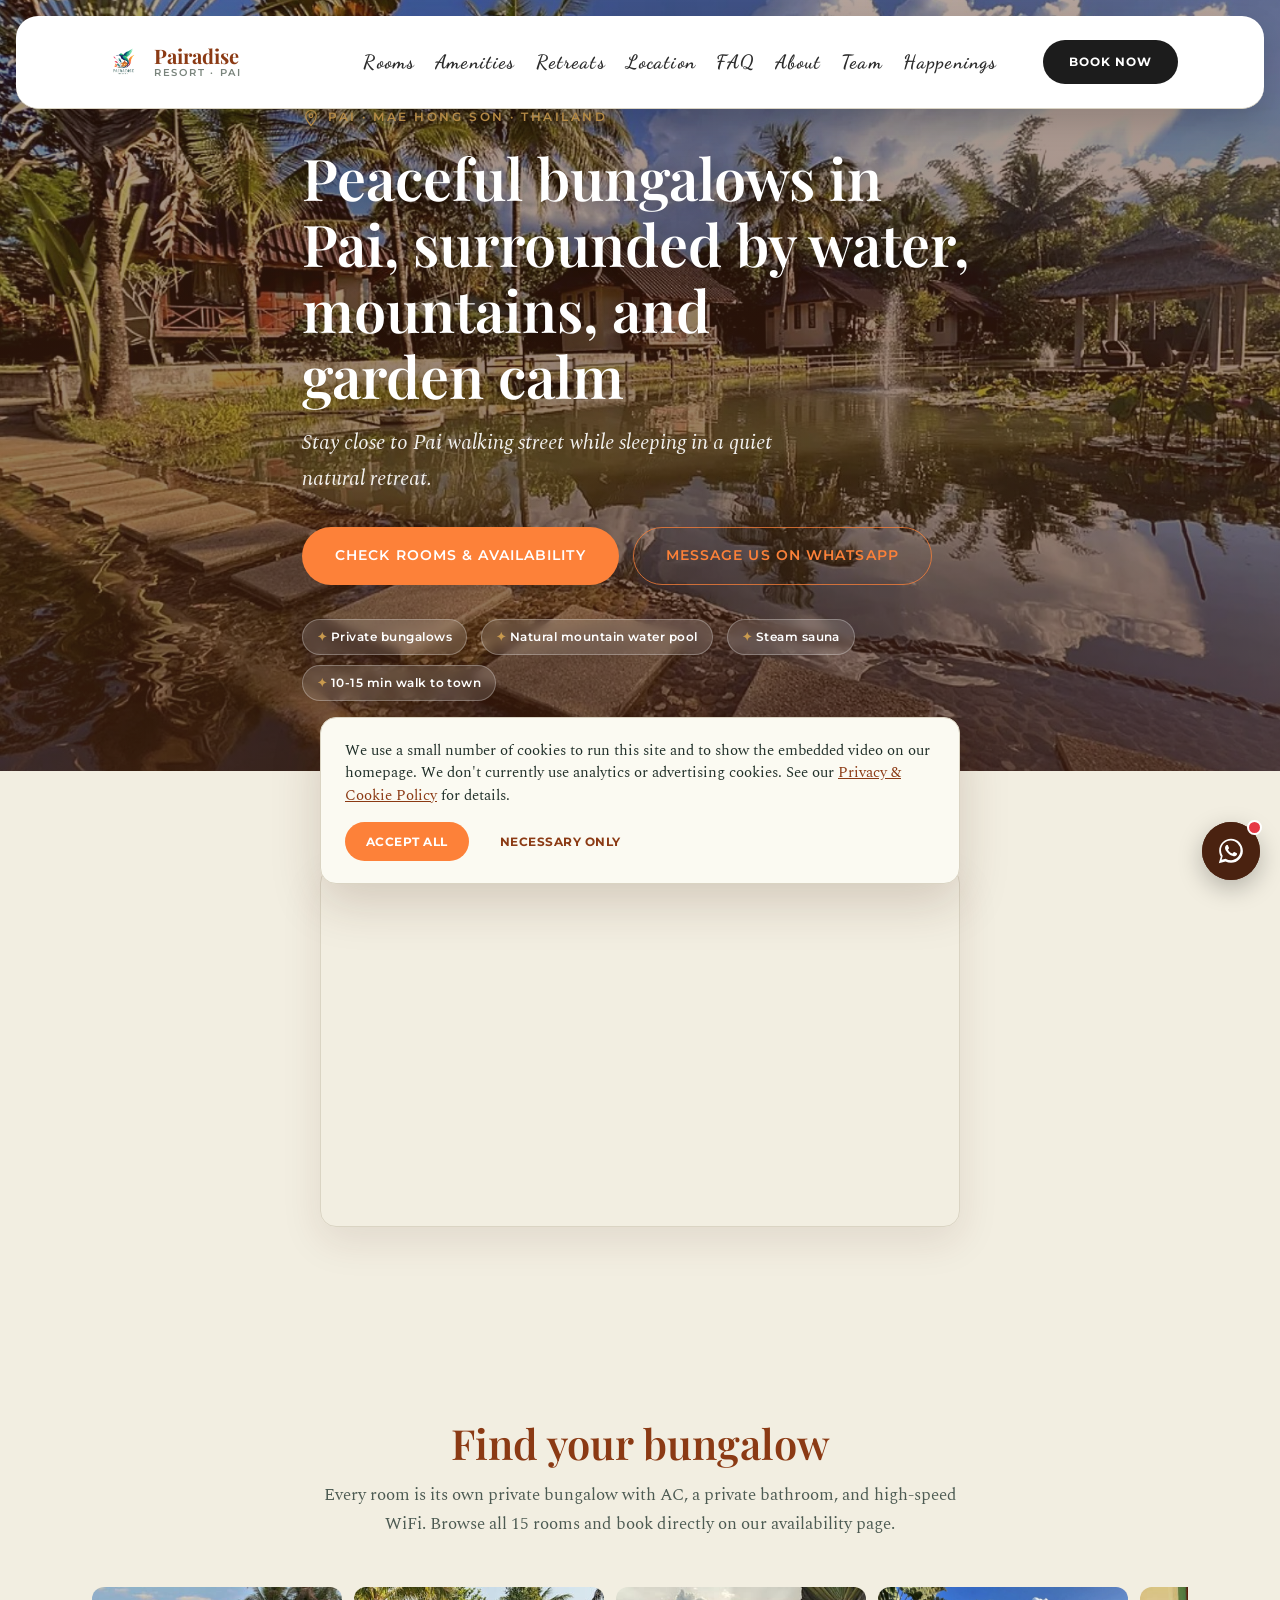
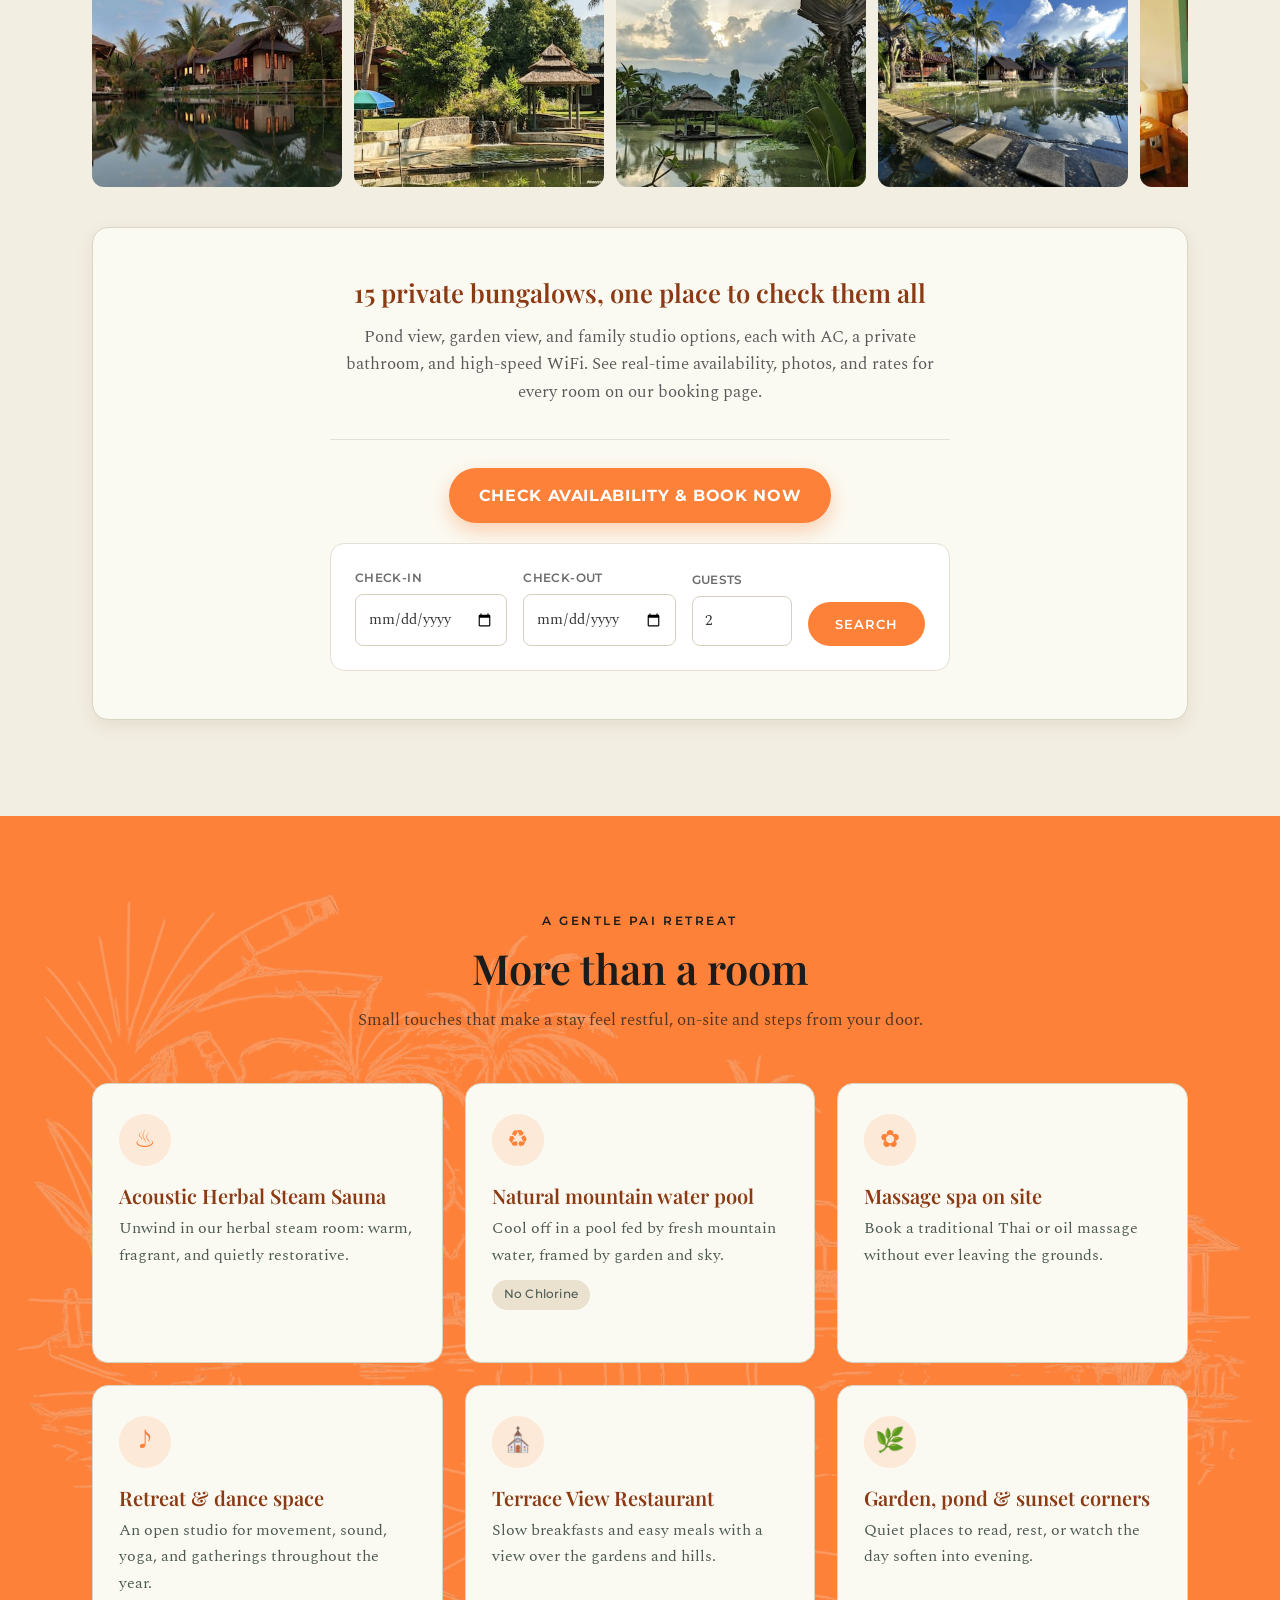
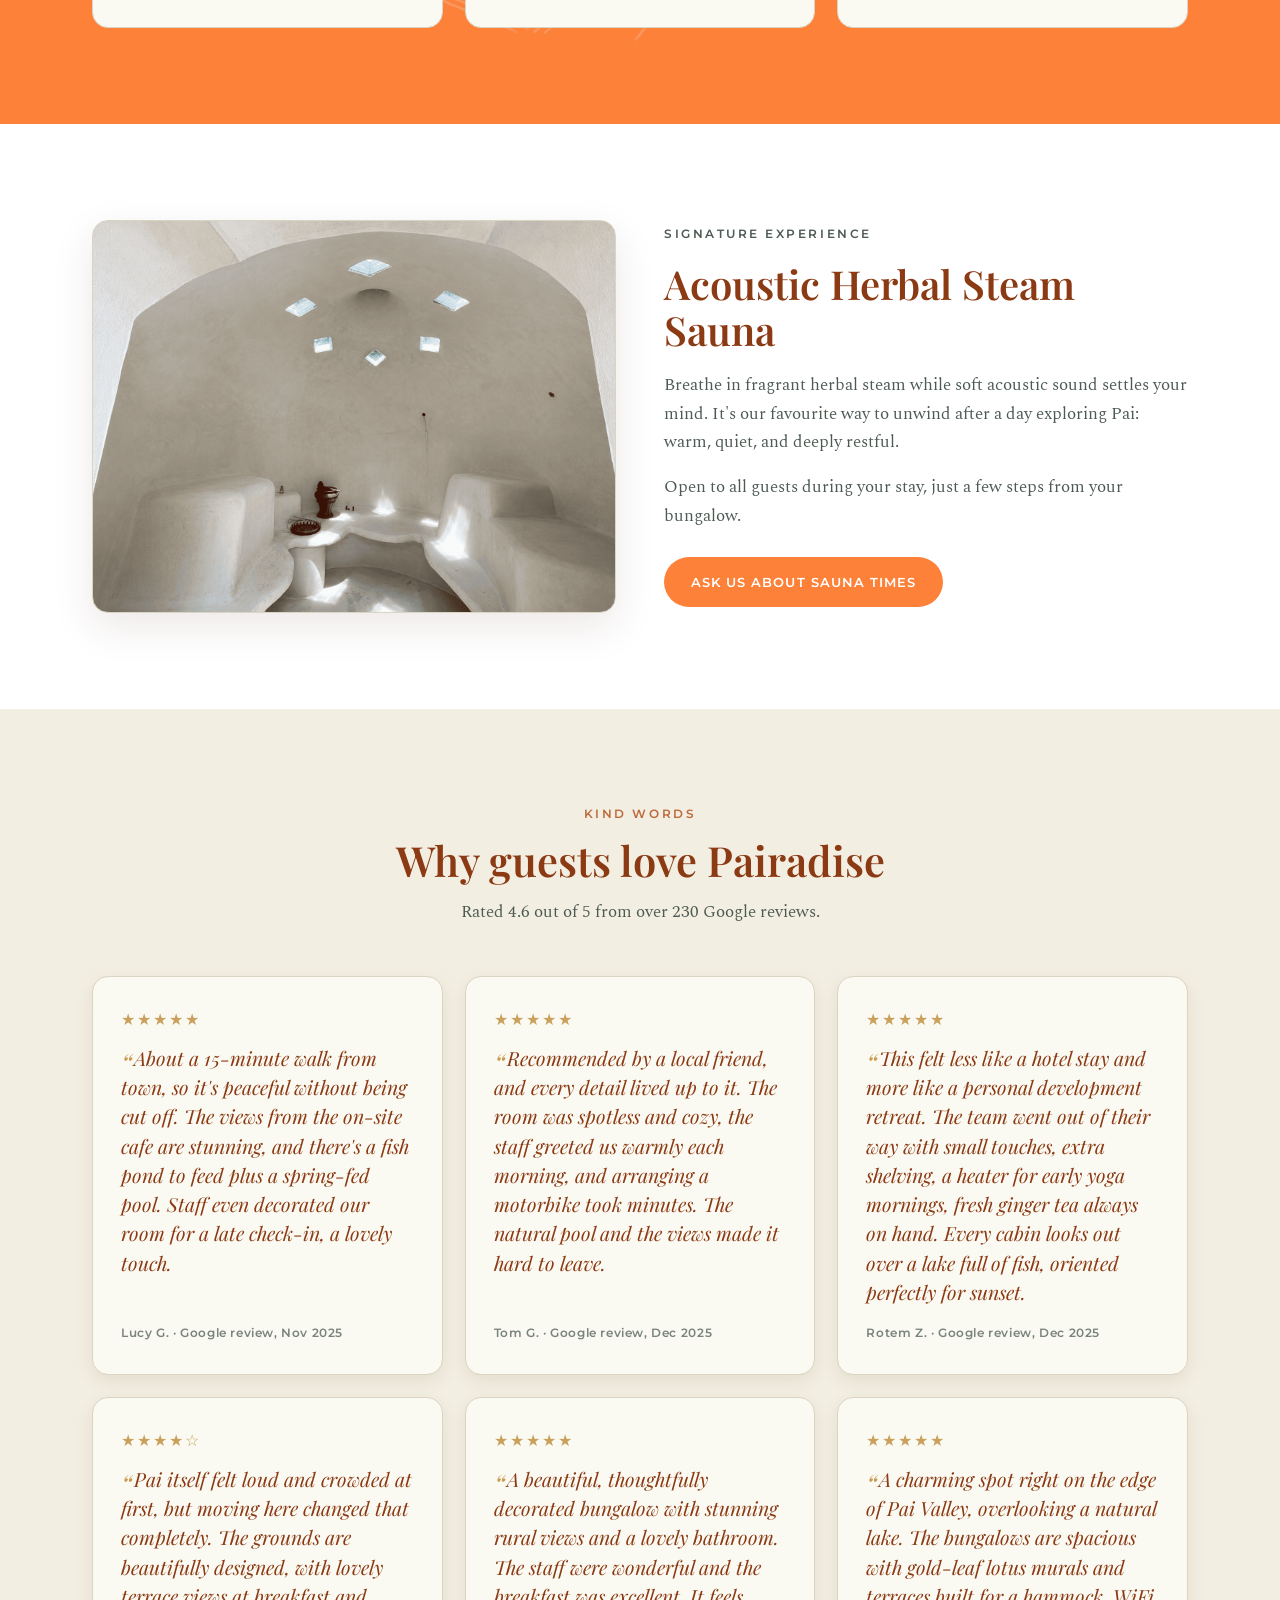
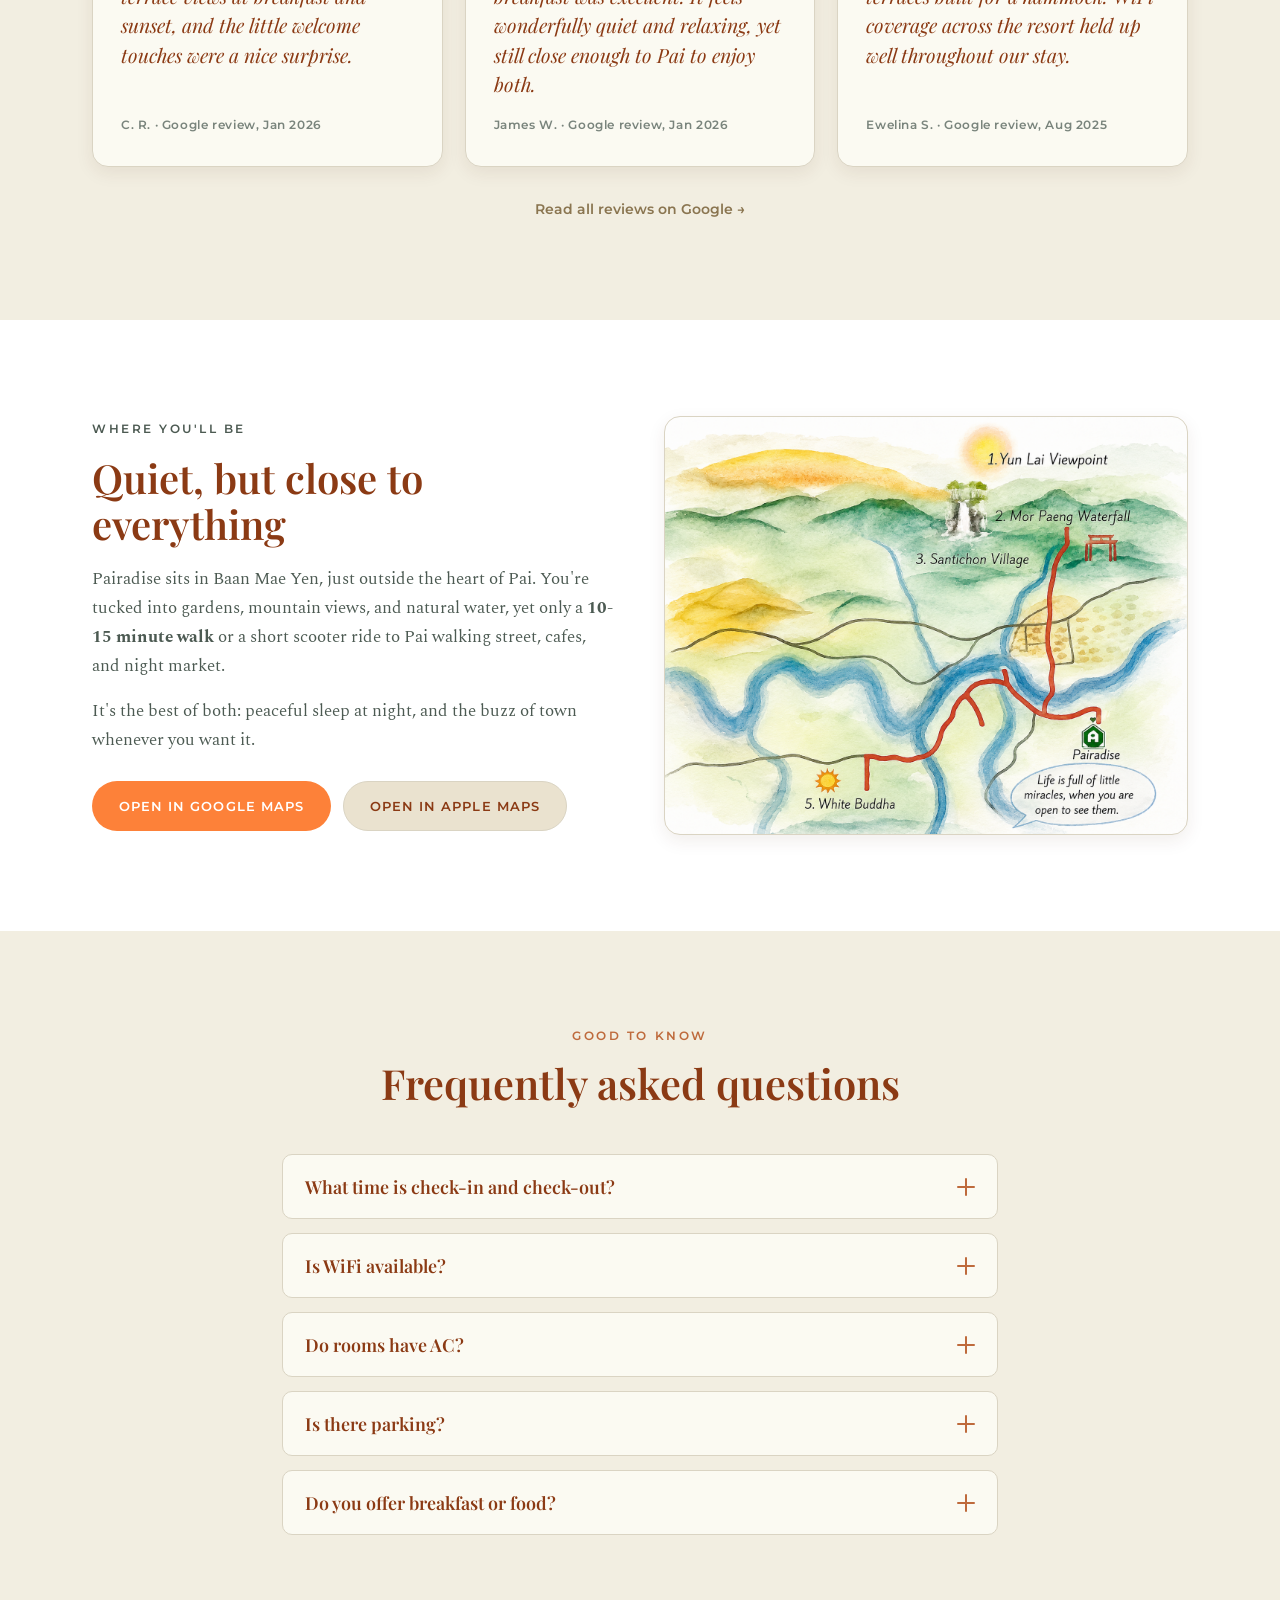
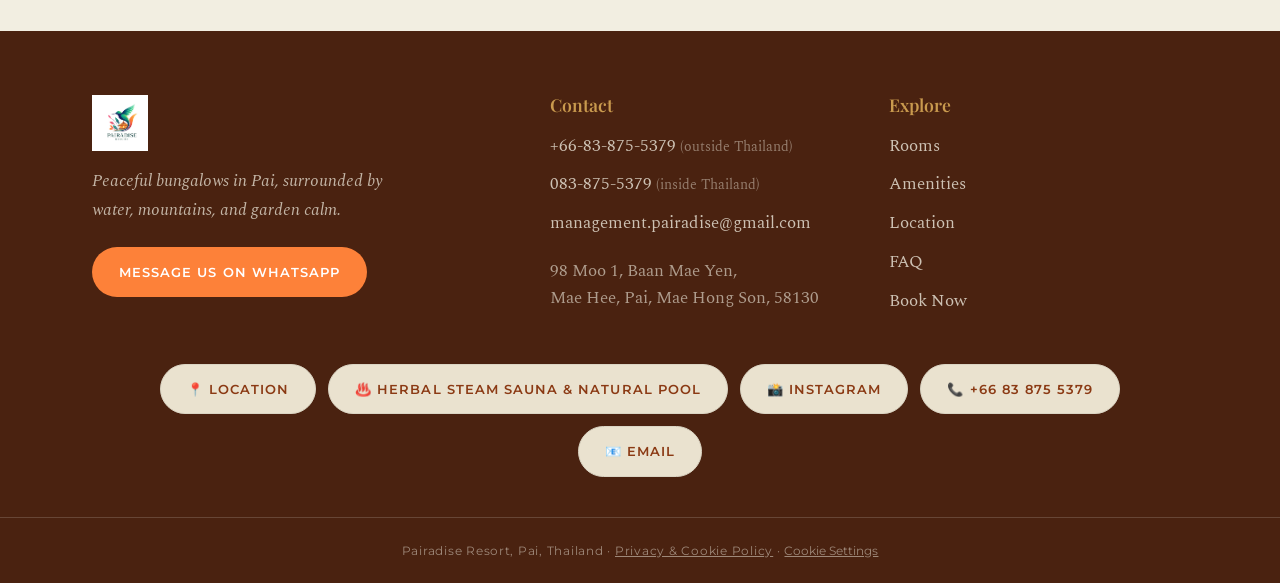
<file: index.html>
<!DOCTYPE html>
<html lang="en">
<head>
  <meta charset="UTF-8" />
  <meta name="viewport" content="width=device-width, initial-scale=1.0" />
  <title>Pairadise Resort | Peaceful Bungalows in Pai, Thailand</title>
  <meta name="description" content="Quiet, natural bungalows in Pai, Thailand, surrounded by water, mountains, and garden calm. Just a 10-15 minute walk from Pai walking street. Check rooms and book your stay." />

  <!-- ============================================================
       REPLACE: Favicon lives at assets/pairadise-logo.png
       ============================================================ -->
  <link rel="icon" type="image/png" href="assets/pairadise-logo.png" />

  <!-- Google Fonts: Playfair Display (headings), Spectral (body), Montserrat (UI), Dancing Script (header nav accent) -->
  <link rel="preconnect" href="https://fonts.googleapis.com">
  <link rel="preconnect" href="https://fonts.gstatic.com" crossorigin>
  <link href="https://fonts.googleapis.com/css2?family=Playfair+Display:ital,wght@0,500;0,600;0,700;1,500;1,600&family=Spectral:ital,wght@0,400;0,500;1,400&family=Montserrat:wght@500;600;700&family=Dancing+Script:wght@600;700&display=swap" rel="stylesheet">

  <link rel="stylesheet" href="styles.css" />

  <!-- ============================================================
       Layout rules for the Book Now card + search widget.
       These are new components not covered by styles.css, so they're
       inlined here. Feel free to move these into styles.css instead.
       ============================================================ -->
  <style>
    /* ============================================================
       HEADER REDESIGN: styled after schindlerhof.de/en's floating
       nav bar: a white rounded card that floats above the hero
       image with a small gap from the top edge, and stays pinned
       while scrolling.
       ============================================================ */
    :root {
      --header-h: 92px;
      --header-gap: 16px;
    }
    @media (max-width: 640px) {
      :root { --header-h: 78px; --header-gap: 12px; }
    }

    body {
      padding-top: calc(var(--header-h) + var(--header-gap));
    }

    .site-header {
      position: fixed;
      top: var(--header-gap);
      left: var(--header-gap);
      right: var(--header-gap);
      background: #fff;
      border-radius: 22px;
      box-shadow: 0 14px 30px rgba(0, 0, 0, 0.15);
      z-index: 1000;
    }
    .header-inner {
      display: flex;
      align-items: center;
      justify-content: space-between;
      gap: 20px;
      padding: 14px 32px;
      flex-wrap: nowrap;
    }

    .brand {
      display: flex;
      align-items: center;
      gap: 12px;
      text-decoration: none;
    }
    .brand-logo {
      height: 40px;
      width: auto;
    }

    .nav-list {
      display: flex;
      align-items: center;
      gap: 20px;
      flex-wrap: wrap;
      row-gap: 6px;
    }
    .nav-list a {
      font-family: 'Dancing Script', cursive;
      font-weight: 700;
      font-size: 1.2rem;
      color: #2b2b2b;
      text-decoration: none;
      white-space: nowrap;
      transition: color 0.2s ease;
    }
    .nav-list a:hover {
      color: #9c7c46;
    }

    .header-cta {
      background: #1c1c1c !important;
      color: #fff !important;
      font-family: 'Montserrat', sans-serif;
      font-weight: 700;
      font-size: 0.75rem;
      letter-spacing: 0.08em;
      text-transform: uppercase;
      padding: 12px 26px;
      border-radius: 999px;
      white-space: nowrap;
      border: none;
    }
    .header-cta:hover {
      background: #3a3a3a !important;
    }

    .menu-toggle .menu-bar {
      background: #2b2b2b;
    }

    /* Location pin icon next to the "Pai · Mae Hong Son · Thailand"
       eyebrow, kept as a separate element rather than inside the text. */
    .hero-location {
      display: flex;
      align-items: center;
      gap: 8px;
      margin-bottom: 16px;
    }
    .hero-location-icon {
      display: inline-flex;
      color: var(--gold);
      flex-shrink: 0;
    }
    .hero-location-icon svg {
      width: 18px;
      height: 18px;
    }
    .hero-location .hero-eyebrow {
      margin-bottom: 0;
    }

    /* Hero: pull the photo up behind the fixed header so it peeks
       through the gap and rounded corners, same effect as the
       reference site, while keeping hero text safely below the
       header height. */
    .hero {
      margin-top: calc(-1 * (var(--header-h) + var(--header-gap)));
      padding-top: calc(var(--header-h) + var(--header-gap));
    }
  </style>

  <style>
    /* ============================================================
       ROOM PHOTO GALLERY
       Desktop (>900px): a hover-activated horizontal ticker showing
       4 photos at a time out of 8, scrolling seamlessly while
       hovered and freezing when the mouse leaves. Built by duplicating
       the 8 photos once (marked with .room-photo-dup, aria-hidden) so
       the loop from image 8 back to image 1 is seamless.
       Mobile/tablet (<=900px): reverts to the original static grid,
       with the duplicated photos hidden and the animation disabled.
       ============================================================ */
    .room-photo-ticker {
      overflow: hidden;
      margin: 32px 0 40px;
    }
    .room-photo-track {
      display: flex;
      gap: 12px;
      width: max-content;
      animation: room-photo-scroll 12s linear infinite;
      animation-play-state: paused;
    }
    .room-photo-ticker:hover .room-photo-track {
      animation-play-state: running;
    }
    .room-photo {
      flex: 0 0 auto;
      width: 250px;
      height: 200px;
      object-fit: cover;
      border-radius: 12px;
      display: block;
    }
    @keyframes room-photo-scroll {
      from { transform: translateX(0); }
      to { transform: translateX(-50%); }
    }

    @media (max-width: 900px) {
      .room-photo-track {
        display: grid;
        grid-template-columns: repeat(3, 1fr);
        width: auto;
        gap: 12px;
        animation: none;
      }
      .room-photo { flex: initial; width: 100%; }
      .room-photo-dup { display: none; }
    }
    @media (max-width: 600px) {
      .room-photo-track { grid-template-columns: repeat(2, 1fr); gap: 8px; }
    }

    .review-stars {
      color: #c9a05c;
      font-size: 1rem;
      letter-spacing: 2px;
      margin-bottom: 10px;
    }
    .review-source-link {
      text-align: center;
      margin-top: 28px;
    }
    .review-source-link a {
      font-family: 'Montserrat', sans-serif;
      font-size: 0.85rem;
      font-weight: 600;
      text-decoration: none;
      color: #8a7550;
    }
    .review-source-link a:hover {
      text-decoration: underline;
    }

    .booking-cta {
      display: flex;
      flex-direction: column;
      align-items: center;
      text-align: center;
      padding: 48px 40px;
    }

    .booking-cta-text {
      max-width: 620px;
      margin: 0 auto;
    }
    .booking-cta-text h3 {
      font-family: 'Playfair Display', serif;
      font-size: 1.6rem;
      font-weight: 600;
      line-height: 1.3;
      margin: 0 0 14px;
    }
    .booking-cta-text p {
      font-family: 'Spectral', serif;
      font-size: 1.05rem;
      line-height: 1.65;
      color: #5a5a5a;
      margin: 0;
    }

    .search-widget-title-wrap {
      width: 100%;
      max-width: 620px;
      margin: 32px 0 20px;
      padding-top: 28px;
      border-top: 1px solid #e6e0d4;
      display: flex;
      justify-content: center;
    }
    .search-widget-title {
      display: inline-block;
      font-family: 'Montserrat', sans-serif;
      font-size: 1rem;
      font-weight: 700;
      letter-spacing: 0.04em;
      text-transform: uppercase;
      color: #fff;
      background: #FD8139;
      padding: 14px 30px;
      border-radius: 999px;
      box-shadow: 0 8px 20px rgba(253,129,57,0.35);
      margin: 0;
    }

    .search-widget {
      width: 100%;
      max-width: 620px;
      margin: 0 auto;
      background: #fff;
      border: 1px solid #e6e0d4;
      border-radius: 14px;
      padding: 24px;
      display: flex;
      flex-wrap: wrap;
      align-items: flex-end;
      justify-content: center;
      gap: 16px;
    }
    .search-field {
      display: flex;
      flex-direction: column;
      gap: 6px;
      flex: 1 1 150px;
      text-align: left;
    }
    .search-field-guests {
      flex: 0 1 100px;
    }
    .search-field label {
      font-family: 'Montserrat', sans-serif;
      font-size: 0.75rem;
      font-weight: 600;
      letter-spacing: 0.03em;
      text-transform: uppercase;
      color: #6b6b6b;
    }
    .search-field input {
      padding: 11px 12px;
      border: 1px solid #d7d0c0;
      border-radius: 8px;
      background: #fff;
      font: inherit;
      font-size: 0.95rem;
      color: #333;
      width: 100%;
      box-sizing: border-box;
    }
    .search-field input:focus {
      outline: none;
      border-color: #8a7550;
      box-shadow: 0 0 0 3px rgba(138, 117, 80, 0.15);
    }
    .search-submit {
      flex: 1 1 100%;
      max-width: 200px;
      margin: 0 auto;
    }

    @media (min-width: 601px) {
      .search-submit {
        flex: 0 0 auto;
        margin: 0;
      }
    }
    @media (max-width: 600px) {
      .booking-cta { padding: 32px 20px; }
      .search-widget { padding: 20px; }
    }
  </style>
  <!-- ============================================================
       STRUCTURED DATA (JSON-LD)
       Purely for search engines and AI systems, no visual footprint.
       Schema.org "Resort" (a LodgingBusiness subtype). REPLACE:
       priceRange below with real nightly rates once available,
       currently left as a placeholder on purpose rather than guessed.
       ============================================================ -->
  <script type="application/ld+json">
  {
    "@context": "https://schema.org",
    "@type": "Resort",
    "name": "Pairadise Resort",
    "alternateName": "Pairadise",
    "description": "A quiet, garden-and-pond bungalow resort in Pai, Mae Hong Son, Thailand, a 10-15 minute walk from Pai's walking street, cafes, and night market. Private bungalows with air conditioning, private bathrooms, and free high-speed WiFi, alongside a natural spring-fed swimming pool, a herbal steam sauna, and an on-site restaurant.",
    "url": "https://pairadise-resort.github.io/pairadise-website/index.html",
    "image": [
      "https://pairadise-resort.github.io/pairadise-website/assets/hero.jpg",
      "https://pairadise-resort.github.io/pairadise-website/assets/pairadise-logo.png"
    ],
    "logo": "https://pairadise-resort.github.io/pairadise-website/assets/pairadise-logo.png",
    "telephone": "+66-83-875-5379",
    "email": "management.pairadise@gmail.com",
    "address": {
      "@type": "PostalAddress",
      "streetAddress": "98 Moo 1, Baan Mae Yen",
      "addressLocality": "Pai",
      "addressRegion": "Mae Hong Son",
      "postalCode": "58130",
      "addressCountry": "TH"
    },
    "geo": {
      "@type": "GeoCoordinates",
      "latitude": 19.3590848,
      "longitude": 98.4486576
    },
    "priceRange": "฿1,200-3,500 THB",
    "checkinTime": "14:00",
    "checkoutTime": "11:00",
    "petsAllowed": false,
    "aggregateRating": {
      "@type": "AggregateRating",
      "ratingValue": "4.6",
      "reviewCount": "230",
      "bestRating": "5",
      "worstRating": "1"
    },
    "amenityFeature": [
      { "@type": "LocationFeatureSpecification", "name": "Air conditioning", "value": true },
      { "@type": "LocationFeatureSpecification", "name": "Private bathroom", "value": true },
      { "@type": "LocationFeatureSpecification", "name": "Free high-speed WiFi", "value": true },
      { "@type": "LocationFeatureSpecification", "name": "Natural spring-fed swimming pool", "value": true },
      { "@type": "LocationFeatureSpecification", "name": "Herbal steam sauna", "value": true },
      { "@type": "LocationFeatureSpecification", "name": "On-site restaurant", "value": true },
      { "@type": "LocationFeatureSpecification", "name": "Free on-site parking", "value": true },
      { "@type": "LocationFeatureSpecification", "name": "Private bungalow accommodations", "value": true }
    ],
    "sameAs": [
      "https://www.instagram.com/pairadise.resort/",
      "https://pairadise.lodgify.com"
    ],
    "hasMap": "https://maps.google.com/?q=Pairadise+Resort+Pai"
  }
  </script>
</head>
<body>

  <!-- Skip link for keyboard / screen-reader users -->
  <a class="skip-link" href="#rooms">Skip to rooms</a>

  <!-- ============================================================
       1. STICKY HEADER
       ============================================================ -->
  <header class="site-header" id="top">
    <div class="container header-inner">
      <a class="brand" href="#top" aria-label="Pairadise Resort home">
        <!-- REPLACE: brand logo at assets/pairadise-logo.png -->
        <img src="assets/pairadise-logo.png" alt="Pairadise Resort" class="brand-logo" />
        <span class="brand-name">Pairadise<span class="brand-sub">Resort &middot; Pai</span></span>
      </a>

      <nav class="nav" id="nav" aria-label="Primary">
        <ul class="nav-list">
          <li><a href="#rooms">Rooms</a></li>
          <li><a href="#amenities">Amenities</a></li>
          <li><a href="register-interest.html">Retreats</a></li>
          <li><a href="#location">Location</a></li>
          <li><a href="#faq">FAQ</a></li>
          <li><a href="about.html">About</a></li>
          <li><a href="team.html">Team</a></li>
          <li><a href="happenings.html">Happenings</a></li>
        </ul>
      </nav>

      <!-- REPLACE: booking link → currently Lodgify -->
      <a class="btn btn-primary header-cta" href="#book-now">Book Now</a>

      <button class="menu-toggle" id="menuToggle" aria-label="Open menu" aria-expanded="false" aria-controls="nav">
        <span class="menu-bar"></span>
        <span class="menu-bar"></span>
        <span class="menu-bar"></span>
      </button>
    </div>
  </header>

  <main>

    <!-- ============================================================
         2. HERO
         ============================================================ -->
    <section class="hero">
      <!-- REPLACE: hero background image at assets/hero.jpg -->
      <div class="hero-bg" role="img" aria-label="Pairadise Resort gardens and bungalows in Pai"></div>
      <div class="hero-overlay"></div>
      <div class="container hero-content">
        <div class="hero-location">
          <span class="hero-location-icon" aria-hidden="true">
            <svg viewBox="0 0 24 24" fill="none" xmlns="http://www.w3.org/2000/svg">
              <path d="M12 22s7-7.58 7-13A7 7 0 0 0 5 9c0 5.42 7 13 7 13Z" stroke="currentColor" stroke-width="1.6" stroke-linejoin="round"/>
              <circle cx="12" cy="9" r="2.4" stroke="currentColor" stroke-width="1.6"/>
            </svg>
          </span>
          <p class="eyebrow hero-eyebrow">Pai &middot; Mae Hong Son &middot; Thailand</p>
        </div>
        <h1>Peaceful bungalows in Pai, surrounded by water, mountains, and garden&nbsp;calm</h1>
        <p class="hero-sub">Stay close to Pai walking street while sleeping in a quiet natural&nbsp;retreat.</p>

        <div class="hero-actions">
          <a class="btn btn-primary btn-lg" href="#rooms">Check Rooms &amp; Availability</a>
          <!-- REPLACE: WhatsApp number in link below (wa.me/<number>) -->
          <a class="btn btn-ghost btn-lg" href="https://wa.me/66838755379" target="_blank" rel="noopener noreferrer">
            Message us on WhatsApp
          </a>
        </div>

        <ul class="trust-notes" aria-label="What makes Pairadise special">
          <li>Private bungalows</li>
          <li>Natural mountain water pool</li>
          <li>Steam sauna</li>
          <li>10-15 min walk to town</li>
        </ul>
      </div>
    </section>

    <!-- ============================================================
         2b. VIDEO
         ============================================================ -->
    <section class="section hero-video-section">
      <div class="container">
        <!-- REPLACE: YouTube video: swap the embed ID (JH7DWVd5GgA) and start time (start=37) to change the clip -->
        <div class="hero-video">
          <iframe
            src="https://www.youtube.com/embed/JH7DWVd5GgA?start=37"
            title="Pairadise Resort, Pai"
            loading="lazy"
            allow="accelerometer; autoplay; clipboard-write; encrypted-media; gyroscope; picture-in-picture; web-share"
            referrerpolicy="strict-origin-when-cross-origin"
            allowfullscreen></iframe>
        </div>
      </div>
    </section>

    <!-- ============================================================
         3. QUICK ROOM FINDER
         ============================================================ -->
    <section class="section" id="rooms">
      <div class="container">
        <div class="section-head">
          <h2>Find your bungalow</h2>
          <p class="section-lede">Every room is its own private bungalow with AC, a private bathroom, and high-speed WiFi. Browse all 15 rooms and book directly on our availability page.</p>
        </div>

        <!-- ============================================================
             ROOM PHOTO GALLERY
             Desktop: hover to scroll sideways through all 8 photos,
             4 visible at a time, like a ticker. Stops when the mouse
             leaves. Mobile/tablet: plain static grid (see CSS), no
             scrolling.
             The .room-photo-dup images are an exact repeat of the 8
             above them, used only to make the desktop loop seamless.
             They're hidden on mobile and hidden from screen readers.
             Uses the existing assets/room-01.jpg .. room-16.jpg files
             (unit 13 skipped, same as the original room listing).
             Swap any src to feature different units or photos.
             ============================================================ -->
        <div class="room-photo-ticker">
          <div class="room-photo-track">
            <img class="room-photo" src="assets/room-01.jpg" alt="Pond View Superior bungalow at Pairadise Resort" loading="lazy" />
            <img class="room-photo" src="assets/room-07.jpg" alt="Garden View Superior bungalow at Pairadise Resort" loading="lazy" />
            <img class="room-photo" src="assets/room-09.jpg" alt="Garden View Superior LUX bungalow at Pairadise Resort" loading="lazy" />
            <img class="room-photo" src="assets/room-10.jpg" alt="Pond and garden view at Pairadise Resort" loading="lazy" />
            <img class="room-photo" src="assets/room-11.jpg" alt="Pond View Superior LUX bungalow at Pairadise Resort" loading="lazy" />
            <img class="room-photo" src="assets/room-06.jpg" alt="Pond View Superior bungalow interior at Pairadise Resort" loading="lazy" />
            <img class="room-photo" src="assets/room-16.jpg" alt="Pond View Superior LUX bungalow at Pairadise Resort" loading="lazy" />
            <img class="room-photo" src="assets/room-08.jpg" alt="Garden View Superior bungalow at Pairadise Resort" loading="lazy" />
            <img class="room-photo room-photo-dup" src="assets/room-01.jpg" alt="" aria-hidden="true" loading="lazy" />
            <img class="room-photo room-photo-dup" src="assets/room-07.jpg" alt="" aria-hidden="true" loading="lazy" />
            <img class="room-photo room-photo-dup" src="assets/room-09.jpg" alt="" aria-hidden="true" loading="lazy" />
            <img class="room-photo room-photo-dup" src="assets/room-10.jpg" alt="" aria-hidden="true" loading="lazy" />
            <img class="room-photo room-photo-dup" src="assets/room-11.jpg" alt="" aria-hidden="true" loading="lazy" />
            <img class="room-photo room-photo-dup" src="assets/room-06.jpg" alt="" aria-hidden="true" loading="lazy" />
            <img class="room-photo room-photo-dup" src="assets/room-16.jpg" alt="" aria-hidden="true" loading="lazy" />
            <img class="room-photo room-photo-dup" src="assets/room-08.jpg" alt="" aria-hidden="true" loading="lazy" />
          </div>
        </div>

        <!-- ============================================================
             BOOK NOW CARD: replaces individual room cards.
             All rooms/availability are handled on Lodgify.
             REPLACE: booking link inside the search form action below,
             if the Lodgify URL ever changes.
             ============================================================ -->
        <div class="card booking-cta" id="book-now">
          <div class="booking-cta-text">
            <h3>15 private bungalows, one place to check them all</h3>
            <p>Pond view, garden view, and family studio options, each with AC, a private bathroom, and high-speed WiFi. See real-time availability, photos, and rates for every room on our booking page.</p>
          </div>

          <div class="search-widget-title-wrap">
            <p class="search-widget-title">Check Availability &amp; Book Now</p>
          </div>

          <!-- ============================================================
               AVAILABILITY SEARCH WIDGET
               Submits guests straight to the Lodgify all-properties search
               (confirmed working: adults/children/infants/pets params match
               pairadise.lodgify.com's own search results URL).
               NOTE: Lodgify's date picker on their all-properties page runs
               as a client-side app, so check-in/check-out here are passed
               along but may not pre-fill the date fields on their end. For
               a fully native, pixel-matched widget with working date
               filtering, generate the official embed snippet from your
               Lodgify dashboard: Websites -> Add To Website -> Search Box,
               and swap it in for the form block below.
               ============================================================ -->
          <form class="search-widget" action="https://pairadise.lodgify.com/en/all-properties/" method="get" target="_blank" aria-label="Search availability">
            <div class="search-field">
              <label for="search-checkin">Check-in</label>
              <input type="date" id="search-checkin" name="checkin" />
            </div>
            <div class="search-field">
              <label for="search-checkout">Check-out</label>
              <input type="date" id="search-checkout" name="checkout" />
            </div>
            <div class="search-field search-field-guests">
              <label for="search-guests">Guests</label>
              <input type="number" id="search-guests" name="adults" min="1" max="8" value="2" />
            </div>
            <input type="hidden" name="children" value="0" />
            <input type="hidden" name="infants" value="0" />
            <input type="hidden" name="pets" value="0" />
            <button type="submit" class="btn btn-primary search-submit">Search</button>
          </form>
        </div>
      </div>
    </section>

    <!-- ============================================================
         4. AMENITIES
         ============================================================ -->
    <section class="section section-forest" id="amenities">
      <div class="container">
        <div class="section-head">
          <p class="eyebrow eyebrow-gold">A gentle Pai retreat</p>
          <h2>More than a room</h2>
          <p class="section-lede section-lede-light">Small touches that make a stay feel restful, on-site and steps from your door.</p>
        </div>

        <div class="amenity-grid">
          <article class="amenity-card">
            <span class="amenity-icon" aria-hidden="true">&#9832;</span>
            <h3>Acoustic Herbal Steam Sauna</h3>
            <p>Unwind in our herbal steam room: warm, fragrant, and quietly restorative.</p>
          </article>
          <article class="amenity-card">
            <span class="amenity-icon" aria-hidden="true">&#9851;</span>
            <h3>Natural mountain water pool</h3>
            <p>Cool off in a pool fed by fresh mountain water, framed by garden and sky.</p>
            <ul class="chips" style="margin-top:12px;"><li>No Chlorine</li></ul>
          </article>
          <article class="amenity-card">
            <span class="amenity-icon" aria-hidden="true">&#10047;</span>
            <h3>Massage spa on site</h3>
            <p>Book a traditional Thai or oil massage without ever leaving the grounds.</p>
          </article>
          <article class="amenity-card">
            <span class="amenity-icon" aria-hidden="true">&#9834;</span>
            <h3>Retreat &amp; dance space</h3>
            <p>An open studio for movement, sound, yoga, and gatherings throughout the year.</p>
          </article>
          <article class="amenity-card">
            <span class="amenity-icon" aria-hidden="true">&#9962;</span>
            <h3>Terrace View Restaurant</h3>
            <p>Slow breakfasts and easy meals with a view over the gardens and hills.</p>
          </article>
          <article class="amenity-card">
            <span class="amenity-icon" aria-hidden="true">&#127807;</span>
            <h3>Garden, pond &amp; sunset corners</h3>
            <p>Quiet places to read, rest, or watch the day soften into evening.</p>
          </article>
        </div>
      </div>
    </section>

    <!-- ============================================================
         FEATURE STRIP: Steam Sauna
         ============================================================ -->
    <section class="section section-sand feature-strip" id="sauna" aria-labelledby="sauna-title">
      <div class="container feature-inner">
        <!-- REPLACE: assets/sauna.jpg -->
        <div class="feature-img" style="background-image:url('assets/sauna.jpg')" role="img" aria-label="Acoustic Herbal Steam Sauna at Pairadise Resort"></div>
        <div class="feature-text">
          <p class="eyebrow">Signature experience</p>
          <h2 id="sauna-title">Acoustic Herbal Steam Sauna</h2>
          <p>Breathe in fragrant herbal steam while soft acoustic sound settles your mind. It's our favourite way to unwind after a day exploring Pai: warm, quiet, and deeply restful.</p>
          <p>Open to all guests during your stay, just a few steps from your bungalow.</p>
          <!-- REPLACE: WhatsApp number -->
          <a class="btn btn-primary" href="https://wa.me/66838755379" target="_blank" rel="noopener noreferrer">Ask us about sauna times</a>
        </div>
      </div>
    </section>

    <!-- ============================================================
         5. WHY GUESTS LOVE PAIRADISE (reviews)
         ============================================================ -->
    <section class="section" id="reviews">
      <div class="container">
        <div class="section-head">
          <p class="eyebrow">Kind words</p>
          <h2>Why guests love Pairadise</h2>
          <p class="section-lede">Rated 4.6 out of 5 from over 230 Google reviews.</p>
        </div>

        <div class="review-grid">
          <figure class="card review-card">
            <div class="review-stars" aria-label="5 out of 5 stars">&#9733;&#9733;&#9733;&#9733;&#9733;</div>
            <blockquote>About a 15-minute walk from town, so it's peaceful without being cut off. The views from the on-site cafe are stunning, and there's a fish pond to feed plus a spring-fed pool. Staff even decorated our room for a late check-in, a lovely touch.</blockquote>
            <figcaption>Lucy G. &middot; Google review, Nov 2025</figcaption>
          </figure>
          <figure class="card review-card">
            <div class="review-stars" aria-label="5 out of 5 stars">&#9733;&#9733;&#9733;&#9733;&#9733;</div>
            <blockquote>Recommended by a local friend, and every detail lived up to it. The room was spotless and cozy, the staff greeted us warmly each morning, and arranging a motorbike took minutes. The natural pool and the views made it hard to leave.</blockquote>
            <figcaption>Tom G. &middot; Google review, Dec 2025</figcaption>
          </figure>
          <figure class="card review-card">
            <div class="review-stars" aria-label="5 out of 5 stars">&#9733;&#9733;&#9733;&#9733;&#9733;</div>
            <blockquote>This felt less like a hotel stay and more like a personal development retreat. The team went out of their way with small touches, extra shelving, a heater for early yoga mornings, fresh ginger tea always on hand. Every cabin looks out over a lake full of fish, oriented perfectly for sunset.</blockquote>
            <figcaption>Rotem Z. &middot; Google review, Dec 2025</figcaption>
          </figure>
          <figure class="card review-card">
            <div class="review-stars" aria-label="4 out of 5 stars">&#9733;&#9733;&#9733;&#9733;&#9734;</div>
            <blockquote>Pai itself felt loud and crowded at first, but moving here changed that completely. The grounds are beautifully designed, with lovely terrace views at breakfast and sunset, and the little welcome touches were a nice surprise.</blockquote>
            <figcaption>C. R. &middot; Google review, Jan 2026</figcaption>
          </figure>
          <figure class="card review-card">
            <div class="review-stars" aria-label="5 out of 5 stars">&#9733;&#9733;&#9733;&#9733;&#9733;</div>
            <blockquote>A beautiful, thoughtfully decorated bungalow with stunning rural views and a lovely bathroom. The staff were wonderful and the breakfast was excellent. It feels wonderfully quiet and relaxing, yet still close enough to Pai to enjoy both.</blockquote>
            <figcaption>James W. &middot; Google review, Jan 2026</figcaption>
          </figure>
          <figure class="card review-card">
            <div class="review-stars" aria-label="5 out of 5 stars">&#9733;&#9733;&#9733;&#9733;&#9733;</div>
            <blockquote>A charming spot right on the edge of Pai Valley, overlooking a natural lake. The bungalows are spacious with gold-leaf lotus murals and terraces built for a hammock. WiFi coverage across the resort held up well throughout our stay.</blockquote>
            <figcaption>Ewelina S. &middot; Google review, Aug 2025</figcaption>
          </figure>
        </div>

        <p class="review-source-link">
          <a href="https://www.google.com/maps/place/@19.359085,98.448658,17z/data=!4m10!3m9!1s0x30da803034c4b1a5:0xb52c983ed6b964e!5m2!4m1!1i2!8m2!3d19.359085!4d98.448658!9m1!1b1" target="_blank" rel="noopener noreferrer">Read all reviews on Google &rarr;</a>
        </p>
      </div>
    </section>

    <!-- ============================================================
         6. LOCATION
         ============================================================ -->
    <section class="section section-sand" id="location">
      <div class="container location-inner">
        <div class="location-text">
          <p class="eyebrow">Where you'll be</p>
          <h2>Quiet, but close to everything</h2>
          <p>Pairadise sits in Baan Mae Yen, just outside the heart of Pai. You're tucked into gardens, mountain views, and natural water, yet only a <strong>10-15 minute walk</strong> or a short scooter ride to Pai walking street, cafes, and night market.</p>
          <p>It's the best of both: peaceful sleep at night, and the buzz of town whenever you want it.</p>
          <div class="location-actions">
            <!-- REPLACE: Google Maps link with your resort's place URL -->
            <a class="btn btn-primary" href="https://maps.google.com/?q=Pairadise+Resort+Pai" target="_blank" rel="noopener noreferrer">Open in Google Maps</a>
            <!-- REPLACE: Apple Maps link with your resort's place URL -->
            <a class="btn btn-soft" href="https://maps.apple.com/?q=Pairadise+Resort+Pai" target="_blank" rel="noopener noreferrer">Open in Apple Maps</a>
          </div>
        </div>
        <!-- REPLACE: assets/pai-map.png (illustrated map of Pai landmarks) -->
        <div class="location-img" style="background-image:url('assets/pai-map.png')" role="img" aria-label="Illustrated map of Pai showing Pairadise Resort alongside nearby landmarks: Yun Lai Viewpoint, Mor Paeng Waterfall, Santichon Village, and the White Buddha"></div>
      </div>
    </section>

    <!-- ============================================================
         7. FAQ PREVIEW (accordion)
         ============================================================ -->
    <section class="section" id="faq">
      <div class="container container-narrow">
        <div class="section-head">
          <p class="eyebrow">Good to know</p>
          <h2>Frequently asked questions</h2>
        </div>

        <div class="faq-list">
          <div class="faq-item">
            <button class="faq-question" aria-expanded="false">
              <span>What time is check-in and check-out?</span>
              <span class="faq-icon" aria-hidden="true"></span>
            </button>
            <div class="faq-answer">
              <p>Check-in is from 2:00 PM and check-out is by 11:00 AM. Early check-in or late check-out may be possible on request. Just message us.</p>
            </div>
          </div>

          <div class="faq-item">
            <button class="faq-question" aria-expanded="false">
              <span>Is WiFi available?</span>
              <span class="faq-icon" aria-hidden="true"></span>
            </button>
            <div class="faq-answer">
              <p>Yes, high-speed WiFi is included free in every room and across the resort grounds.</p>
            </div>
          </div>

          <div class="faq-item">
            <button class="faq-question" aria-expanded="false">
              <span>Do rooms have AC?</span>
              <span class="faq-icon" aria-hidden="true"></span>
            </button>
            <div class="faq-answer">
              <p>Yes. Every bungalow and room has air conditioning, along with a private bathroom.</p>
            </div>
          </div>

          <div class="faq-item">
            <button class="faq-question" aria-expanded="false">
              <span>Is there parking?</span>
              <span class="faq-icon" aria-hidden="true"></span>
            </button>
            <div class="faq-answer">
              <p>Yes, free on-site parking is available for cars and scooters.</p>
            </div>
          </div>

          <div class="faq-item">
            <button class="faq-question" aria-expanded="false">
              <span>Do you offer breakfast or food?</span>
              <span class="faq-icon" aria-hidden="true"></span>
            </button>
            <div class="faq-answer">
              <p>Our Terrace View Restaurant serves breakfast and light meals with a view over the gardens. There are also many cafes and restaurants a short walk away in Pai.</p>
            </div>
          </div>
        </div>
      </div>
    </section>

  </main>

  <!-- ============================================================
       8. FOOTER / CONTACT
       ============================================================ -->
  <footer class="site-footer" id="contact">
    <div class="container footer-inner">

      <div class="footer-brand">
        <img src="assets/pairadise-logo.png" alt="Pairadise Resort" class="footer-logo" />
        <p class="footer-tag">Peaceful bungalows in Pai, surrounded by water, mountains, and garden calm.</p>
        <!-- REPLACE: WhatsApp number -->
        <a class="btn btn-primary" href="https://wa.me/66838755379" target="_blank" rel="noopener noreferrer">Message us on WhatsApp</a>
      </div>

      <div class="footer-col">
        <h3>Contact</h3>
        <ul class="footer-contact">
          <li><a href="tel:+66838755379">+66-83-875-5379</a> <span class="muted">(outside Thailand)</span></li>
          <li><a href="tel:0838755379">083-875-5379</a> <span class="muted">(inside Thailand)</span></li>
          <li><a href="mailto:management.pairadise@gmail.com">management.pairadise@gmail.com</a></li>
        </ul>
        <address class="footer-address">
          98 Moo 1, Baan Mae Yen,<br />
          Mae Hee, Pai, Mae Hong Son, 58130
        </address>
      </div>

      <div class="footer-col">
        <h3>Explore</h3>
        <ul class="footer-nav">
          <li><a href="#rooms">Rooms</a></li>
          <li><a href="#amenities">Amenities</a></li>
          <li><a href="#location">Location</a></li>
          <li><a href="#faq">FAQ</a></li>
          <!-- REPLACE: booking link → Lodgify -->
          <li><a href="https://pairadise.lodgify.com" target="_blank" rel="noopener noreferrer">Book Now</a></li>
        </ul>
      </div>

    </div>

    <div class="container footer-links">
      <a class="btn btn-soft" href="https://maps.app.goo.gl/sPkQn3jfHHbMvxtm8" target="_blank" rel="noopener noreferrer">📍 Location</a>
      <a class="btn btn-soft" href="https://maps.app.goo.gl/kFynA8NW3NiVCLh39" target="_blank" rel="noopener noreferrer">♨️ Herbal Steam Sauna &amp; Natural Pool</a>
      <a class="btn btn-soft" href="https://www.instagram.com/pairadise.resort/" target="_blank" rel="noopener noreferrer">📸 Instagram</a>
      <a class="btn btn-soft" href="tel:+66838755379">📞 +66 83 875 5379</a>
      <a class="btn btn-soft" href="mailto:management@hummingbirdhabit.com">📧 Email</a>
    </div>

    <div class="footer-bar">
      <p>Pairadise Resort, Pai, Thailand &middot; <a href="privacy-policy.html" style="color:inherit;text-decoration:underline;">Privacy &amp; Cookie Policy</a> &middot; <button type="button" onclick="PairadiseCookieConsent.open()" style="background:none;border:none;color:inherit;text-decoration:underline;cursor:pointer;font:inherit;padding:0;">Cookie Settings</button></p>
    </div>
  </footer>

  <script src="script.js"></script>
  <script src="cookie-consent.js" defer></script>
  <script src="whatsapp-widget.js" defer></script>
</body>
</html>
</file>
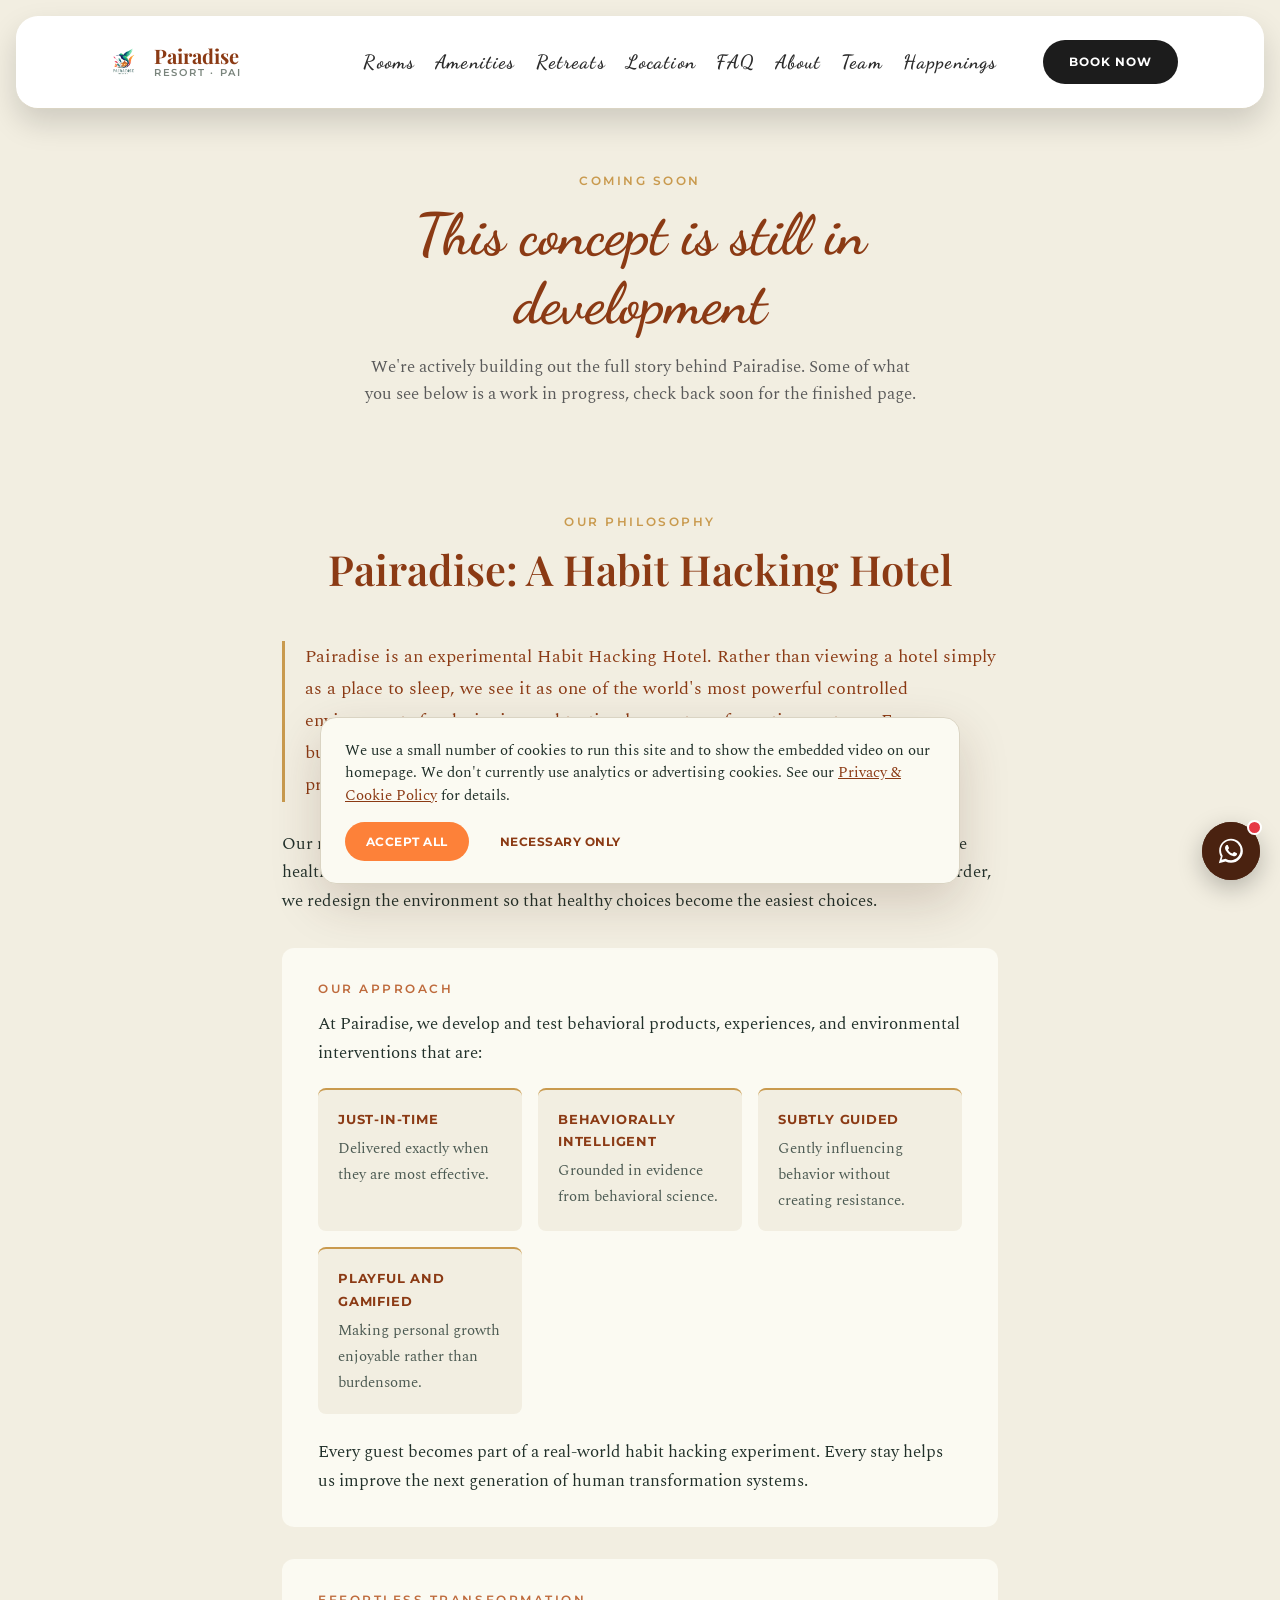
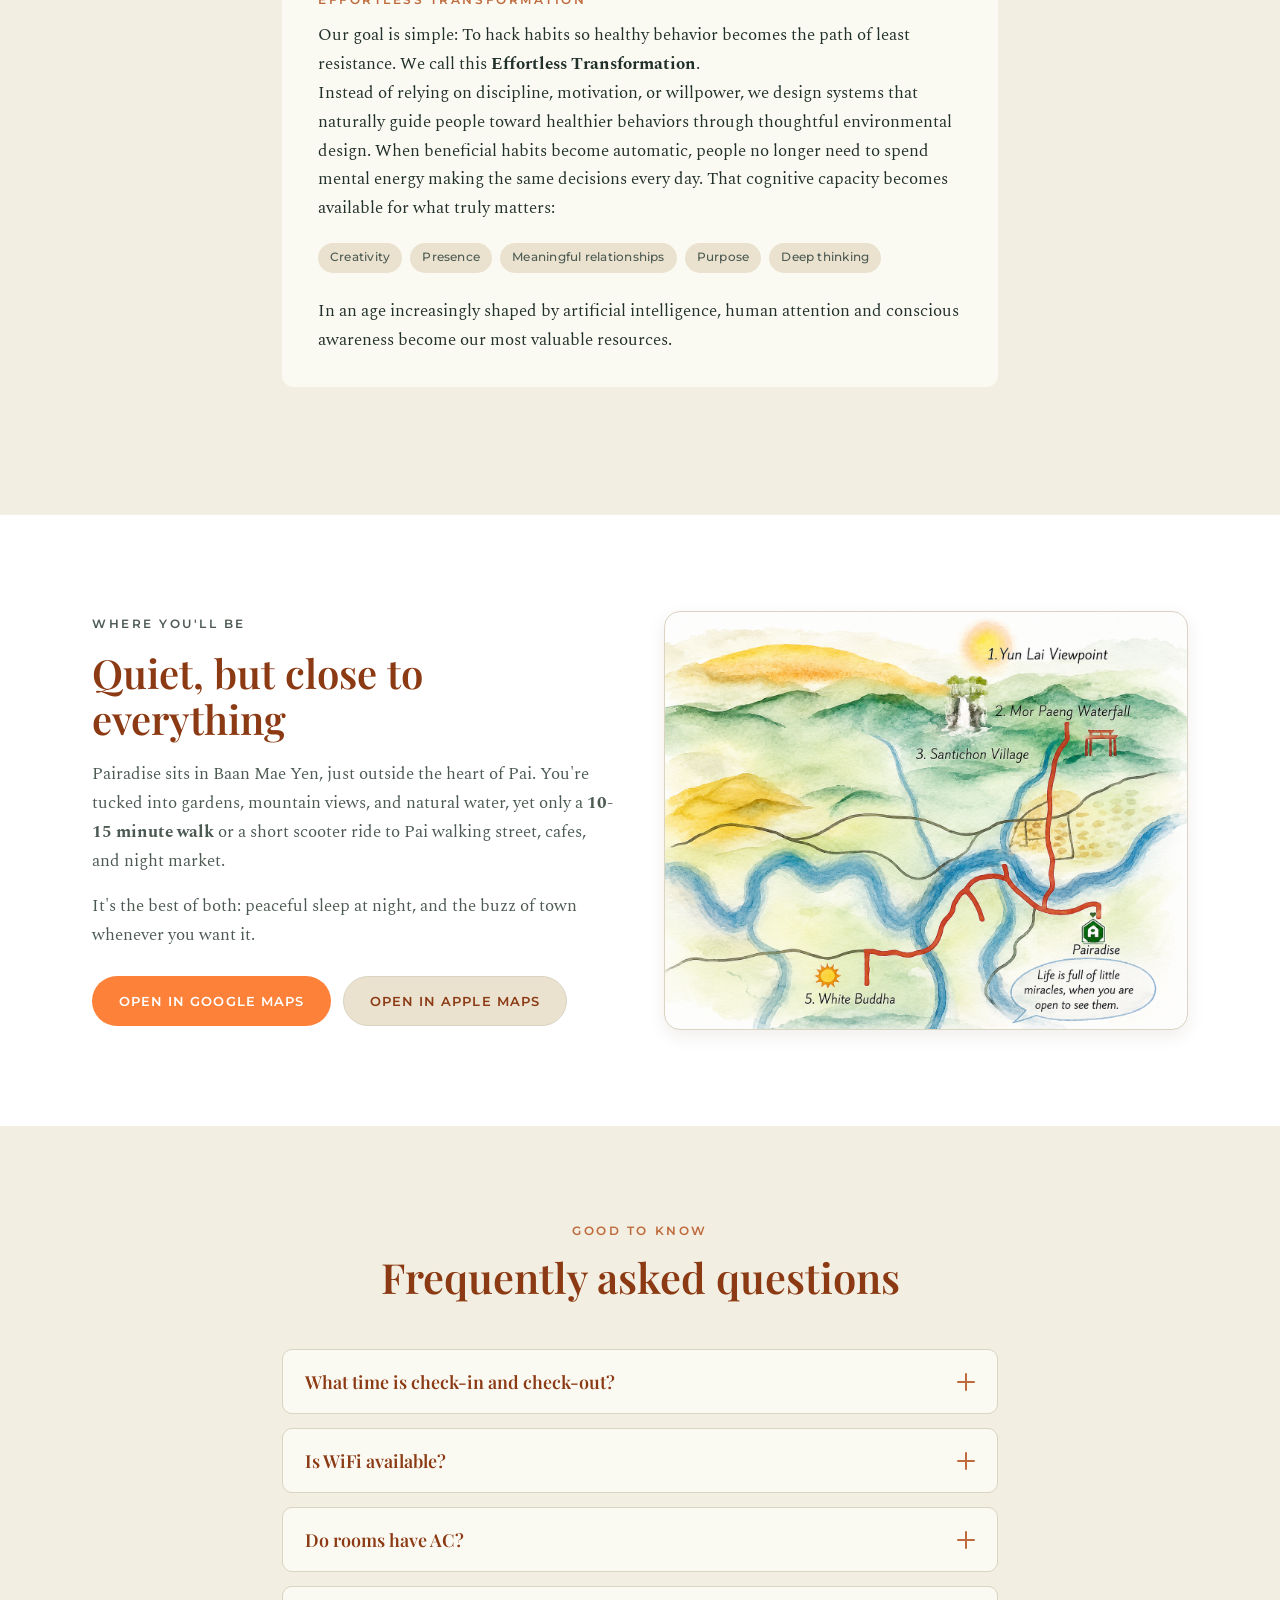
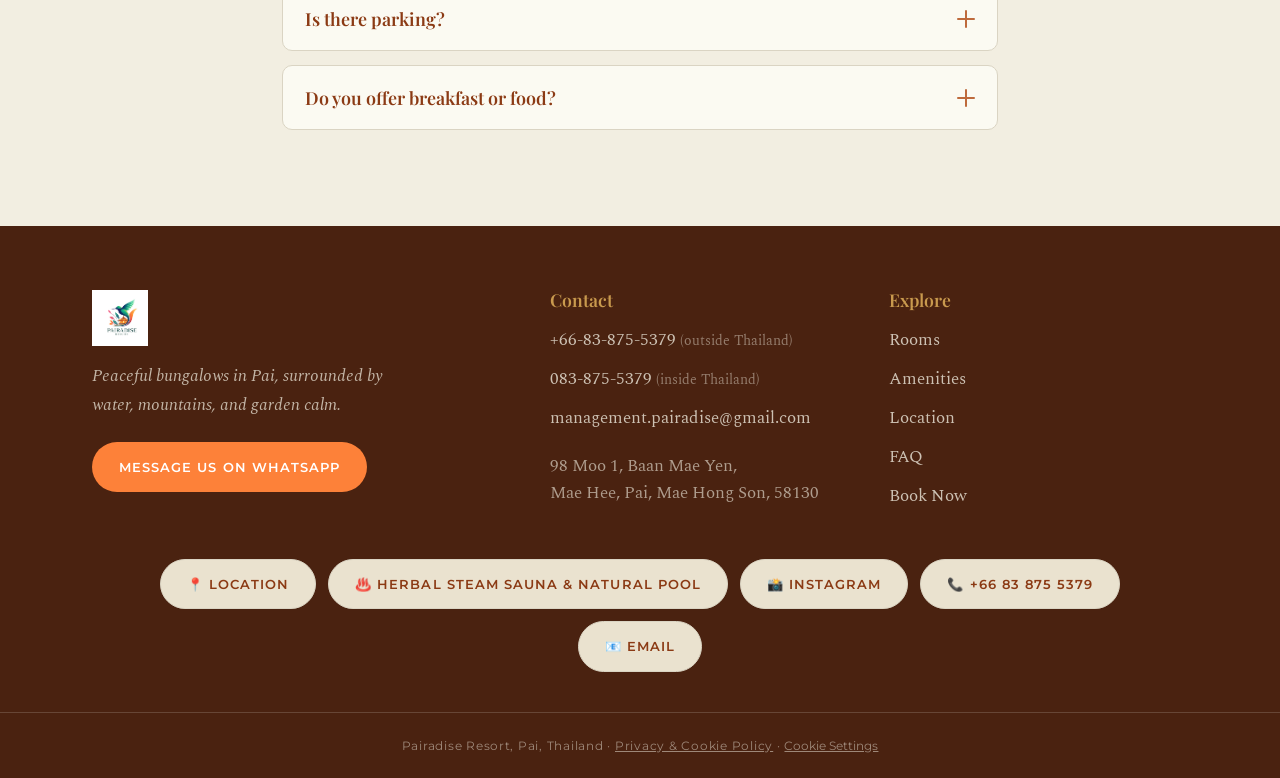
<file: about.html>
<!DOCTYPE html>
<html lang="en">
<head>
  <meta charset="UTF-8" />
  <meta name="viewport" content="width=device-width, initial-scale=1.0" />
  <title>Pairadise Resort | Peaceful Bungalows in Pai, Thailand</title>
  <meta name="description" content="Quiet, natural bungalows in Pai, Thailand, surrounded by water, mountains, and garden calm. Just a 10-15 minute walk from Pai walking street. Check rooms and book your stay." />

  <!-- ============================================================
       REPLACE: Favicon lives at assets/pairadise-logo.png
       ============================================================ -->
  <link rel="icon" type="image/png" href="assets/pairadise-logo.png" />

  <!-- Google Fonts: Playfair Display (headings), Spectral (body), Montserrat (UI), Dancing Script (header nav accent) -->
  <link rel="preconnect" href="https://fonts.googleapis.com">
  <link rel="preconnect" href="https://fonts.gstatic.com" crossorigin>
  <link href="https://fonts.googleapis.com/css2?family=Playfair+Display:ital,wght@0,500;0,600;0,700;1,500;1,600&family=Spectral:ital,wght@0,400;0,500;1,400&family=Montserrat:wght@500;600;700&family=Dancing+Script:wght@600;700&display=swap" rel="stylesheet">

  <link rel="stylesheet" href="styles.css" />

  <!-- ============================================================
       Layout rules for the floating header (unified with index.html)
       and the "still in development" status hero.
       Not covered by styles.css, so it's inlined here. Feel free
       to move this into styles.css instead.
       ============================================================ -->
  <style>
    /* ============================================================
       HEADER: unified with index.html's floating nav bar, a white
       rounded card that stays fixed with a gap from the viewport
       edges while scrolling.
       ============================================================ */
    :root {
      --header-h: 92px;
      --header-gap: 16px;
    }
    @media (max-width: 640px) {
      :root { --header-h: 78px; --header-gap: 12px; }
    }

    body {
      padding-top: calc(var(--header-h) + var(--header-gap));
    }

    .site-header {
      position: fixed;
      top: var(--header-gap);
      left: var(--header-gap);
      right: var(--header-gap);
      background: #fff;
      border-radius: 22px;
      box-shadow: 0 14px 30px rgba(0, 0, 0, 0.15);
      z-index: 1000;
    }
    .header-inner {
      display: flex;
      align-items: center;
      justify-content: space-between;
      gap: 20px;
      padding: 14px 32px;
      flex-wrap: nowrap;
    }

    .brand {
      display: flex;
      align-items: center;
      gap: 12px;
      text-decoration: none;
    }
    .brand-logo {
      height: 40px;
      width: auto;
    }

    .nav-list {
      display: flex;
      align-items: center;
      gap: 20px;
      flex-wrap: wrap;
      row-gap: 6px;
    }
    .nav-list a {
      font-family: 'Dancing Script', cursive;
      font-weight: 700;
      font-size: 1.2rem;
      color: #2b2b2b;
      text-decoration: none;
      white-space: nowrap;
      transition: color 0.2s ease;
    }
    .nav-list a:hover {
      color: #9c7c46;
    }

    .header-cta {
      background: #1c1c1c !important;
      color: #fff !important;
      font-family: 'Montserrat', sans-serif;
      font-weight: 700;
      font-size: 0.75rem;
      letter-spacing: 0.08em;
      text-transform: uppercase;
      padding: 12px 26px;
      border-radius: 999px;
      white-space: nowrap;
      border: none;
    }
    .header-cta:hover {
      background: #3a3a3a !important;
    }

    .menu-toggle .menu-bar {
      background: #2b2b2b;
    }

    /* ============================================================
       STATUS HERO: "still in development" note.
       ============================================================ */
    .about-status-hero {
      text-align: center;
      padding-top: 64px;
      padding-bottom: 8px;
    }
    /* Distinct from every other heading on the page (which use
       upright Playfair Display): this one uses the same flowing
       script accent font as the nav, in the brand orange, so it
       reads as a standalone note rather than a section title. */
    .about-status-hero h1 {
      font-family: 'Dancing Script', cursive;
      font-weight: 700;
      font-style: normal;
      font-size: clamp(2.4rem, 6vw, 3.6rem);
      line-height: 1.2;
      color: var(--forest-text);
      margin: 8px 0 16px;
    }
    .about-status-note {
      font-family: 'Spectral', serif;
      font-size: 1.05rem;
      line-height: 1.65;
      color: #5a5a5a;
      max-width: 560px;
      margin: 0 auto;
    }
  </style>
</head>
<body>

  <!-- Skip link for keyboard / screen-reader users -->
  <a class="skip-link" href="#rooms">Skip to rooms</a>

  <!-- ============================================================
       1. STICKY HEADER
       ============================================================ -->
  <header class="site-header" id="top">
    <div class="container header-inner">
      <a class="brand" href="index.html" aria-label="Pairadise Resort home">
        <!-- REPLACE: brand logo at assets/pairadise-logo.png -->
        <img src="assets/pairadise-logo.png" alt="Pairadise Resort" class="brand-logo" />
        <span class="brand-name">Pairadise<span class="brand-sub">Resort &middot; Pai</span></span>
      </a>

      <nav class="nav" id="nav" aria-label="Primary">
        <ul class="nav-list">
          <li><a href="index.html#rooms">Rooms</a></li>
          <li><a href="index.html#amenities">Amenities</a></li>
          <li><a href="register-interest.html">Retreats</a></li>
          <li><a href="index.html#location">Location</a></li>
          <li><a href="index.html#faq">FAQ</a></li>
          <li><a href="about.html">About</a></li>
          <li><a href="team.html">Team</a></li>
          <li><a href="happenings.html">Happenings</a></li>
        </ul>
      </nav>

      <!-- REPLACE: booking link, currently the search widget on index.html -->
      <a class="btn btn-primary header-cta" href="index.html#book-now">Book Now</a>

      <button class="menu-toggle" id="menuToggle" aria-label="Open menu" aria-expanded="false" aria-controls="nav">
        <span class="menu-bar"></span>
        <span class="menu-bar"></span>
        <span class="menu-bar"></span>
      </button>
    </div>
  </header>

  <main>

    <!-- ============================================================
         PAGE STATUS HERO: "Coming Soon / In Development" banner.
         REMOVE this whole <section> once the About page content
         below is finalized and ready to go live.
         ============================================================ -->
    <section class="section about-status-hero">
      <div class="container container-narrow">
        <p class="eyebrow eyebrow-gold">Coming Soon</p>
        <h1>This concept is still in development</h1>
        <p class="about-status-note">We're actively building out the full story behind Pairadise. Some of what you see below is a work in progress, check back soon for the finished page.</p>
      </div>
    </section>

    <!-- ============================================================
         ABOUT: Habit Hacking Hotel
         ============================================================ -->
    <section class="section" id="about">
      <div class="container container-narrow">

        <div class="section-head">
          <p class="eyebrow eyebrow-gold">Our philosophy</p>
          <h2>Pairadise: A Habit Hacking Hotel</h2>
        </div>

        <p class="about-lead">Pairadise is an experimental Habit Hacking Hotel. Rather than viewing a hotel simply as a place to sleep, we see it as one of the world's most powerful controlled environments for designing and testing human transformation systems. Every bungalow becomes a living laboratory where behavioral interventions can be prototyped, measured, refined, and experienced.</p>

        <p>Our mission is to discover how intelligently designed environments can help people become healthier, happier, more connected, and more fulfilled. Instead of asking people to work harder, we redesign the environment so that healthy choices become the easiest choices.</p>

        <div class="about-block">
          <p class="eyebrow">Our Approach</p>
          <p>At Pairadise, we develop and test behavioral products, experiences, and environmental interventions that are:</p>
          <div class="about-pillars">
            <div class="about-pillar">
              <strong>Just-in-time</strong>
              <p>Delivered exactly when they are most effective.</p>
            </div>
            <div class="about-pillar">
              <strong>Behaviorally intelligent</strong>
              <p>Grounded in evidence from behavioral science.</p>
            </div>
            <div class="about-pillar">
              <strong>Subtly guided</strong>
              <p>Gently influencing behavior without creating resistance.</p>
            </div>
            <div class="about-pillar">
              <strong>Playful and gamified</strong>
              <p>Making personal growth enjoyable rather than burdensome.</p>
            </div>
          </div>
          <p>Every guest becomes part of a real-world habit hacking experiment. Every stay helps us improve the next generation of human transformation systems.</p>
        </div>

        <div class="about-block">
          <p class="eyebrow">Effortless Transformation</p>
          <p>Our goal is simple: To hack habits so healthy behavior becomes the path of least resistance. We call this <strong>Effortless Transformation</strong>.</p>
          <p>Instead of relying on discipline, motivation, or willpower, we design systems that naturally guide people toward healthier behaviors through thoughtful environmental design. When beneficial habits become automatic, people no longer need to spend mental energy making the same decisions every day. That cognitive capacity becomes available for what truly matters:</p>
          <ul class="chips about-chips">
            <li>Creativity</li>
            <li>Presence</li>
            <li>Meaningful relationships</li>
            <li>Purpose</li>
            <li>Deep thinking</li>
          </ul>
          <p>In an age increasingly shaped by artificial intelligence, human attention and conscious awareness become our most valuable resources.</p>
        </div>

      </div>
    </section>

    <!-- ============================================================
         6. LOCATION
         ============================================================ -->
    <section class="section section-sand" id="location">
      <div class="container location-inner">
        <div class="location-text">
          <p class="eyebrow">Where you'll be</p>
          <h2>Quiet, but close to everything</h2>
          <p>Pairadise sits in Baan Mae Yen, just outside the heart of Pai. You're tucked into gardens, mountain views, and natural water, yet only a <strong>10-15 minute walk</strong> or a short scooter ride to Pai walking street, cafes, and night market.</p>
          <p>It's the best of both: peaceful sleep at night, and the buzz of town whenever you want it.</p>
          <div class="location-actions">
            <!-- REPLACE: Google Maps link with your resort's place URL -->
            <a class="btn btn-primary" href="https://maps.google.com/?q=Pairadise+Resort+Pai" target="_blank" rel="noopener noreferrer">Open in Google Maps</a>
            <!-- REPLACE: Apple Maps link with your resort's place URL -->
            <a class="btn btn-soft" href="https://maps.apple.com/?q=Pairadise+Resort+Pai" target="_blank" rel="noopener noreferrer">Open in Apple Maps</a>
          </div>
        </div>
        <!-- REPLACE: assets/pai-map.png (illustrated map of Pai landmarks) -->
        <div class="location-img" style="background-image:url('assets/pai-map.png')" role="img" aria-label="Illustrated map of Pai showing Pairadise Resort alongside nearby landmarks: Yun Lai Viewpoint, Mor Paeng Waterfall, Santichon Village, and the White Buddha"></div>
      </div>
    </section>

    <!-- ============================================================
         7. FAQ PREVIEW (accordion)
         ============================================================ -->
    <section class="section" id="faq">
      <div class="container container-narrow">
        <div class="section-head">
          <p class="eyebrow">Good to know</p>
          <h2>Frequently asked questions</h2>
        </div>

        <div class="faq-list">
          <div class="faq-item">
            <button class="faq-question" aria-expanded="false">
              <span>What time is check-in and check-out?</span>
              <span class="faq-icon" aria-hidden="true"></span>
            </button>
            <div class="faq-answer">
              <p>Check-in is from 2:00 PM and check-out is by 11:00 AM. Early check-in or late check-out may be possible on request. Just message us.</p>
            </div>
          </div>

          <div class="faq-item">
            <button class="faq-question" aria-expanded="false">
              <span>Is WiFi available?</span>
              <span class="faq-icon" aria-hidden="true"></span>
            </button>
            <div class="faq-answer">
              <p>Yes, high-speed WiFi is included free in every room and across the resort grounds.</p>
            </div>
          </div>

          <div class="faq-item">
            <button class="faq-question" aria-expanded="false">
              <span>Do rooms have AC?</span>
              <span class="faq-icon" aria-hidden="true"></span>
            </button>
            <div class="faq-answer">
              <p>Yes. Every bungalow and room has air conditioning, along with a private bathroom.</p>
            </div>
          </div>

          <div class="faq-item">
            <button class="faq-question" aria-expanded="false">
              <span>Is there parking?</span>
              <span class="faq-icon" aria-hidden="true"></span>
            </button>
            <div class="faq-answer">
              <p>Yes, free on-site parking is available for cars and scooters.</p>
            </div>
          </div>

          <div class="faq-item">
            <button class="faq-question" aria-expanded="false">
              <span>Do you offer breakfast or food?</span>
              <span class="faq-icon" aria-hidden="true"></span>
            </button>
            <div class="faq-answer">
              <p>Our Terrace View Restaurant serves breakfast and light meals with a view over the gardens. There are also many cafes and restaurants a short walk away in Pai.</p>
            </div>
          </div>
        </div>
      </div>
    </section>

  </main>

  <!-- ============================================================
       8. FOOTER / CONTACT
       ============================================================ -->
  <footer class="site-footer" id="contact">
    <div class="container footer-inner">

      <div class="footer-brand">
        <img src="assets/pairadise-logo.png" alt="Pairadise Resort" class="footer-logo" />
        <p class="footer-tag">Peaceful bungalows in Pai, surrounded by water, mountains, and garden calm.</p>
        <!-- REPLACE: WhatsApp number -->
        <a class="btn btn-primary" href="https://wa.me/66838755379" target="_blank" rel="noopener noreferrer">Message us on WhatsApp</a>
      </div>

      <div class="footer-col">
        <h3>Contact</h3>
        <ul class="footer-contact">
          <li><a href="tel:+66838755379">+66-83-875-5379</a> <span class="muted">(outside Thailand)</span></li>
          <li><a href="tel:0838755379">083-875-5379</a> <span class="muted">(inside Thailand)</span></li>
          <li><a href="mailto:management.pairadise@gmail.com">management.pairadise@gmail.com</a></li>
        </ul>
        <address class="footer-address">
          98 Moo 1, Baan Mae Yen,<br />
          Mae Hee, Pai, Mae Hong Son, 58130
        </address>
      </div>

      <div class="footer-col">
        <h3>Explore</h3>
        <ul class="footer-nav">
          <li><a href="index.html#rooms">Rooms</a></li>
          <li><a href="index.html#amenities">Amenities</a></li>
          <li><a href="index.html#location">Location</a></li>
          <li><a href="index.html#faq">FAQ</a></li>
          <!-- REPLACE: booking link, currently the search widget on index.html -->
          <li><a href="index.html#book-now">Book Now</a></li>
        </ul>
      </div>

    </div>

    <div class="container footer-links">
      <a class="btn btn-soft" href="https://maps.app.goo.gl/sPkQn3jfHHbMvxtm8" target="_blank" rel="noopener noreferrer">📍 Location</a>
      <a class="btn btn-soft" href="https://maps.app.goo.gl/kFynA8NW3NiVCLh39" target="_blank" rel="noopener noreferrer">♨️ Herbal Steam Sauna &amp; Natural Pool</a>
      <a class="btn btn-soft" href="https://www.instagram.com/pairadise.resort/" target="_blank" rel="noopener noreferrer">📸 Instagram</a>
      <a class="btn btn-soft" href="tel:+66838755379">📞 +66 83 875 5379</a>
      <a class="btn btn-soft" href="mailto:management@hummingbirdhabit.com">📧 Email</a>
    </div>

    <div class="footer-bar">
      <p>Pairadise Resort, Pai, Thailand &middot; <a href="privacy-policy.html" style="color:inherit;text-decoration:underline;">Privacy &amp; Cookie Policy</a> &middot; <button type="button" onclick="PairadiseCookieConsent.open()" style="background:none;border:none;color:inherit;text-decoration:underline;cursor:pointer;font:inherit;padding:0;">Cookie Settings</button></p>
    </div>
  </footer>

  <script src="script.js"></script>
  <script src="cookie-consent.js" defer></script>
  <script src="whatsapp-widget.js" defer></script>
</body>
</html>
</file>
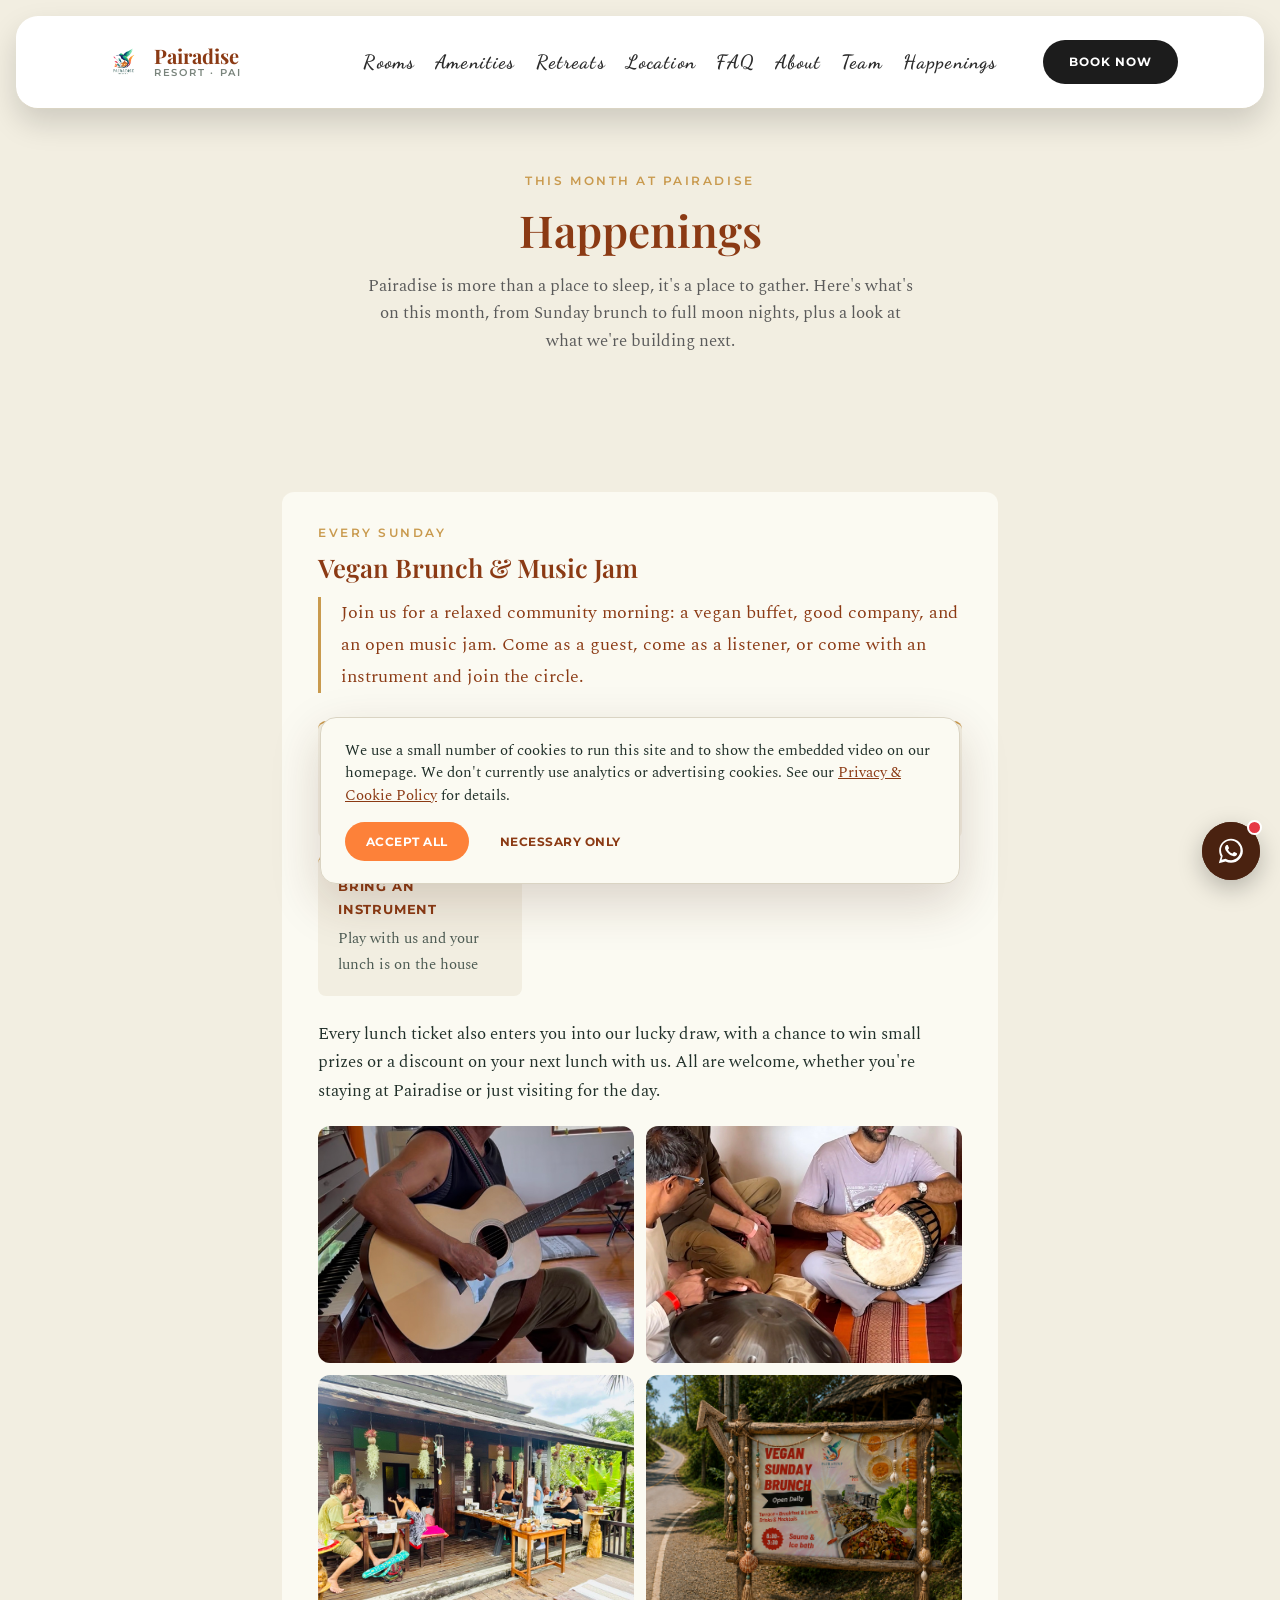
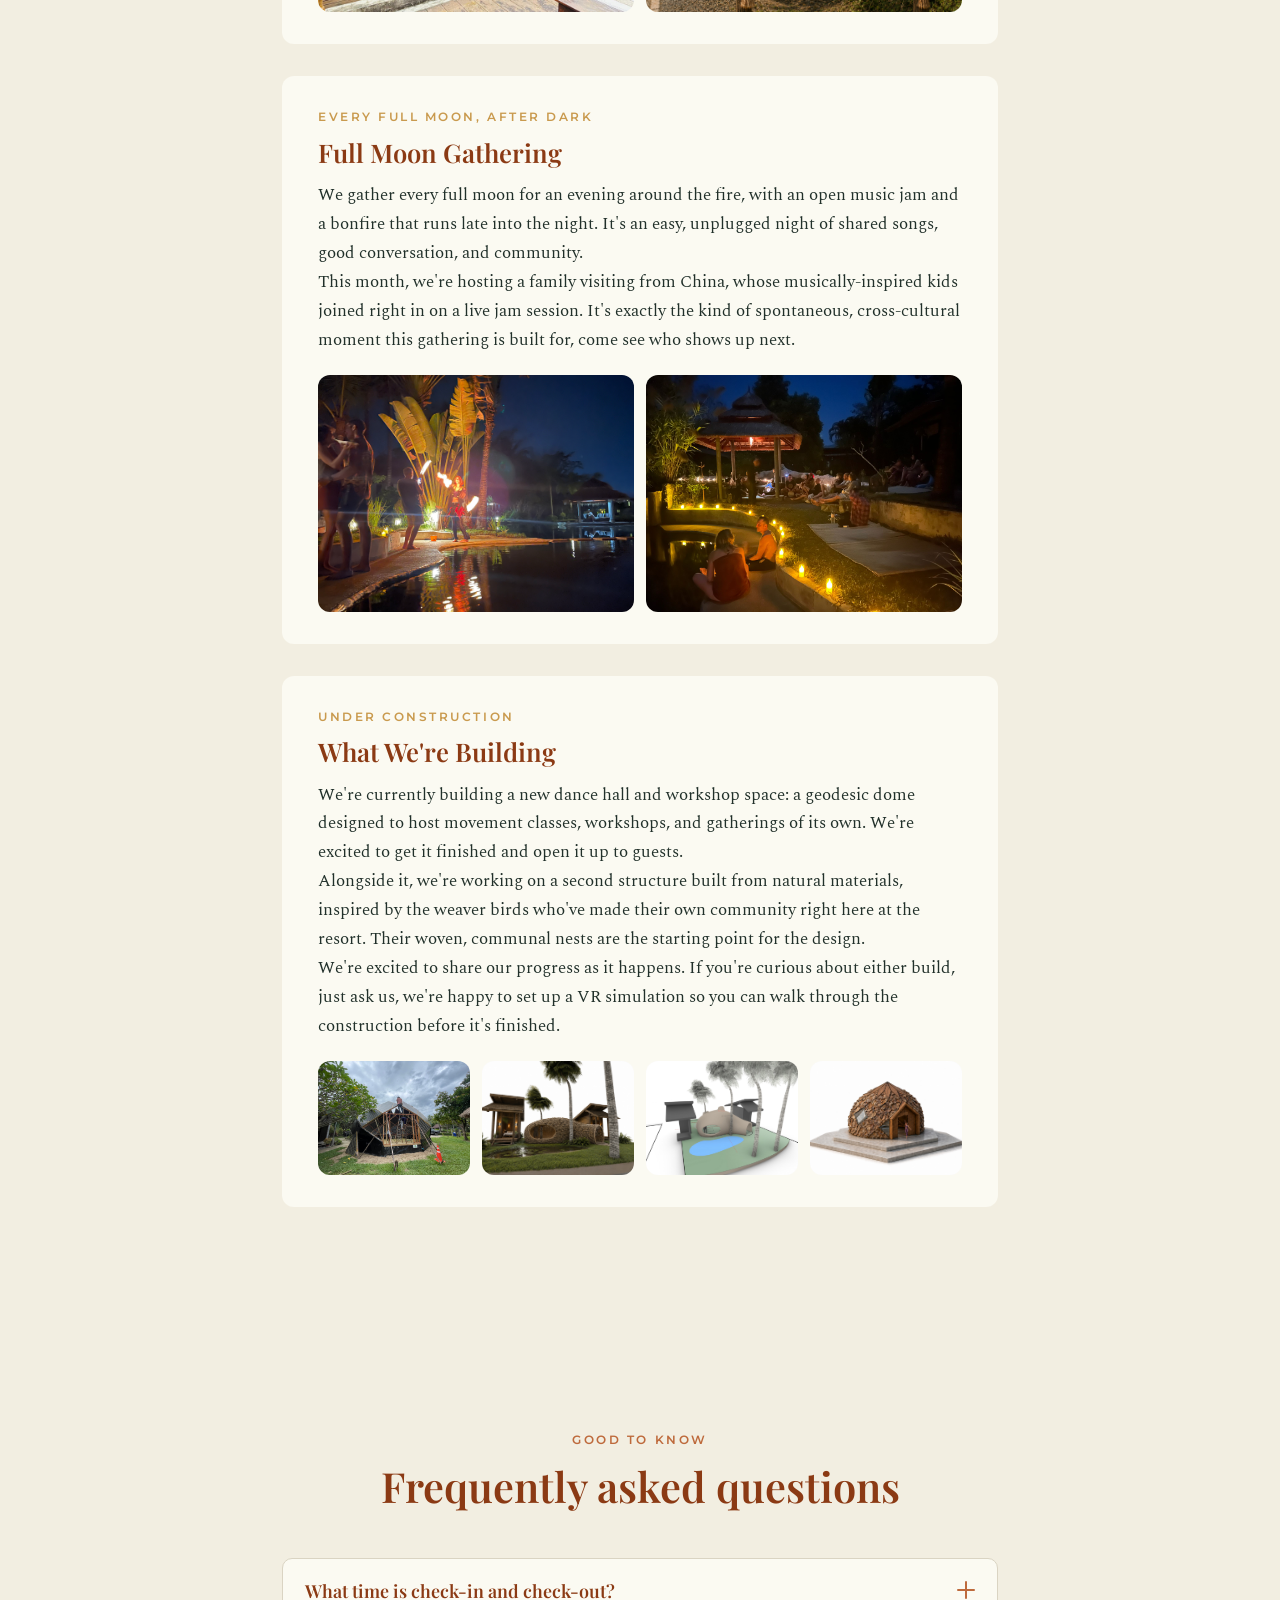
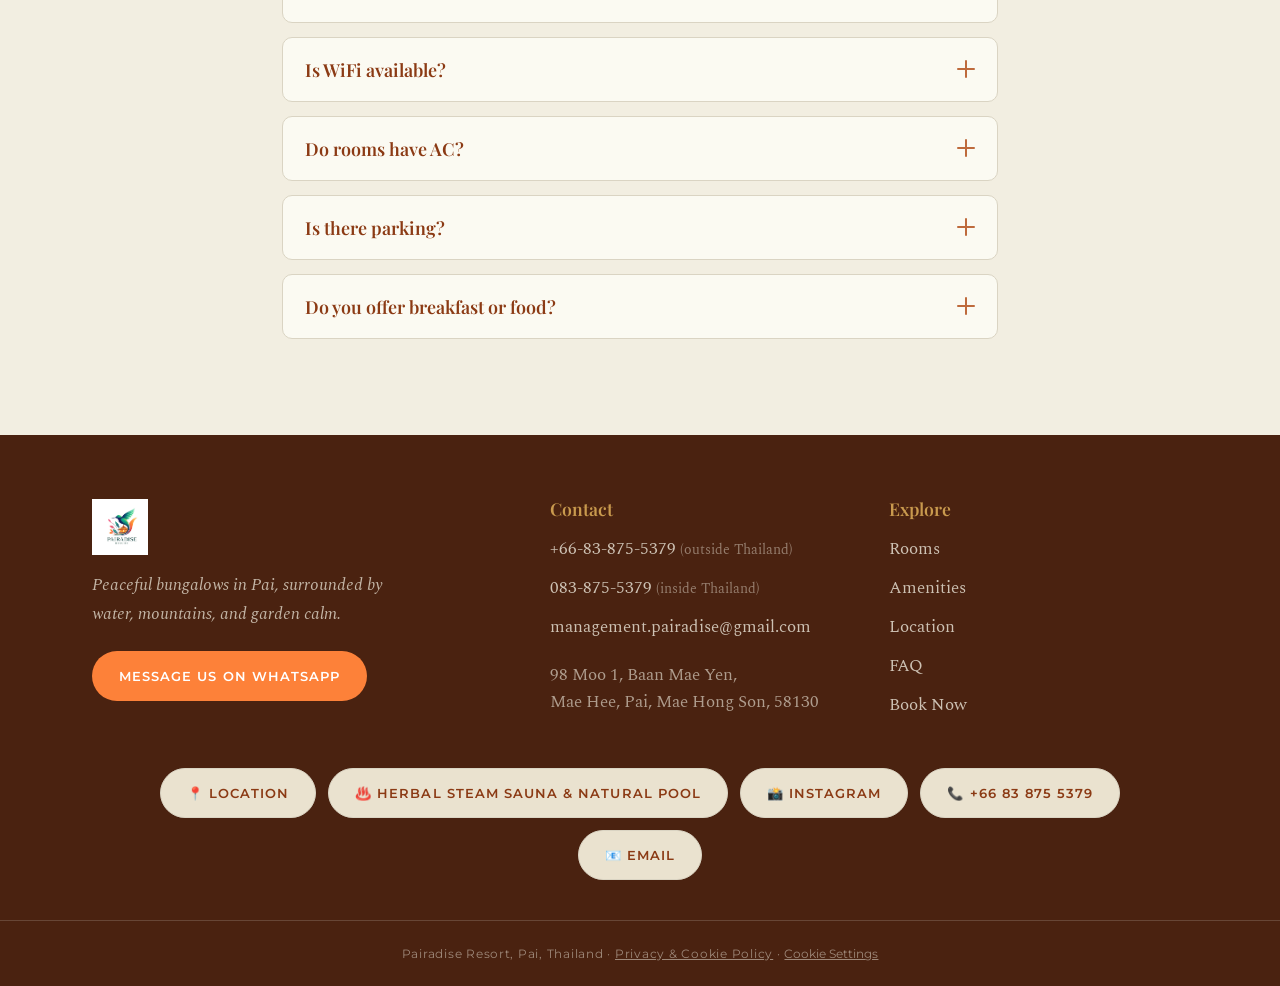
<file: happenings.html>
<!DOCTYPE html>
<html lang="en">
<head>
  <meta charset="UTF-8" />
  <meta name="viewport" content="width=device-width, initial-scale=1.0" />
  <title>Happenings | Pairadise Resort</title>
  <meta name="description" content="What's on this month at Pairadise Resort in Pai: Sunday Vegan Brunch with a live music jam, our Full Moon Gathering with bonfire and music, and updates on our new geodesic dance hall and weaver-bird-inspired build." />

  <!-- ============================================================
       REPLACE: Favicon lives at assets/pairadise-logo.png
       ============================================================ -->
  <link rel="icon" type="image/png" href="assets/pairadise-logo.png" />

  <!-- Google Fonts: Playfair Display (headings), Spectral (body), Montserrat (UI), Dancing Script (header nav accent) -->
  <link rel="preconnect" href="https://fonts.googleapis.com">
  <link rel="preconnect" href="https://fonts.gstatic.com" crossorigin>
  <link href="https://fonts.googleapis.com/css2?family=Playfair+Display:ital,wght@0,500;0,600;0,700;1,500;1,600&family=Spectral:ital,wght@0,400;0,500;1,400&family=Montserrat:wght@500;600;700&family=Dancing+Script:wght@600;700&display=swap" rel="stylesheet">

  <link rel="stylesheet" href="styles.css" />

  <!-- ============================================================
       Layout rules for the floating header (unified with index.html,
       about.html, team.html) and the Happenings hero/photo grids.
       Not covered by styles.css, so it's inlined here. Feel free
       to move this into styles.css instead.
       ============================================================ -->
  <style>
    :root {
      --header-h: 92px;
      --header-gap: 16px;
    }
    @media (max-width: 640px) {
      :root { --header-h: 78px; --header-gap: 12px; }
    }

    body {
      padding-top: calc(var(--header-h) + var(--header-gap));
    }

    .site-header {
      position: fixed;
      top: var(--header-gap);
      left: var(--header-gap);
      right: var(--header-gap);
      background: #fff;
      border-radius: 22px;
      box-shadow: 0 14px 30px rgba(0, 0, 0, 0.15);
      z-index: 1000;
    }
    .header-inner {
      display: flex;
      align-items: center;
      justify-content: space-between;
      gap: 20px;
      padding: 14px 32px;
      flex-wrap: nowrap;
    }

    .brand {
      display: flex;
      align-items: center;
      gap: 12px;
      text-decoration: none;
    }
    .brand-logo {
      height: 40px;
      width: auto;
    }

    .nav-list {
      display: flex;
      align-items: center;
      gap: 20px;
      flex-wrap: wrap;
      row-gap: 6px;
    }
    .nav-list a {
      font-family: 'Dancing Script', cursive;
      font-weight: 700;
      font-size: 1.2rem;
      color: #2b2b2b;
      text-decoration: none;
      white-space: nowrap;
      transition: color 0.2s ease;
    }
    .nav-list a:hover {
      color: #9c7c46;
    }

    .header-cta {
      background: #1c1c1c !important;
      color: #fff !important;
      font-family: 'Montserrat', sans-serif;
      font-weight: 700;
      font-size: 0.75rem;
      letter-spacing: 0.08em;
      text-transform: uppercase;
      padding: 12px 26px;
      border-radius: 999px;
      white-space: nowrap;
      border: none;
    }
    .header-cta:hover {
      background: #3a3a3a !important;
    }

    .menu-toggle .menu-bar {
      background: #2b2b2b;
    }

    .about-status-hero {
      text-align: center;
      padding-top: 64px;
      padding-bottom: 8px;
    }
    .about-status-hero h1 {
      font-family: 'Playfair Display', serif;
      font-size: clamp(2rem, 4vw, 2.75rem);
      font-weight: 600;
      line-height: 1.25;
      margin: 10px 0 16px;
    }
    .about-status-note {
      font-family: 'Spectral', serif;
      font-size: 1.05rem;
      line-height: 1.65;
      color: #5a5a5a;
      max-width: 560px;
      margin: 0 auto;
    }

    .about-block h2 {
      font-family: 'Playfair Display', serif;
      font-size: 1.6rem;
      font-weight: 600;
      margin: 6px 0 14px;
    }

    .happenings-photo-grid {
      display: grid;
      grid-template-columns: repeat(4, 1fr);
      gap: 12px;
      margin-top: 20px;
    }
    .happenings-photo {
      width: 100%;
      height: 100%;
      aspect-ratio: 4 / 3;
      object-fit: cover;
      border-radius: 12px;
      display: block;
      background: #faf8f3;
    }
    @media (max-width: 900px) {
      .happenings-photo-grid { grid-template-columns: repeat(2, 1fr); }
    }
    /* 2-column layout: used by Full Moon Gathering (2 photos, one
       row) and Vegan Brunch (4 photos, two rows), so photos display
       larger than the shared 4-column default. */
    .happenings-photo-grid-2 {
      grid-template-columns: repeat(2, 1fr);
    }
  </style>
</head>
<body>

  <!-- Skip link for keyboard / screen-reader users -->
  <a class="skip-link" href="#happenings">Skip to happenings</a>

  <!-- ============================================================
       1. STICKY HEADER
       ============================================================ -->
  <header class="site-header" id="top">
    <div class="container header-inner">
      <a class="brand" href="index.html" aria-label="Pairadise Resort home">
        <!-- REPLACE: brand logo at assets/pairadise-logo.png -->
        <img src="assets/pairadise-logo.png" alt="Pairadise Resort" class="brand-logo" />
        <span class="brand-name">Pairadise<span class="brand-sub">Resort &middot; Pai</span></span>
      </a>

      <nav class="nav" id="nav" aria-label="Primary">
        <ul class="nav-list">
          <li><a href="index.html#rooms">Rooms</a></li>
          <li><a href="index.html#amenities">Amenities</a></li>
          <li><a href="register-interest.html">Retreats</a></li>
          <li><a href="index.html#location">Location</a></li>
          <li><a href="index.html#faq">FAQ</a></li>
          <li><a href="about.html">About</a></li>
          <li><a href="team.html">Team</a></li>
          <li><a href="happenings.html">Happenings</a></li>
        </ul>
      </nav>

      <!-- REPLACE: booking link, currently the search widget on index.html -->
      <a class="btn btn-primary header-cta" href="index.html#book-now">Book Now</a>

      <button class="menu-toggle" id="menuToggle" aria-label="Open menu" aria-expanded="false" aria-controls="nav">
        <span class="menu-bar"></span>
        <span class="menu-bar"></span>
        <span class="menu-bar"></span>
      </button>
    </div>
  </header>

  <main>

    <!-- ============================================================
         HAPPENINGS HERO
         ============================================================ -->
    <section class="section about-status-hero">
      <div class="container container-narrow">
        <p class="eyebrow eyebrow-gold">This month at Pairadise</p>
        <h1>Happenings</h1>
        <p class="about-status-note">Pairadise is more than a place to sleep, it's a place to gather. Here's what's on this month, from Sunday brunch to full moon nights, plus a look at what we're building next.</p>
      </div>
    </section>

    <!-- ============================================================
         HAPPENINGS: Sunday Vegan Brunch & Music Jam
         ============================================================ -->
    <section class="section" id="happenings">
      <div class="container container-narrow">

        <div class="about-block">
          <p class="eyebrow eyebrow-gold">Every Sunday</p>
          <h2>Vegan Brunch &amp; Music Jam</h2>
          <p class="about-lead">Join us for a relaxed community morning: a vegan buffet, good company, and an open music jam. Come as a guest, come as a listener, or come with an instrument and join the circle.</p>

          <div class="about-pillars">
            <div class="about-pillar">
              <strong>When</strong>
              <p>Every Sunday, 11:11 AM &ndash; 3:15 PM</p>
            </div>
            <div class="about-pillar">
              <strong>What</strong>
              <p>Vegan buffet lunch with a live, open music jam</p>
            </div>
            <div class="about-pillar">
              <strong>Price</strong>
              <p>99 THB per person</p>
            </div>
            <div class="about-pillar">
              <strong>Bring an instrument</strong>
              <p>Play with us and your lunch is on the house</p>
            </div>
          </div>

          <p>Every lunch ticket also enters you into our lucky draw, with a chance to win small prizes or a discount on your next lunch with us. All are welcome, whether you're staying at Pairadise or just visiting for the day.</p>

          <div class="happenings-photo-grid happenings-photo-grid-2">
            <img class="happenings-photo" src="assets/happenings-brunch-01.jpg" alt="Vegan Brunch and Music Jam at Pairadise Resort" loading="lazy" />
            <img class="happenings-photo" src="assets/happenings-brunch-02.jpg" alt="Vegan Brunch and Music Jam at Pairadise Resort" loading="lazy" />
            <img class="happenings-photo" src="assets/happenings-brunch-03.jpg" alt="Vegan Brunch and Music Jam at Pairadise Resort" loading="lazy" />
            <img class="happenings-photo" src="assets/happenings-brunch-04.jpg" alt="Vegan Brunch and Music Jam at Pairadise Resort" loading="lazy" />
          </div>
        </div>

        <!-- ============================================================
             HAPPENINGS: Full Moon Gathering
             ============================================================ -->
        <div class="about-block">
          <p class="eyebrow eyebrow-gold">Every full moon, after dark</p>
          <h2>Full Moon Gathering</h2>
          <p>We gather every full moon for an evening around the fire, with an open music jam and a bonfire that runs late into the night. It's an easy, unplugged night of shared songs, good conversation, and community.</p>
          <p>This month, we're hosting a family visiting from China, whose musically-inspired kids joined right in on a live jam session. It's exactly the kind of spontaneous, cross-cultural moment this gathering is built for, come see who shows up next.</p>

          <!-- ============================================================
               PLACEHOLDER IMAGES: swap these for real photos from the
               Full Moon Gathering once you have them. Currently styled
               placeholder boxes, not broken image links.
               ============================================================ -->
          <div class="happenings-photo-grid happenings-photo-grid-2">
            <img class="happenings-photo" src="assets/happenings-fullmoon-01.jpg" alt="Full Moon Gathering at Pairadise Resort" loading="lazy" />
            <img class="happenings-photo" src="assets/happenings-fullmoon-02.jpg" alt="Full Moon Gathering at Pairadise Resort" loading="lazy" />
          </div>
        </div>

        <!-- ============================================================
             HAPPENINGS: What We're Building
             ============================================================ -->
        <div class="about-block">
          <p class="eyebrow eyebrow-gold">Under construction</p>
          <h2>What We're Building</h2>
          <p>We're currently building a new dance hall and workshop space: a geodesic dome designed to host movement classes, workshops, and gatherings of its own. We're excited to get it finished and open it up to guests.</p>
          <p>Alongside it, we're working on a second structure built from natural materials, inspired by the weaver birds who've made their own community right here at the resort. Their woven, communal nests are the starting point for the design.</p>
          <p>We're excited to share our progress as it happens. If you're curious about either build, just ask us, we're happy to set up a VR simulation so you can walk through the construction before it's finished.</p>

          <!-- ============================================================
               PLACEHOLDER IMAGES: swap these for real construction/progress
               photos once you have them. Currently styled placeholder
               boxes, not broken image links.
               ============================================================ -->
          <div class="happenings-photo-grid">
            <img class="happenings-photo" src="assets/happenings-building-01.jpg" alt="Progress photo: what we're building at Pairadise Resort" loading="lazy" />
            <img class="happenings-photo" src="assets/happenings-building-02.jpg" alt="Progress photo: what we're building at Pairadise Resort" loading="lazy" />
            <img class="happenings-photo" src="assets/happenings-building-03.jpg" alt="Progress photo: what we're building at Pairadise Resort" loading="lazy" />
            <img class="happenings-photo" src="assets/happenings-building-04.jpg" alt="Progress photo: what we're building at Pairadise Resort" loading="lazy" />
          </div>
        </div>

      </div>
    </section>

    <!-- ============================================================
         7. FAQ PREVIEW (accordion)
         ============================================================ -->
    <section class="section" id="faq">
      <div class="container container-narrow">
        <div class="section-head">
          <p class="eyebrow">Good to know</p>
          <h2>Frequently asked questions</h2>
        </div>

        <div class="faq-list">
          <div class="faq-item">
            <button class="faq-question" aria-expanded="false">
              <span>What time is check-in and check-out?</span>
              <span class="faq-icon" aria-hidden="true"></span>
            </button>
            <div class="faq-answer">
              <p>Check-in is from 2:00 PM and check-out is by 11:00 AM. Early check-in or late check-out may be possible on request. Just message us.</p>
            </div>
          </div>

          <div class="faq-item">
            <button class="faq-question" aria-expanded="false">
              <span>Is WiFi available?</span>
              <span class="faq-icon" aria-hidden="true"></span>
            </button>
            <div class="faq-answer">
              <p>Yes, high-speed WiFi is included free in every room and across the resort grounds.</p>
            </div>
          </div>

          <div class="faq-item">
            <button class="faq-question" aria-expanded="false">
              <span>Do rooms have AC?</span>
              <span class="faq-icon" aria-hidden="true"></span>
            </button>
            <div class="faq-answer">
              <p>Yes. Every bungalow and room has air conditioning, along with a private bathroom.</p>
            </div>
          </div>

          <div class="faq-item">
            <button class="faq-question" aria-expanded="false">
              <span>Is there parking?</span>
              <span class="faq-icon" aria-hidden="true"></span>
            </button>
            <div class="faq-answer">
              <p>Yes, free on-site parking is available for cars and scooters.</p>
            </div>
          </div>

          <div class="faq-item">
            <button class="faq-question" aria-expanded="false">
              <span>Do you offer breakfast or food?</span>
              <span class="faq-icon" aria-hidden="true"></span>
            </button>
            <div class="faq-answer">
              <p>Our Terrace View Restaurant serves breakfast and light meals with a view over the gardens. There are also many cafes and restaurants a short walk away in Pai.</p>
            </div>
          </div>
        </div>
      </div>
    </section>

  </main>

  <!-- ============================================================
       8. FOOTER / CONTACT
       ============================================================ -->
  <footer class="site-footer" id="contact">
    <div class="container footer-inner">

      <div class="footer-brand">
        <img src="assets/pairadise-logo.png" alt="Pairadise Resort" class="footer-logo" />
        <p class="footer-tag">Peaceful bungalows in Pai, surrounded by water, mountains, and garden calm.</p>
        <!-- REPLACE: WhatsApp number -->
        <a class="btn btn-primary" href="https://wa.me/66838755379" target="_blank" rel="noopener noreferrer">Message us on WhatsApp</a>
      </div>

      <div class="footer-col">
        <h3>Contact</h3>
        <ul class="footer-contact">
          <li><a href="tel:+66838755379">+66-83-875-5379</a> <span class="muted">(outside Thailand)</span></li>
          <li><a href="tel:0838755379">083-875-5379</a> <span class="muted">(inside Thailand)</span></li>
          <li><a href="mailto:management.pairadise@gmail.com">management.pairadise@gmail.com</a></li>
        </ul>
        <address class="footer-address">
          98 Moo 1, Baan Mae Yen,<br />
          Mae Hee, Pai, Mae Hong Son, 58130
        </address>
      </div>

      <div class="footer-col">
        <h3>Explore</h3>
        <ul class="footer-nav">
          <li><a href="index.html#rooms">Rooms</a></li>
          <li><a href="index.html#amenities">Amenities</a></li>
          <li><a href="index.html#location">Location</a></li>
          <li><a href="index.html#faq">FAQ</a></li>
          <!-- REPLACE: booking link → Lodgify -->
          <li><a href="index.html#book-now">Book Now</a></li>
        </ul>
      </div>

    </div>

    <div class="container footer-links">
      <a class="btn btn-soft" href="https://maps.app.goo.gl/sPkQn3jfHHbMvxtm8" target="_blank" rel="noopener noreferrer">📍 Location</a>
      <a class="btn btn-soft" href="https://maps.app.goo.gl/kFynA8NW3NiVCLh39" target="_blank" rel="noopener noreferrer">♨️ Herbal Steam Sauna &amp; Natural Pool</a>
      <a class="btn btn-soft" href="https://www.instagram.com/pairadise.resort/" target="_blank" rel="noopener noreferrer">📸 Instagram</a>
      <a class="btn btn-soft" href="tel:+66838755379">📞 +66 83 875 5379</a>
      <a class="btn btn-soft" href="mailto:management@hummingbirdhabit.com">📧 Email</a>
    </div>

    <div class="footer-bar">
      <p>Pairadise Resort, Pai, Thailand &middot; <a href="privacy-policy.html" style="color:inherit;text-decoration:underline;">Privacy &amp; Cookie Policy</a> &middot; <button type="button" onclick="PairadiseCookieConsent.open()" style="background:none;border:none;color:inherit;text-decoration:underline;cursor:pointer;font:inherit;padding:0;">Cookie Settings</button></p>
    </div>
  </footer>

  <script src="script.js"></script>
  <script src="cookie-consent.js" defer></script>
  <script src="whatsapp-widget.js" defer></script>
</body>
</html>
</file>
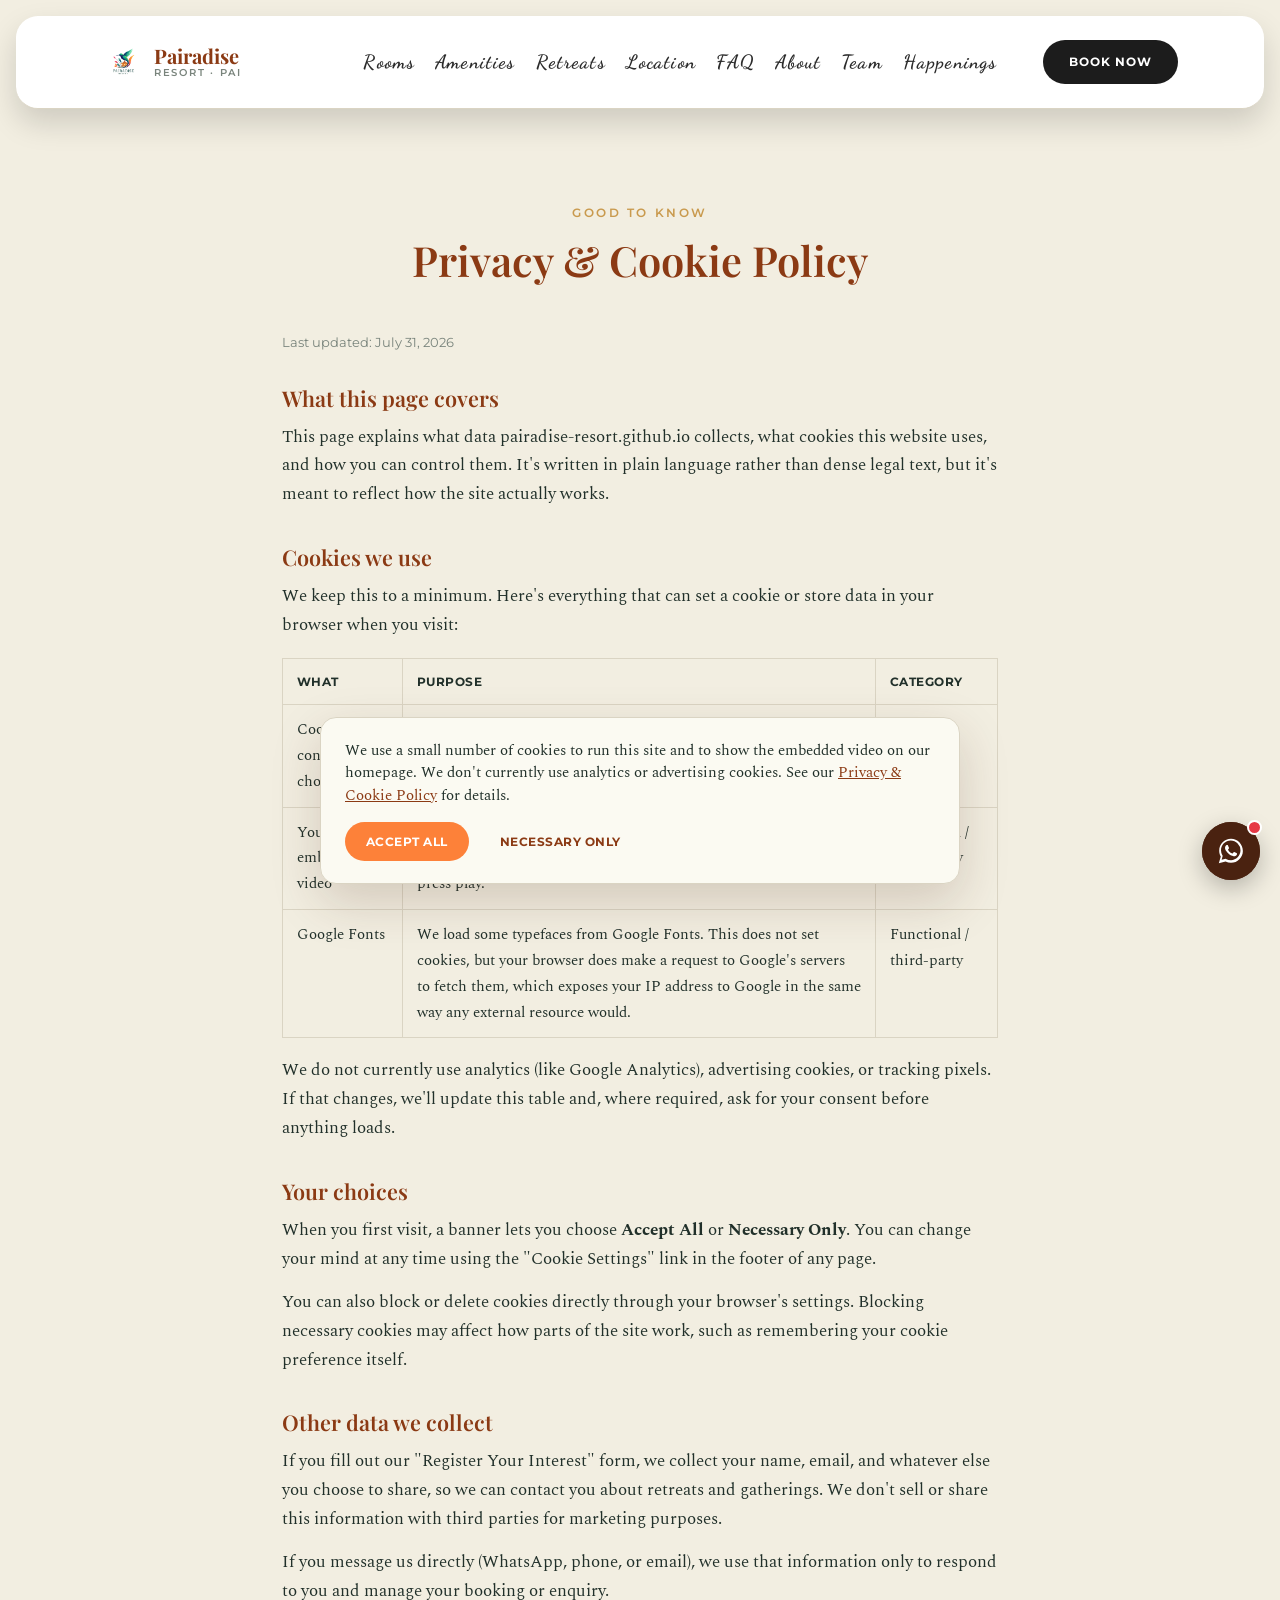
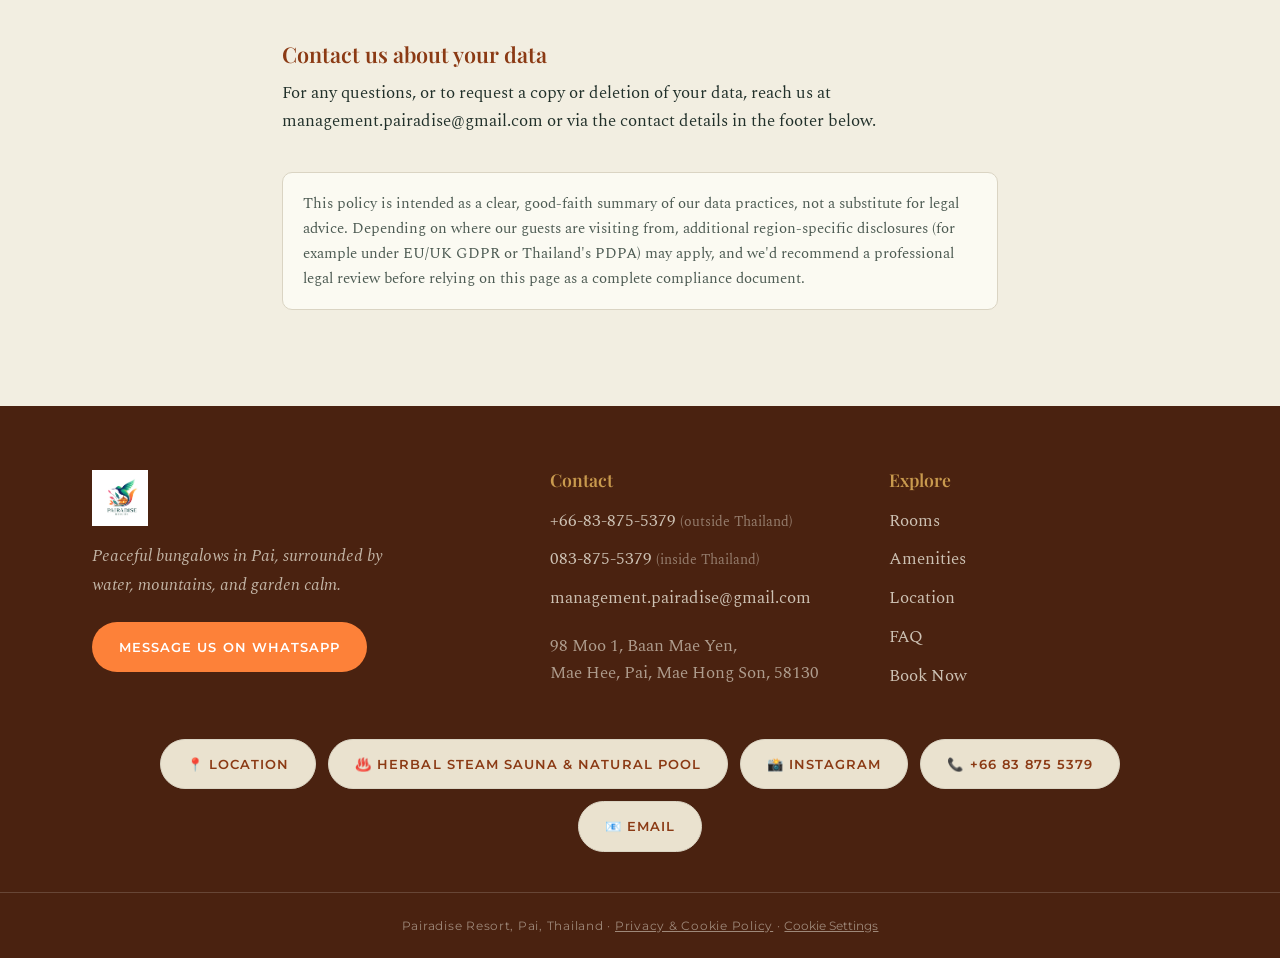
<file: privacy-policy.html>
<!DOCTYPE html>
<html lang="en">
<head>
  <meta charset="UTF-8" />
  <meta name="viewport" content="width=device-width, initial-scale=1.0" />
  <title>Privacy &amp; Cookie Policy | Pairadise Resort</title>
  <meta name="description" content="How Pairadise Resort handles your data and which cookies this website uses." />

  <link rel="icon" type="image/png" href="assets/pairadise-logo.png" />

  <!-- Google Fonts: Playfair Display (headings), Spectral (body), Montserrat (UI), Dancing Script (header nav accent) -->
  <link rel="preconnect" href="https://fonts.googleapis.com">
  <link rel="preconnect" href="https://fonts.gstatic.com" crossorigin>
  <link href="https://fonts.googleapis.com/css2?family=Playfair+Display:ital,wght@0,500;0,600;0,700;1,500;1,600&family=Spectral:ital,wght@0,400;0,500;1,400&family=Montserrat:wght@500;600;700&family=Dancing+Script:wght@600;700&display=swap" rel="stylesheet">

  <link rel="stylesheet" href="styles.css" />

  <!-- ============================================================
       Layout rules for the floating header (unified with the rest
       of the site). Not covered by styles.css, so it's inlined here.
       ============================================================ -->
  <style>
    :root {
      --header-h: 92px;
      --header-gap: 16px;
    }
    @media (max-width: 640px) {
      :root { --header-h: 78px; --header-gap: 12px; }
    }

    body {
      padding-top: calc(var(--header-h) + var(--header-gap));
    }

    .site-header {
      position: fixed;
      top: var(--header-gap);
      left: var(--header-gap);
      right: var(--header-gap);
      background: #fff;
      border-radius: 22px;
      box-shadow: 0 14px 30px rgba(0, 0, 0, 0.15);
      z-index: 1000;
    }
    .header-inner {
      display: flex;
      align-items: center;
      justify-content: space-between;
      gap: 20px;
      padding: 14px 32px;
      flex-wrap: nowrap;
    }

    .brand {
      display: flex;
      align-items: center;
      gap: 12px;
      text-decoration: none;
    }
    .brand-logo {
      height: 40px;
      width: auto;
    }

    .nav-list {
      display: flex;
      align-items: center;
      gap: 20px;
      flex-wrap: wrap;
      row-gap: 6px;
    }
    .nav-list a {
      font-family: 'Dancing Script', cursive;
      font-weight: 700;
      font-size: 1.2rem;
      color: #2b2b2b;
      text-decoration: none;
      white-space: nowrap;
      transition: color 0.2s ease;
    }
    .nav-list a:hover {
      color: #9c7c46;
    }

    .header-cta {
      background: #1c1c1c !important;
      color: #fff !important;
      font-family: 'Montserrat', sans-serif;
      font-weight: 700;
      font-size: 0.75rem;
      letter-spacing: 0.08em;
      text-transform: uppercase;
      padding: 12px 26px;
      border-radius: 999px;
      white-space: nowrap;
      border: none;
    }
    .header-cta:hover {
      background: #3a3a3a !important;
    }

    .menu-toggle .menu-bar {
      background: #2b2b2b;
    }

    /* ============================================================
       POLICY CONTENT
       ============================================================ */
    .policy-updated {
      font-family: 'Montserrat', sans-serif;
      font-size: 0.82rem;
      color: var(--muted);
      margin-bottom: 32px;
    }
    .policy-block { margin-bottom: 36px; }
    .policy-block h2 {
      font-size: 1.35rem;
      margin-bottom: 12px;
    }
    .policy-block p { margin-bottom: 14px; line-height: 1.7; }
    .policy-table {
      width: 100%;
      border-collapse: collapse;
      margin: 18px 0;
      font-size: 0.95rem;
    }
    .policy-table th,
    .policy-table td {
      text-align: left;
      padding: 12px 14px;
      border: 1px solid var(--line);
      vertical-align: top;
    }
    .policy-table th {
      background: var(--cream);
      font-family: 'Montserrat', sans-serif;
      font-size: 0.78rem;
      text-transform: uppercase;
      letter-spacing: 0.04em;
    }
    .policy-note {
      background: var(--cream-card);
      border: 1px solid var(--line);
      border-radius: var(--radius-sm);
      padding: 18px 20px;
      font-size: 0.92rem;
      color: var(--ink-soft);
    }
  </style>
</head>
<body>

  <!-- Skip link for keyboard / screen-reader users -->
  <a class="skip-link" href="#policy">Skip to policy</a>

  <!-- ============================================================
       1. STICKY HEADER
       ============================================================ -->
  <header class="site-header" id="top">
    <div class="container header-inner">
      <a class="brand" href="index.html" aria-label="Pairadise Resort home">
        <img src="assets/pairadise-logo.png" alt="Pairadise Resort" class="brand-logo" />
        <span class="brand-name">Pairadise<span class="brand-sub">Resort &middot; Pai</span></span>
      </a>

      <nav class="nav" id="nav" aria-label="Primary">
        <ul class="nav-list">
          <li><a href="index.html#rooms">Rooms</a></li>
          <li><a href="index.html#amenities">Amenities</a></li>
          <li><a href="register-interest.html">Retreats</a></li>
          <li><a href="index.html#location">Location</a></li>
          <li><a href="index.html#faq">FAQ</a></li>
          <li><a href="about.html">About</a></li>
          <li><a href="team.html">Team</a></li>
          <li><a href="happenings.html">Happenings</a></li>
        </ul>
      </nav>

      <a class="btn btn-primary header-cta" href="index.html#book-now">Book Now</a>

      <button class="menu-toggle" id="menuToggle" aria-label="Open menu" aria-expanded="false" aria-controls="nav">
        <span class="menu-bar"></span>
        <span class="menu-bar"></span>
        <span class="menu-bar"></span>
      </button>
    </div>
  </header>

  <main>
    <section class="section" id="policy">
      <div class="container container-narrow">

        <div class="section-head">
          <p class="eyebrow eyebrow-gold">Good to know</p>
          <h2>Privacy &amp; Cookie Policy</h2>
        </div>

        <p class="policy-updated">Last updated: July 31, 2026</p>

        <div class="policy-block">
          <h2>What this page covers</h2>
          <p>This page explains what data pairadise-resort.github.io collects, what cookies this website uses, and how you can control them. It's written in plain language rather than dense legal text, but it's meant to reflect how the site actually works.</p>
        </div>

        <div class="policy-block">
          <h2>Cookies we use</h2>
          <p>We keep this to a minimum. Here's everything that can set a cookie or store data in your browser when you visit:</p>
          <table class="policy-table">
            <thead>
              <tr>
                <th>What</th>
                <th>Purpose</th>
                <th>Category</th>
              </tr>
            </thead>
            <tbody>
              <tr>
                <td>Cookie consent choice</td>
                <td>Remembers whether you accepted or declined non-essential cookies, so we don't ask you every visit.</td>
                <td>Necessary</td>
              </tr>
              <tr>
                <td>YouTube embedded video</td>
                <td>The video on our homepage is hosted by YouTube (Google). Loading it may set YouTube/Google cookies, whether or not you press play.</td>
                <td>Functional / third-party</td>
              </tr>
              <tr>
                <td>Google Fonts</td>
                <td>We load some typefaces from Google Fonts. This does not set cookies, but your browser does make a request to Google's servers to fetch them, which exposes your IP address to Google in the same way any external resource would.</td>
                <td>Functional / third-party</td>
              </tr>
            </tbody>
          </table>
          <p>We do not currently use analytics (like Google Analytics), advertising cookies, or tracking pixels. If that changes, we'll update this table and, where required, ask for your consent before anything loads.</p>
        </div>

        <div class="policy-block">
          <h2>Your choices</h2>
          <p>When you first visit, a banner lets you choose <strong>Accept All</strong> or <strong>Necessary Only</strong>. You can change your mind at any time using the "Cookie Settings" link in the footer of any page.</p>
          <p>You can also block or delete cookies directly through your browser's settings. Blocking necessary cookies may affect how parts of the site work, such as remembering your cookie preference itself.</p>
        </div>

        <div class="policy-block">
          <h2>Other data we collect</h2>
          <p>If you fill out our "Register Your Interest" form, we collect your name, email, and whatever else you choose to share, so we can contact you about retreats and gatherings. We don't sell or share this information with third parties for marketing purposes.</p>
          <p>If you message us directly (WhatsApp, phone, or email), we use that information only to respond to you and manage your booking or enquiry.</p>
        </div>

        <div class="policy-block">
          <h2>Contact us about your data</h2>
          <p>For any questions, or to request a copy or deletion of your data, reach us at <a href="mailto:management.pairadise@gmail.com">management.pairadise@gmail.com</a> or via the contact details in the footer below.</p>
        </div>

        <div class="policy-note">
          This policy is intended as a clear, good-faith summary of our data practices, not a substitute for legal advice. Depending on where our guests are visiting from, additional region-specific disclosures (for example under EU/UK GDPR or Thailand's PDPA) may apply, and we'd recommend a professional legal review before relying on this page as a complete compliance document.
        </div>

      </div>
    </section>
  </main>

  <!-- ============================================================
       FOOTER / CONTACT
       ============================================================ -->
  <footer class="site-footer" id="contact">
    <div class="container footer-inner">

      <div class="footer-brand">
        <img src="assets/pairadise-logo.png" alt="Pairadise Resort" class="footer-logo" />
        <p class="footer-tag">Peaceful bungalows in Pai, surrounded by water, mountains, and garden calm.</p>
        <a class="btn btn-primary" href="https://wa.me/66838755379" target="_blank" rel="noopener noreferrer">Message us on WhatsApp</a>
      </div>

      <div class="footer-col">
        <h3>Contact</h3>
        <ul class="footer-contact">
          <li><a href="tel:+66838755379">+66-83-875-5379</a> <span class="muted">(outside Thailand)</span></li>
          <li><a href="tel:0838755379">083-875-5379</a> <span class="muted">(inside Thailand)</span></li>
          <li><a href="mailto:management.pairadise@gmail.com">management.pairadise@gmail.com</a></li>
        </ul>
        <address class="footer-address">
          98 Moo 1, Baan Mae Yen,<br />
          Mae Hee, Pai, Mae Hong Son, 58130
        </address>
      </div>

      <div class="footer-col">
        <h3>Explore</h3>
        <ul class="footer-nav">
          <li><a href="index.html#rooms">Rooms</a></li>
          <li><a href="index.html#amenities">Amenities</a></li>
          <li><a href="index.html#location">Location</a></li>
          <li><a href="index.html#faq">FAQ</a></li>
          <li><a href="index.html#book-now">Book Now</a></li>
        </ul>
      </div>

    </div>

    <div class="container footer-links">
      <a class="btn btn-soft" href="https://maps.app.goo.gl/sPkQn3jfHHbMvxtm8" target="_blank" rel="noopener noreferrer">📍 Location</a>
      <a class="btn btn-soft" href="https://maps.app.goo.gl/kFynA8NW3NiVCLh39" target="_blank" rel="noopener noreferrer">♨️ Herbal Steam Sauna &amp; Natural Pool</a>
      <a class="btn btn-soft" href="https://www.instagram.com/pairadise.resort/" target="_blank" rel="noopener noreferrer">📸 Instagram</a>
      <a class="btn btn-soft" href="tel:+66838755379">📞 +66 83 875 5379</a>
      <a class="btn btn-soft" href="mailto:management@hummingbirdhabit.com">📧 Email</a>
    </div>

    <div class="footer-bar">
      <p>Pairadise Resort, Pai, Thailand &middot; <a href="privacy-policy.html" style="color:inherit;text-decoration:underline;">Privacy &amp; Cookie Policy</a> &middot; <button type="button" onclick="PairadiseCookieConsent.open()" style="background:none;border:none;color:inherit;text-decoration:underline;cursor:pointer;font:inherit;padding:0;">Cookie Settings</button></p>
    </div>
  </footer>

  <script src="script.js"></script>
  <script src="cookie-consent.js" defer></script>
  <script src="whatsapp-widget.js" defer></script>
</body>
</html>
</file>
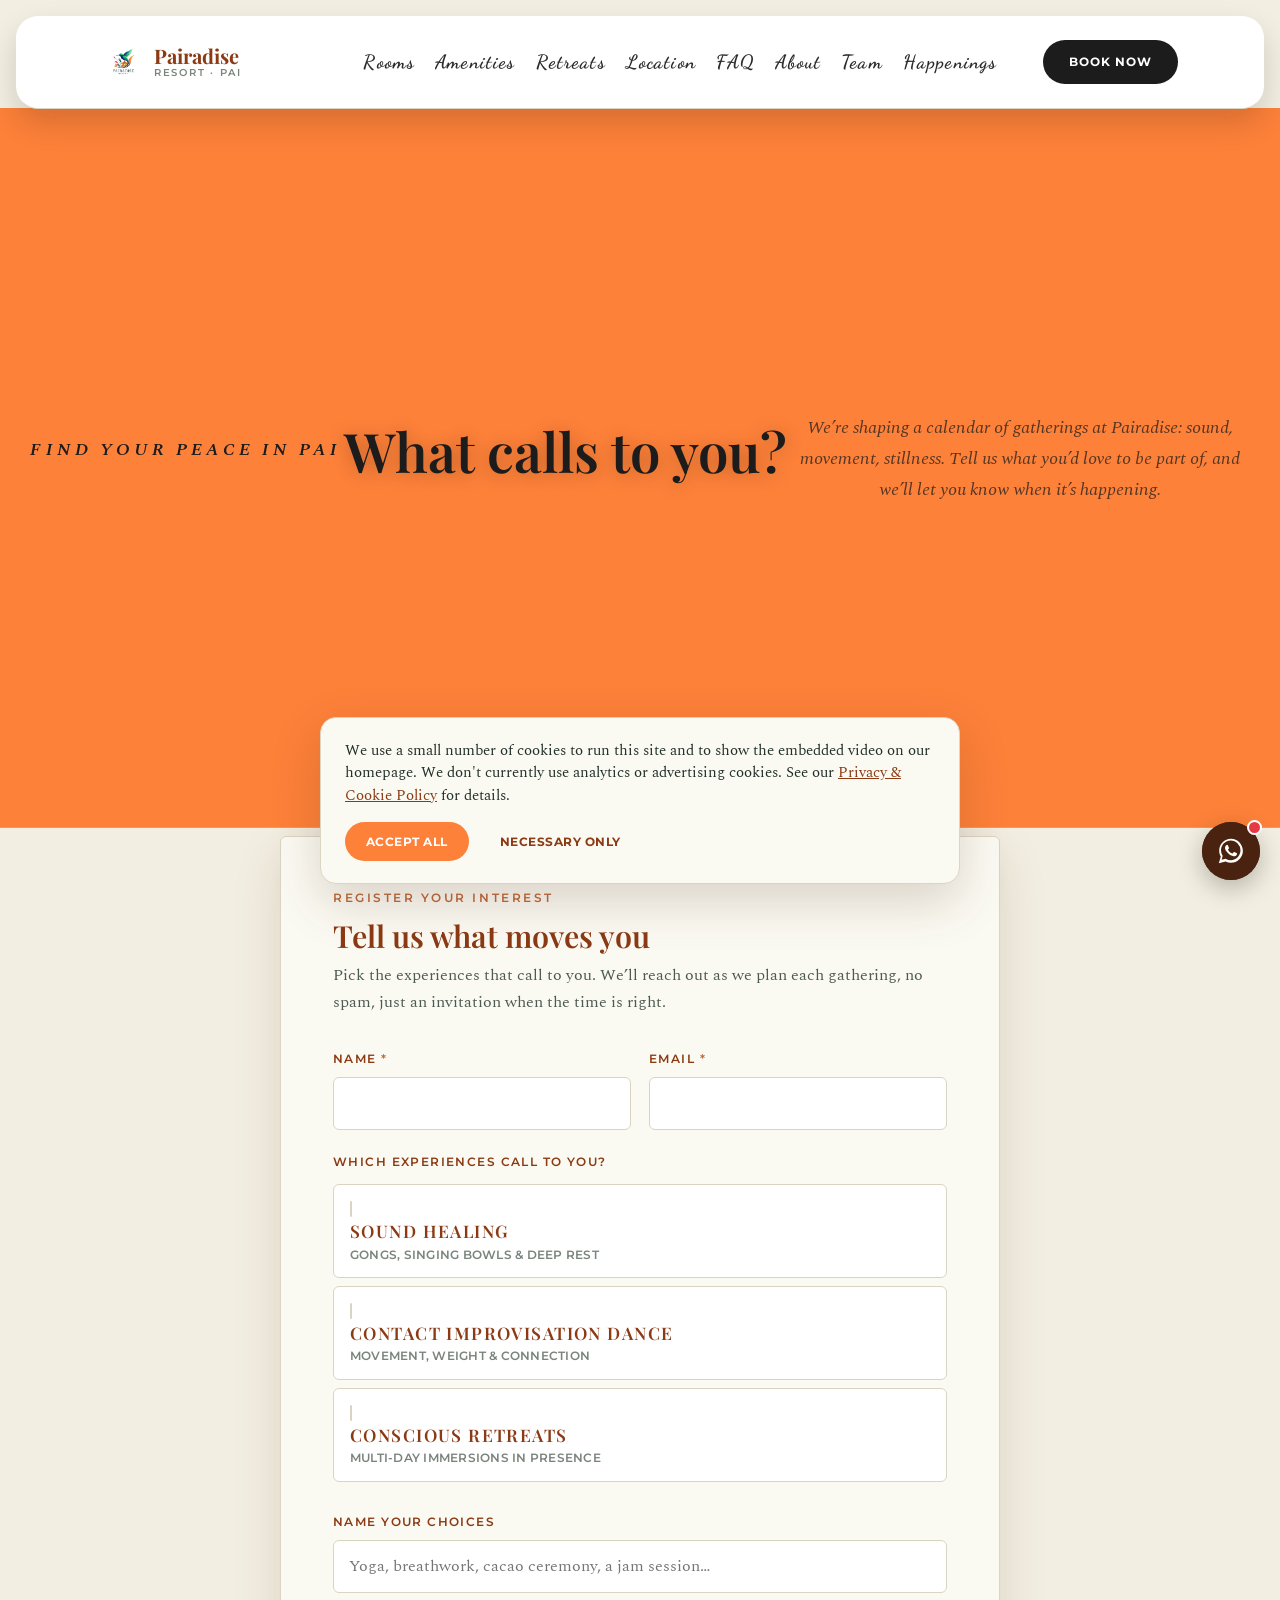
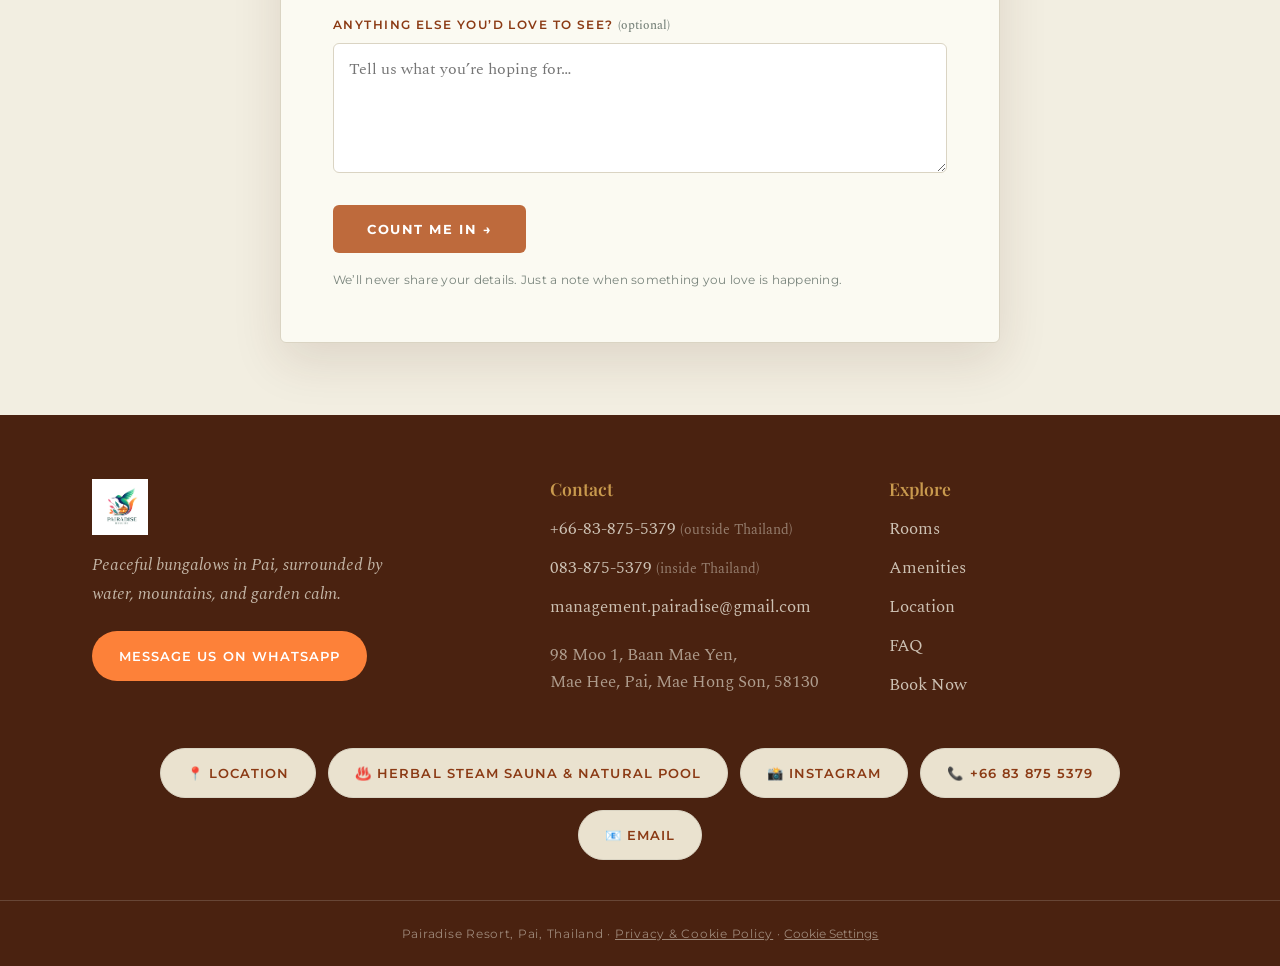
<file: register-interest.html>
<!DOCTYPE html>
<html lang="en">
<head>
  <meta charset="UTF-8" />
  <meta name="viewport" content="width=device-width, initial-scale=1.0" />
  <title>Get in Touch: Pairadise Resort, Pai</title>
  <meta name="description" content="Reach out to Pairadise Resort in Pai, Mae Hong Son. Ask about bungalows, garden-to-plate dining, and slow mornings. We'll write back soon." />
  <link rel="icon" type="image/png" href="assets/pairadise-logo.png" />
  <link rel="preconnect" href="https://fonts.googleapis.com">
  <link rel="preconnect" href="https://fonts.gstatic.com" crossorigin>
  <link href="https://fonts.googleapis.com/css2?family=Playfair+Display:ital,wght@0,500;0,600;0,700;1,500;1,600&family=Spectral:ital,wght@0,400;0,500;1,400&family=Montserrat:wght@500;600;700&family=Dancing+Script:wght@600;700&display=swap" rel="stylesheet">
  <link rel="stylesheet" href="styles.css" />
  <style>
    /* Color tokens (--forest, --cream, --terracotta, --gold, --ink,
       --muted, --line, etc.) are intentionally NOT redeclared here.
       This page now inherits them from the shared styles.css palette,
       so it stays in sync with the rest of the site automatically. */
    :root {
      --line-dark:  rgba(255,255,255,0.14);
      --max-w:      720px;
      --form-radius: 6px;

      --header-h: 92px;
      --header-gap: 16px;
    }
    @media (max-width: 640px) {
      :root { --header-h: 78px; --header-gap: 12px; }
    }

    *, *::before, *::after { box-sizing: border-box; margin: 0; padding: 0; }
    html { scroll-behavior: smooth; }
    body {
      font-family: var(--font-body);
      color: var(--ink);
      background: var(--cream);
      line-height: 1.7;
      font-size: 1.0625rem;
      -webkit-font-smoothing: antialiased;
      overflow-x: hidden;
    }
    a { color: inherit; }
    img { display: block; max-width: 100%; }

    .eyebrow {
      font-family: var(--font-ui);
      font-size: 0.72rem;
      font-weight: 600;
      letter-spacing: 0.22em;
      text-transform: uppercase;
    }

    /* HEADER / LOGO */
    body {
      padding-top: calc(var(--header-h) + var(--header-gap));
    }
    .site-header {
      position: fixed;
      top: var(--header-gap);
      left: var(--header-gap);
      right: var(--header-gap);
      background: #fff;
      border-radius: 22px;
      box-shadow: 0 14px 30px rgba(0, 0, 0, 0.15);
      z-index: 1000;
    }
    .header-inner {
      display: flex;
      align-items: center;
      justify-content: space-between;
      gap: 20px;
      padding: 14px 32px;
      flex-wrap: nowrap;
    }
    .brand {
      display: flex;
      align-items: center;
      gap: 12px;
      text-decoration: none;
    }
    .brand-logo {
      height: 40px;
      width: auto;
    }
    .nav-list {
      display: flex;
      align-items: center;
      gap: 20px;
      flex-wrap: wrap;
      row-gap: 6px;
    }
    .nav-list a {
      font-family: 'Dancing Script', cursive;
      font-weight: 700;
      font-size: 1.2rem;
      color: #2b2b2b;
      text-decoration: none;
      white-space: nowrap;
      transition: color 0.2s ease;
    }
    .nav-list a:hover {
      color: #9c7c46;
    }
    .header-cta {
      background: #1c1c1c !important;
      color: #fff !important;
      font-family: 'Montserrat', sans-serif;
      font-weight: 700;
      font-size: 0.75rem;
      letter-spacing: 0.08em;
      text-transform: uppercase;
      padding: 12px 26px;
      border-radius: 999px;
      white-space: nowrap;
      border: none;
    }
    .header-cta:hover {
      background: #3a3a3a !important;
    }
    .menu-toggle .menu-bar {
      background: #2b2b2b;
    }
/* HERO */
    .hero {
      background: var(--forest);
      color: var(--cream);
      text-align: center;
      padding: 56px 28px 72px;
      border-bottom: 1px solid var(--line-dark);
    }
    .hero .eyebrow { color: var(--on-orange); margin-bottom: 18px; }
    .hero h1 {
      font-family: var(--font-display);
      font-weight: 600;
      font-size: clamp(2.4rem, 6vw, 3.4rem);
      line-height: 1.1;
      color: var(--on-orange);
      margin-bottom: 18px;
    }
    .hero p {
      font-family: var(--font-body);
      font-style: italic;
      font-size: 1.15rem;
      color: rgba(28,28,28,0.75);
      max-width: 460px;
      margin: 0 auto;
    }

    /* FORM CARD */
    .form-wrap { padding: 56px 24px 72px; }
    .card {
      max-width: var(--max-w);
      margin: -48px auto 0;
      background: var(--cream-card);
      border: 1px solid var(--line);
      border-radius: var(--form-radius);
      box-shadow: 0 18px 50px rgba(74,34,16,0.12);
      padding: clamp(28px, 5vw, 52px);
    }
    .card .eyebrow { color: var(--terracotta); margin-bottom: 10px; }
    .card h2 {
      font-family: var(--font-display);
      font-weight: 600;
      font-size: 1.9rem;
      color: var(--forest-text);
      margin-bottom: 8px;
    }
    .card .lede {
      color: var(--ink-soft);
      margin-bottom: 32px;
      font-size: 1.02rem;
    }

    .field { margin-bottom: 22px; }
    .field label {
      display: block;
      font-family: var(--font-ui);
      font-size: 0.74rem;
      font-weight: 600;
      letter-spacing: 0.12em;
      text-transform: uppercase;
      color: var(--forest-text);
      margin-bottom: 8px;
    }
    .field .req { color: var(--terracotta); }
    .field input,
    .field select,
    .field textarea {
      width: 100%;
      font-family: var(--font-body);
      font-size: 1.02rem;
      color: var(--ink);
      background: #fff;
      border: 1px solid var(--line);
      border-radius: var(--form-radius);
      padding: 13px 15px;
      outline: none;
      transition: border-color 0.2s, box-shadow 0.2s;
    }
    .field textarea { resize: vertical; min-height: 130px; line-height: 1.6; }
    .field input:focus,
    .field select:focus,
    .field textarea:focus {
      border-color: var(--forest-soft);
      box-shadow: 0 0 0 3px rgba(107,54,24,0.12);
    }
    .field-row { display: flex; gap: 18px; }
    .field-row .field { flex: 1; }

    /* CHOICES (activity checkboxes) */
    .choices { border: none; }
    .choices legend {
      font-family: var(--font-ui);
      font-size: 0.74rem;
      font-weight: 600;
      letter-spacing: 0.12em;
      text-transform: uppercase;
      color: var(--forest-text);
      margin-bottom: 12px;
      padding: 0;
    }
    .choice {
      display: flex;
      align-items: flex-start;
      gap: 14px;
      background: #fff;
      border: 1px solid var(--line);
      border-radius: var(--form-radius);
      padding: 14px 16px;
      margin-bottom: 10px;
      cursor: pointer;
      transition: border-color 0.2s, background 0.2s;
    }
    .choice:hover { border-color: var(--forest-soft); }
    .choice input { position: absolute; width: 1px; height: 1px; opacity: 0; pointer-events: none; }
    .choice-box {
      flex-shrink: 0;
      width: 22px; height: 22px;
      margin-top: 2px;
      border: 1.5px solid var(--line);
      border-radius: 5px;
      background: var(--cream);
      position: relative;
      transition: background 0.2s, border-color 0.2s;
    }
    .choice-box::after {
      content: '';
      position: absolute;
      left: 7px; top: 3px;
      width: 6px; height: 11px;
      border: solid #fff;
      border-width: 0 2px 2px 0;
      transform: rotate(45deg) scale(0);
      transition: transform 0.15s ease;
    }
    .choice input:checked ~ .choice-box { background: var(--terracotta); border-color: var(--terracotta); }
    .choice input:checked ~ .choice-box::after { transform: rotate(45deg) scale(1); }
    .choice input:checked ~ .choice-text strong { color: var(--terracotta-dk); }
    .choice:has(input:checked) { border-color: var(--terracotta); background: rgba(190,106,60,0.05); }
    .choice input:focus-visible ~ .choice-box { box-shadow: 0 0 0 3px rgba(107,54,24,0.2); }
    .choice-text { display: flex; flex-direction: column; line-height: 1.4; }
    .choice-text strong { font-family: var(--font-display); font-weight: 600; font-size: 1.08rem; color: var(--forest-text); transition: color 0.2s; }
    .choice-text em { font-family: var(--font-ui); font-style: normal; font-size: 0.78rem; color: var(--muted); letter-spacing: 0.02em; margin-top: 2px; }

    /* honeypot: hidden from humans, catches bots */
    .gotcha { position: absolute; width: 1px; height: 1px; padding: 0; overflow: hidden; clip: rect(0 0 0 0); white-space: nowrap; border: 0; }

    .submit-btn {
      display: inline-flex;
      align-items: center;
      gap: 10px;
      font-family: var(--font-ui);
      font-size: 0.82rem;
      font-weight: 700;
      letter-spacing: 0.12em;
      text-transform: uppercase;
      color: #fff;
      background: var(--terracotta);
      border: none;
      border-radius: var(--form-radius);
      padding: 16px 34px;
      cursor: pointer;
      transition: background 0.2s, transform 0.1s;
    }
    .submit-btn:hover { background: var(--terracotta-dk); }
    .submit-btn:active { transform: translateY(1px); }
    .submit-btn:disabled { opacity: 0.6; cursor: not-allowed; }

    .form-note {
      font-family: var(--font-ui);
      font-size: 0.78rem;
      color: var(--muted);
      margin-top: 16px;
      letter-spacing: 0.02em;
    }

    /* feedback states */
    .feedback { display: none; margin-top: 24px; padding: 18px 20px; border-radius: var(--form-radius); font-size: 0.98rem; }
    .feedback.ok  { display: block; background: rgba(107,54,24,0.10); border: 1px solid rgba(107,54,24,0.3); color: var(--forest-text); }
    .feedback.err { display: block; background: rgba(190,106,60,0.10); border: 1px solid rgba(190,106,60,0.35); color: var(--terracotta-dk); }
    .feedback strong { font-family: var(--font-ui); font-weight: 700; }

    @media (max-width: 560px) {
      .field-row { flex-direction: column; gap: 0; }
    }
  </style>
</head>
<body>

  <!-- HEADER -->
  <header class="site-header" id="top">
    <div class="container header-inner">
      <a class="brand" href="index.html" aria-label="Pairadise Resort home">
        <img src="assets/pairadise-logo.png" alt="Pairadise Resort" class="brand-logo" />
        <span class="brand-name">Pairadise<span class="brand-sub">Resort &middot; Pai</span></span>
      </a>

      <nav class="nav" id="nav" aria-label="Primary">
        <ul class="nav-list">
          <li><a href="index.html#rooms">Rooms</a></li>
          <li><a href="index.html#amenities">Amenities</a></li>
          <li><a href="register-interest.html">Retreats</a></li>
          <li><a href="index.html#location">Location</a></li>
          <li><a href="index.html#faq">FAQ</a></li>
          <li><a href="about.html">About</a></li>
          <li><a href="team.html">Team</a></li>
          <li><a href="happenings.html">Happenings</a></li>
        </ul>
      </nav>

      <a class="btn btn-primary header-cta" href="index.html#book-now">Book Now</a>

      <button class="menu-toggle" id="menuToggle" aria-label="Open menu" aria-expanded="false" aria-controls="nav">
        <span class="menu-bar"></span>
        <span class="menu-bar"></span>
        <span class="menu-bar"></span>
      </button>
    </div>
  </header>

  <!-- HERO -->
  <section class="hero">
    <p class="eyebrow">Find your peace in Pai</p>
    <h1>What calls to you?</h1>
    <p>We&rsquo;re shaping a calendar of gatherings at Pairadise: sound, movement, stillness. Tell us what you&rsquo;d love to be part of, and we&rsquo;ll let you know when it&rsquo;s happening.</p>
  </section>

  <!-- FORM -->
  <div class="form-wrap">
    <div class="card">
      <p class="eyebrow">Register Your Interest</p>
      <h2>Tell us what moves you</h2>
      <p class="lede">Pick the experiences that call to you. We&rsquo;ll reach out as we plan each gathering, no spam, just an invitation when the time is right.</p>

      <form id="contact-form" action="https://script.google.com/macros/s/AKfycbxKsHearZrytTdj0ViE2FbyrLmKUSJxuamf4-oaRmC_1C9SYHBvT94oL7PDiUwNMROu/exec" method="POST">

        <div class="field-row">
          <div class="field">
            <label for="name">Name <span class="req">*</span></label>
            <input type="text" id="name" name="name" autocomplete="name" required />
          </div>
          <div class="field">
            <label for="email">Email <span class="req">*</span></label>
            <input type="email" id="email" name="email" autocomplete="email" required />
          </div>
        </div>

        <fieldset class="field choices">
          <legend>Which experiences call to you?</legend>
          <label class="choice">
            <input type="checkbox" name="interests" value="Sound Healing" />
            <span class="choice-box"></span>
            <span class="choice-text"><strong>Sound Healing</strong><em>Gongs, singing bowls &amp; deep rest</em></span>
          </label>
          <label class="choice">
            <input type="checkbox" name="interests" value="Contact Improvisation Dance" />
            <span class="choice-box"></span>
            <span class="choice-text"><strong>Contact Improvisation Dance</strong><em>Movement, weight &amp; connection</em></span>
          </label>
          <label class="choice">
            <input type="checkbox" name="interests" value="Conscious Retreats" />
            <span class="choice-box"></span>
            <span class="choice-text"><strong>Conscious Retreats</strong><em>Multi-day immersions in presence</em></span>
          </label>
        </fieldset>

        <div class="field">
          <label for="other">Name your choices</label>
          <input type="text" id="other" name="other_interest" placeholder="Yoga, breathwork, cacao ceremony, a jam session…" />
        </div>

        <div class="field">
          <label for="message">Anything else you&rsquo;d love to see? <span style="font-weight:500;color:var(--muted);letter-spacing:0;text-transform:none;font-family:var(--font-body);">(optional)</span></label>
          <textarea id="message" name="message" placeholder="Tell us what you&rsquo;re hoping for…"></textarea>
        </div>

        <!-- Formspree: set the email subject line -->
        <input type="hidden" name="_subject" value="New interest registration from Pairadise" />
        <!-- Honeypot anti-spam field (Formspree ignores submissions where this is filled) -->
        <div class="gotcha" aria-hidden="true">
          <label for="company">Leave this empty</label>
          <input type="text" id="company" name="_gotcha" tabindex="-1" autocomplete="off" />
        </div>

        <button type="submit" class="submit-btn" id="submit-btn">Count me in &rarr;</button>
        <p class="form-note">We&rsquo;ll never share your details. Just a note when something you love is happening.</p>

        <div class="feedback" id="feedback-ok" role="status">
          <strong>Thank you, you&rsquo;re on the list.</strong><br />
          We&rsquo;ll be in touch as these gatherings come to life. Your corner is waiting.
        </div>
        <div class="feedback" id="feedback-err" role="alert">
          <strong>Something went wrong.</strong><br />
          Please try again, or email us directly at <a href="mailto:management.pairadise@gmail.com" style="color:inherit;font-weight:700;">management.pairadise@gmail.com</a>.
        </div>
      </form>
    </div>
  </div>

  <!-- ============================================================
       FOOTER / CONTACT
       ============================================================ -->
  <footer class="site-footer" id="contact">
    <div class="container footer-inner">

      <div class="footer-brand">
        <img src="assets/pairadise-logo.png" alt="Pairadise Resort" class="footer-logo" />
        <p class="footer-tag">Peaceful bungalows in Pai, surrounded by water, mountains, and garden calm.</p>
        <a class="btn btn-primary" href="https://wa.me/66838755379" target="_blank" rel="noopener noreferrer">Message us on WhatsApp</a>
      </div>

      <div class="footer-col">
        <h3>Contact</h3>
        <ul class="footer-contact">
          <li><a href="tel:+66838755379">+66-83-875-5379</a> <span class="muted">(outside Thailand)</span></li>
          <li><a href="tel:0838755379">083-875-5379</a> <span class="muted">(inside Thailand)</span></li>
          <li><a href="mailto:management.pairadise@gmail.com">management.pairadise@gmail.com</a></li>
        </ul>
        <address class="footer-address">
          98 Moo 1, Baan Mae Yen,<br />
          Mae Hee, Pai, Mae Hong Son, 58130
        </address>
      </div>

      <div class="footer-col">
        <h3>Explore</h3>
        <ul class="footer-nav">
          <li><a href="index.html#rooms">Rooms</a></li>
          <li><a href="index.html#amenities">Amenities</a></li>
          <li><a href="index.html#location">Location</a></li>
          <li><a href="index.html#faq">FAQ</a></li>
          <li><a href="index.html#book-now">Book Now</a></li>
        </ul>
      </div>

    </div>

    <div class="container footer-links">
      <a class="btn btn-soft" href="https://maps.app.goo.gl/sPkQn3jfHHbMvxtm8" target="_blank" rel="noopener noreferrer">📍 Location</a>
      <a class="btn btn-soft" href="https://maps.app.goo.gl/kFynA8NW3NiVCLh39" target="_blank" rel="noopener noreferrer">♨️ Herbal Steam Sauna &amp; Natural Pool</a>
      <a class="btn btn-soft" href="https://www.instagram.com/pairadise.resort/" target="_blank" rel="noopener noreferrer">📸 Instagram</a>
      <a class="btn btn-soft" href="tel:+66838755379">📞 +66 83 875 5379</a>
      <a class="btn btn-soft" href="mailto:management@hummingbirdhabit.com">📧 Email</a>
    </div>

    <div class="footer-bar">
      <p>Pairadise Resort, Pai, Thailand &middot; <a href="privacy-policy.html" style="color:inherit;text-decoration:underline;">Privacy &amp; Cookie Policy</a> &middot; <button type="button" onclick="PairadiseCookieConsent.open()" style="background:none;border:none;color:inherit;text-decoration:underline;cursor:pointer;font:inherit;padding:0;">Cookie Settings</button></p>
    </div>
  </footer>

  <script>
    (function () {
      // Google Apps Script Web App URL (ends in /exec). Same as the form's action.
      var SCRIPT_URL = 'https://script.google.com/macros/s/AKfycbxKsHearZrytTdj0ViE2FbyrLmKUSJxuamf4-oaRmC_1C9SYHBvT94oL7PDiUwNMROu/exec';

      var form = document.getElementById('contact-form');
      var btn = document.getElementById('submit-btn');
      var ok = document.getElementById('feedback-ok');
      var err = document.getElementById('feedback-err');

      form.addEventListener('submit', function (e) {
        e.preventDefault();
        ok.classList.remove('ok');
        err.classList.remove('err');
        btn.disabled = true;
        btn.textContent = 'Sending…';

        // Apps Script doesn't return CORS headers, so we send a "simple" request
        // (url-encoded, no custom headers) with mode:'no-cors'. The response is
        // opaque: if the network call resolves, the row was delivered to the sheet.
        fetch(SCRIPT_URL, {
          method: 'POST',
          mode: 'no-cors',
          body: new URLSearchParams(new FormData(form))
        }).then(function () {
          form.reset();
          ok.classList.add('ok');
          btn.style.display = 'none';
        }).catch(function () {
          err.classList.add('err');
          btn.disabled = false;
          btn.innerHTML = 'Count me in &rarr;';
        });
      });
    })();
  </script>
  <script src="script.js"></script>
  <script src="cookie-consent.js" defer></script>
  <script src="whatsapp-widget.js" defer></script>

</body>
</html>
</file>
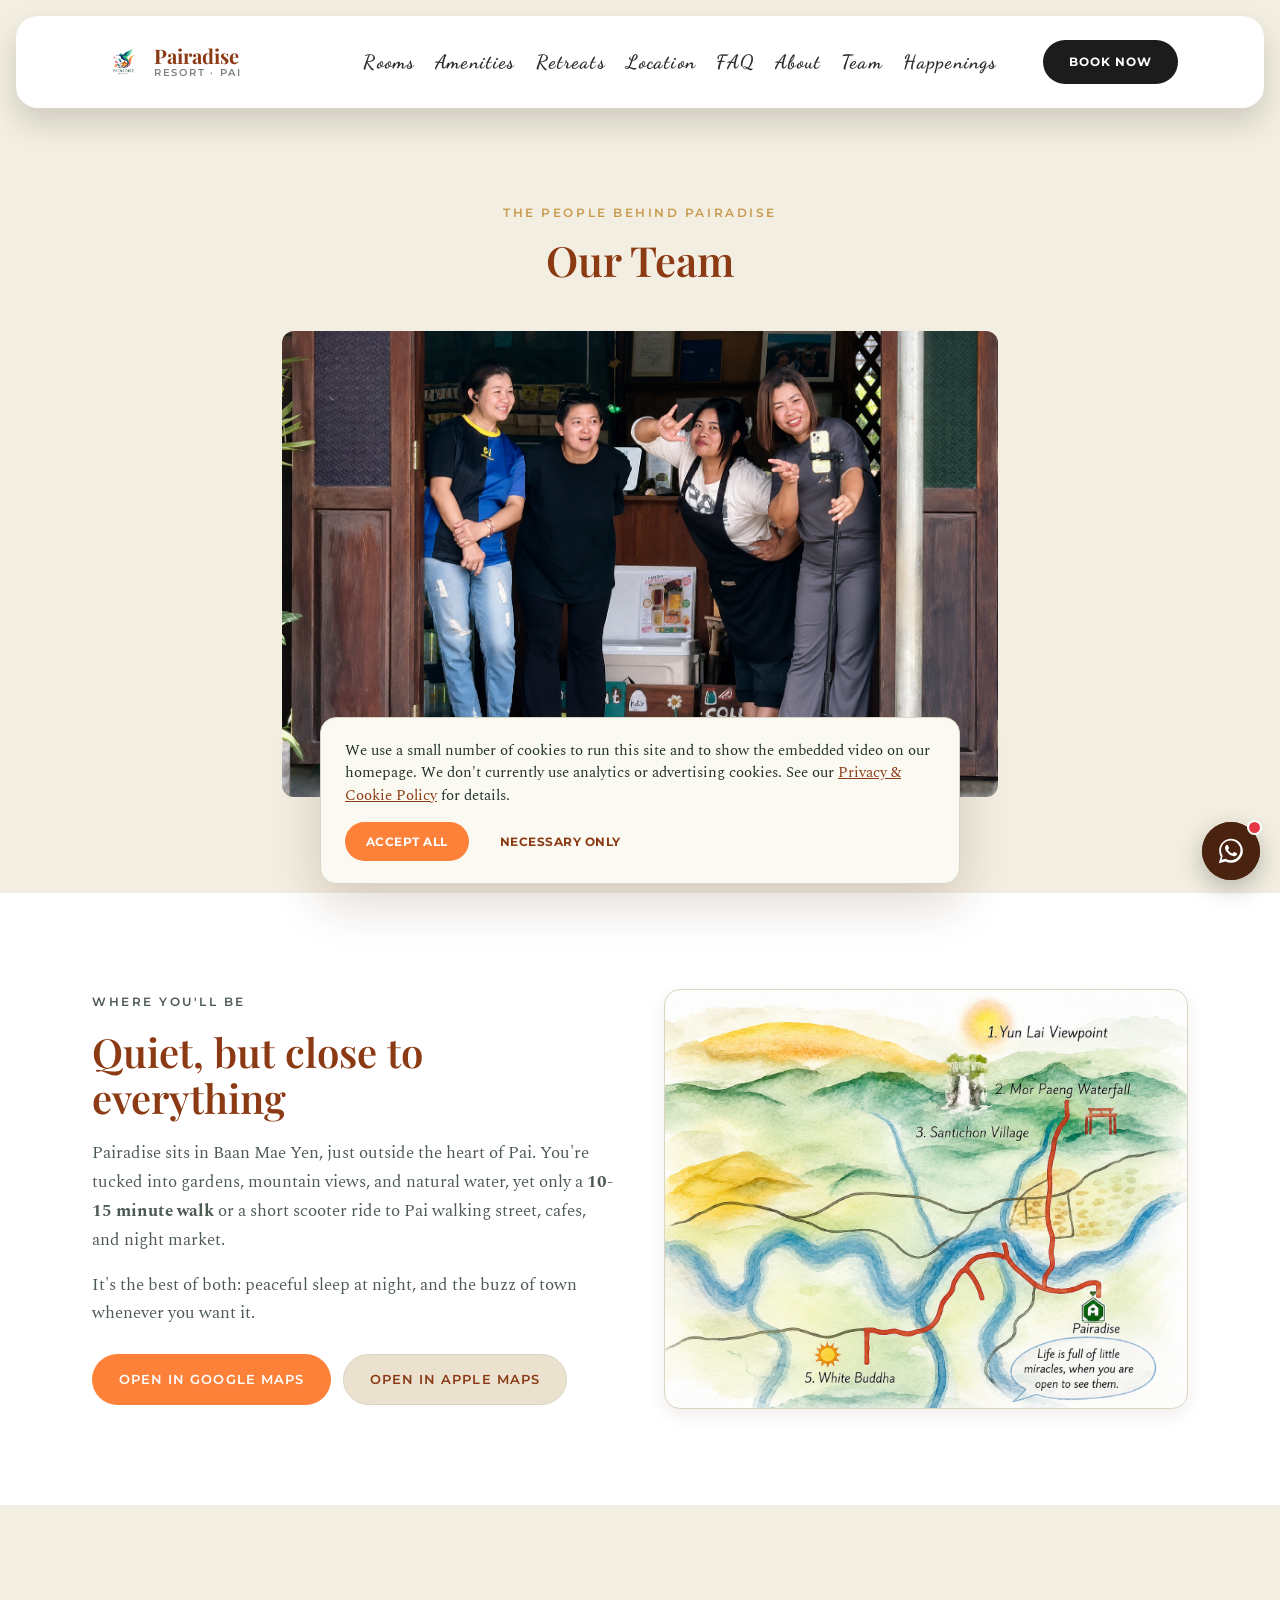
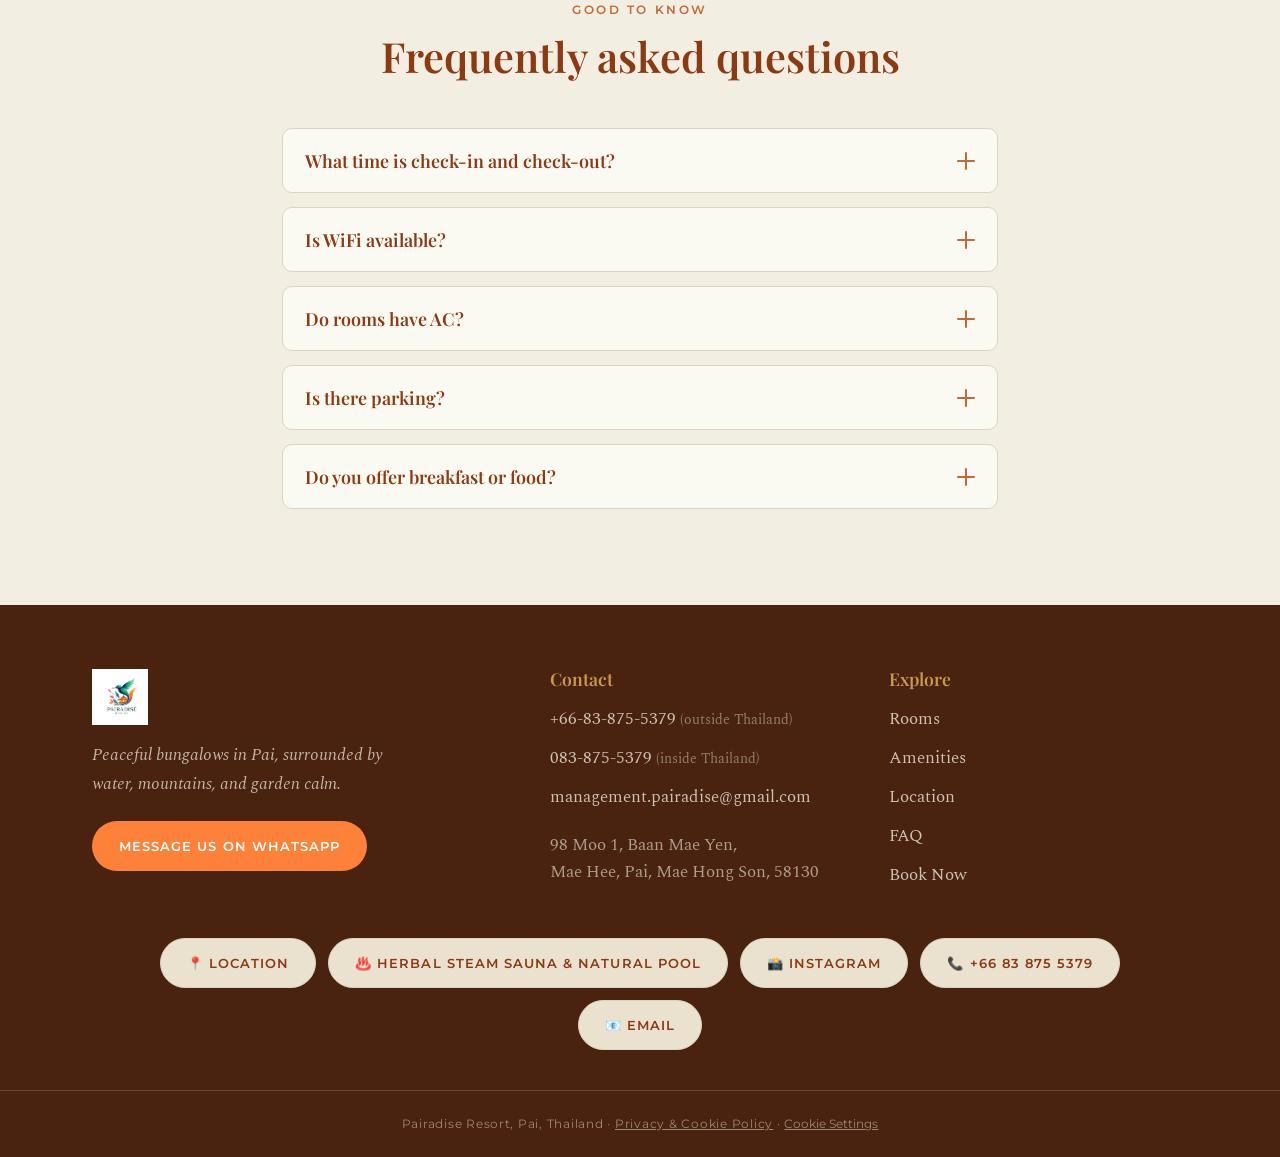
<file: team.html>
<!DOCTYPE html>
<html lang="en">
<head>
  <meta charset="UTF-8" />
  <meta name="viewport" content="width=device-width, initial-scale=1.0" />
  <title>Pairadise Resort | Team</title>
  <meta name="description" content="Quiet, natural bungalows in Pai, Thailand, surrounded by water, mountains, and garden calm. Just a 10-15 minute walk from Pai walking street. Check rooms and book your stay." />

  <link rel="icon" type="image/png" href="assets/pairadise-logo.png" />

  <!-- Google Fonts: Playfair Display (headings), Spectral (body), Montserrat (UI), Dancing Script (header nav accent) -->
  <link rel="preconnect" href="https://fonts.googleapis.com">
  <link rel="preconnect" href="https://fonts.gstatic.com" crossorigin>
  <link href="https://fonts.googleapis.com/css2?family=Playfair+Display:ital,wght@0,500;0,600;0,700;1,500;1,600&family=Spectral:ital,wght@0,400;0,500;1,400&family=Montserrat:wght@500;600;700&family=Dancing+Script:wght@600;700&display=swap" rel="stylesheet">

  <link rel="stylesheet" href="styles.css" />

  <!-- ============================================================
       Layout rules for the floating header (unified with index.html,
       about.html). Not covered by styles.css, so it's inlined here.
       Feel free to move this into styles.css instead.
       ============================================================ -->
  <style>
    :root {
      --header-h: 92px;
      --header-gap: 16px;
    }
    @media (max-width: 640px) {
      :root { --header-h: 78px; --header-gap: 12px; }
    }

    body {
      padding-top: calc(var(--header-h) + var(--header-gap));
    }

    .site-header {
      position: fixed;
      top: var(--header-gap);
      left: var(--header-gap);
      right: var(--header-gap);
      background: #fff;
      border-radius: 22px;
      box-shadow: 0 14px 30px rgba(0, 0, 0, 0.15);
      z-index: 1000;
    }
    .header-inner {
      display: flex;
      align-items: center;
      justify-content: space-between;
      gap: 20px;
      padding: 14px 32px;
      flex-wrap: nowrap;
    }

    .brand {
      display: flex;
      align-items: center;
      gap: 12px;
      text-decoration: none;
    }
    .brand-logo {
      height: 40px;
      width: auto;
    }

    .nav-list {
      display: flex;
      align-items: center;
      gap: 20px;
      flex-wrap: wrap;
      row-gap: 6px;
    }
    .nav-list a {
      font-family: 'Dancing Script', cursive;
      font-weight: 700;
      font-size: 1.2rem;
      color: #2b2b2b;
      text-decoration: none;
      white-space: nowrap;
      transition: color 0.2s ease;
    }
    .nav-list a:hover {
      color: #9c7c46;
    }

    .header-cta {
      background: #1c1c1c !important;
      color: #fff !important;
      font-family: 'Montserrat', sans-serif;
      font-weight: 700;
      font-size: 0.75rem;
      letter-spacing: 0.08em;
      text-transform: uppercase;
      padding: 12px 26px;
      border-radius: 999px;
      white-space: nowrap;
      border: none;
    }
    .header-cta:hover {
      background: #3a3a3a !important;
    }

    .menu-toggle .menu-bar {
      background: #2b2b2b;
    }
  </style>
</head>
<body>

  <!-- Skip link for keyboard / screen-reader users -->
  <a class="skip-link" href="#team">Skip to team</a>

  <!-- ============================================================
       1. STICKY HEADER
       ============================================================ -->
  <header class="site-header" id="top">
    <div class="container header-inner">
      <a class="brand" href="index.html" aria-label="Pairadise Resort home">
        <img src="assets/pairadise-logo.png" alt="Pairadise Resort" class="brand-logo" />
        <span class="brand-name">Pairadise<span class="brand-sub">Resort &middot; Pai</span></span>
      </a>

      <nav class="nav" id="nav" aria-label="Primary">
        <ul class="nav-list">
          <li><a href="index.html#rooms">Rooms</a></li>
          <li><a href="index.html#amenities">Amenities</a></li>
          <li><a href="register-interest.html">Retreats</a></li>
          <li><a href="index.html#location">Location</a></li>
          <li><a href="index.html#faq">FAQ</a></li>
          <li><a href="about.html">About</a></li>
          <li><a href="team.html">Team</a></li>
          <li><a href="happenings.html">Happenings</a></li>
        </ul>
      </nav>

      <a class="btn btn-primary header-cta" href="index.html#book-now">Book Now</a>

      <button class="menu-toggle" id="menuToggle" aria-label="Open menu" aria-expanded="false" aria-controls="nav">
        <span class="menu-bar"></span>
        <span class="menu-bar"></span>
        <span class="menu-bar"></span>
      </button>
    </div>
  </header>

  <main>

    <!-- ============================================================
         TEAM
         ============================================================ -->
    <section class="section" id="team">
      <div class="container container-narrow">
        <div class="section-head">
          <p class="eyebrow eyebrow-gold">The people behind Pairadise</p>
          <h2>Our Team</h2>
        </div>

        <img src="assets/team.png" alt="The Pairadise team" style="width:100%;border-radius:12px;margin-top:16px;" />

      </div>
    </section>

    <!-- ============================================================
         LOCATION
         ============================================================ -->
    <section class="section section-sand" id="location">
      <div class="container location-inner">
        <div class="location-text">
          <p class="eyebrow">Where you'll be</p>
          <h2>Quiet, but close to everything</h2>
          <p>Pairadise sits in Baan Mae Yen, just outside the heart of Pai. You're tucked into gardens, mountain views, and natural water, yet only a <strong>10-15 minute walk</strong> or a short scooter ride to Pai walking street, cafes, and night market.</p>
          <p>It's the best of both: peaceful sleep at night, and the buzz of town whenever you want it.</p>
          <div class="location-actions">
            <a class="btn btn-primary" href="https://maps.google.com/?q=Pairadise+Resort+Pai" target="_blank" rel="noopener noreferrer">Open in Google Maps</a>
            <a class="btn btn-soft" href="https://maps.apple.com/?q=Pairadise+Resort+Pai" target="_blank" rel="noopener noreferrer">Open in Apple Maps</a>
          </div>
        </div>
        <div class="location-img" style="background-image:url('assets/pai-map.png')" role="img" aria-label="Illustrated map of Pai showing Pairadise Resort alongside nearby landmarks: Yun Lai Viewpoint, Mor Paeng Waterfall, Santichon Village, and the White Buddha"></div>
      </div>
    </section>

    <!-- ============================================================
         FAQ
         ============================================================ -->
    <section class="section" id="faq">
      <div class="container container-narrow">
        <div class="section-head">
          <p class="eyebrow">Good to know</p>
          <h2>Frequently asked questions</h2>
        </div>

        <div class="faq-list">
          <div class="faq-item">
            <button class="faq-question" aria-expanded="false">
              <span>What time is check-in and check-out?</span>
              <span class="faq-icon" aria-hidden="true"></span>
            </button>
            <div class="faq-answer">
              <p>Check-in is from 2:00 PM and check-out is by 11:00 AM. Early check-in or late check-out may be possible on request. Just message us.</p>
            </div>
          </div>

          <div class="faq-item">
            <button class="faq-question" aria-expanded="false">
              <span>Is WiFi available?</span>
              <span class="faq-icon" aria-hidden="true"></span>
            </button>
            <div class="faq-answer">
              <p>Yes, high-speed WiFi is included free in every room and across the resort grounds.</p>
            </div>
          </div>

          <div class="faq-item">
            <button class="faq-question" aria-expanded="false">
              <span>Do rooms have AC?</span>
              <span class="faq-icon" aria-hidden="true"></span>
            </button>
            <div class="faq-answer">
              <p>Yes. Every bungalow and room has air conditioning, along with a private bathroom.</p>
            </div>
          </div>

          <div class="faq-item">
            <button class="faq-question" aria-expanded="false">
              <span>Is there parking?</span>
              <span class="faq-icon" aria-hidden="true"></span>
            </button>
            <div class="faq-answer">
              <p>Yes, free on-site parking is available for cars and scooters.</p>
            </div>
          </div>

          <div class="faq-item">
            <button class="faq-question" aria-expanded="false">
              <span>Do you offer breakfast or food?</span>
              <span class="faq-icon" aria-hidden="true"></span>
            </button>
            <div class="faq-answer">
              <p>Our Terrace View Restaurant serves breakfast and light meals with a view over the gardens. There are also many cafes and restaurants a short walk away in Pai.</p>
            </div>
          </div>
        </div>
      </div>
    </section>

  </main>

  <!-- ============================================================
       FOOTER / CONTACT
       ============================================================ -->
  <footer class="site-footer" id="contact">
    <div class="container footer-inner">

      <div class="footer-brand">
        <img src="assets/pairadise-logo.png" alt="Pairadise Resort" class="footer-logo" />
        <p class="footer-tag">Peaceful bungalows in Pai, surrounded by water, mountains, and garden calm.</p>
        <a class="btn btn-primary" href="https://wa.me/66838755379" target="_blank" rel="noopener noreferrer">Message us on WhatsApp</a>
      </div>

      <div class="footer-col">
        <h3>Contact</h3>
        <ul class="footer-contact">
          <li><a href="tel:+66838755379">+66-83-875-5379</a> <span class="muted">(outside Thailand)</span></li>
          <li><a href="tel:0838755379">083-875-5379</a> <span class="muted">(inside Thailand)</span></li>
          <li><a href="mailto:management.pairadise@gmail.com">management.pairadise@gmail.com</a></li>
        </ul>
        <address class="footer-address">
          98 Moo 1, Baan Mae Yen,<br />
          Mae Hee, Pai, Mae Hong Son, 58130
        </address>
      </div>

      <div class="footer-col">
        <h3>Explore</h3>
        <ul class="footer-nav">
          <li><a href="index.html#rooms">Rooms</a></li>
          <li><a href="index.html#amenities">Amenities</a></li>
          <li><a href="index.html#location">Location</a></li>
          <li><a href="index.html#faq">FAQ</a></li>
          <li><a href="index.html#book-now">Book Now</a></li>
        </ul>
      </div>

    </div>

    <div class="container footer-links">
      <a class="btn btn-soft" href="https://maps.app.goo.gl/sPkQn3jfHHbMvxtm8" target="_blank" rel="noopener noreferrer">📍 Location</a>
      <a class="btn btn-soft" href="https://maps.app.goo.gl/kFynA8NW3NiVCLh39" target="_blank" rel="noopener noreferrer">♨️ Herbal Steam Sauna &amp; Natural Pool</a>
      <a class="btn btn-soft" href="https://www.instagram.com/pairadise.resort/" target="_blank" rel="noopener noreferrer">📸 Instagram</a>
      <a class="btn btn-soft" href="tel:+66838755379">📞 +66 83 875 5379</a>
      <a class="btn btn-soft" href="mailto:management@hummingbirdhabit.com">📧 Email</a>
    </div>

    <div class="footer-bar">
      <p>Pairadise Resort, Pai, Thailand &middot; <a href="privacy-policy.html" style="color:inherit;text-decoration:underline;">Privacy &amp; Cookie Policy</a> &middot; <button type="button" onclick="PairadiseCookieConsent.open()" style="background:none;border:none;color:inherit;text-decoration:underline;cursor:pointer;font:inherit;padding:0;">Cookie Settings</button></p>
    </div>
  </footer>

  <script src="script.js"></script>
  <script src="cookie-consent.js" defer></script>
  <script src="whatsapp-widget.js" defer></script>
</body>
</html>
</file>
<file: styles.css>
/* ============================================================
   Pairadise Resort: Homepage styles
   Earthy, warm, bohemian-boutique. Mobile-first.
   ============================================================ */

:root {
  /* Brand palette (shared with the rest of the Pairadise site) */
  /* Color identity update: forest green -> orange, per the logo's
     accent color #FD8139. --forest is now the bright primary orange
     used for large surfaces (section backgrounds, buttons, icons).
     --forest-text is a new, darker orange derived from it, used
     anywhere --forest previously served as TEXT on a light background
     (headings, nav hover, etc), since the bright orange alone doesn't
     have enough contrast for body-sized text. --on-orange is new too:
     dark, near-black text for use on top of the bright --forest fill. */
  --forest:        #FD8139;
  --forest-text:   #8B3A14;
  --forest-deep:   #4A2210;
  --forest-soft:   #6B3618;
  --on-orange:     #1C1C1C;
  --cream:         #F2EEE1;
  --cream-card:    #FBFAF2;
  --sand:          #EAE2CF;
  --terracotta:    #BE6A3C;
  --terracotta-dk: #A4552C;
  --gold:          #C99A4E;
  --ink:           #21302A;
  --ink-soft:      #4C5A52;
  --muted:         #79847C;
  --line:          #DAD4C3;
  --line-light:    rgba(255,255,255,0.16);

  --font-display: 'Playfair Display', Georgia, serif;
  --font-body:    'Spectral', Georgia, 'Times New Roman', serif;
  --font-ui:      'Montserrat', Arial, sans-serif;

  --container: 1140px;
  --radius:    16px;
  --radius-sm: 10px;
  --shadow:    0 14px 40px rgba(74,34,16,0.10);
  --shadow-sm: 0 6px 18px rgba(74,34,16,0.08);
  --header-h:  74px;
}

*, *::before, *::after { box-sizing: border-box; margin: 0; padding: 0; }

html {
  scroll-behavior: smooth;
  scroll-padding-top: calc(var(--header-h) + var(--header-gap, 0px)); /* keep anchors clear of sticky header */
}

body {
  font-family: var(--font-body);
  color: var(--ink);
  background: var(--cream);
  line-height: 1.7;
  font-size: 1.0625rem;
  -webkit-font-smoothing: antialiased;
  overflow-x: hidden;
}

img { display: block; max-width: 100%; height: auto; }
a { color: inherit; text-decoration: none; }
ul { list-style: none; }

.container {
  width: 100%;
  max-width: var(--container);
  margin: 0 auto;
  padding: 0 22px;
}
.container-narrow { max-width: 760px; }

.eyebrow {
  font-family: var(--font-ui);
  font-size: 0.72rem;
  font-weight: 600;
  letter-spacing: 0.22em;
  text-transform: uppercase;
  color: var(--terracotta);
}
.eyebrow-gold { color: var(--gold); }

h1, h2, h3 { font-family: var(--font-display); font-weight: 600; line-height: 1.15; color: var(--forest-text); }

/* Skip link (accessibility) */
.skip-link {
  position: absolute;
  left: -999px;
  top: 0;
  background: var(--forest);
  color: var(--on-orange);
  padding: 12px 18px;
  z-index: 1000;
  font-family: var(--font-ui);
  border-radius: 0 0 var(--radius-sm) 0;
}
.skip-link:focus { left: 0; }

/* ---------- Buttons ---------- */
.btn {
  display: inline-flex;
  align-items: center;
  justify-content: center;
  gap: 8px;
  font-family: var(--font-ui);
  font-size: 0.82rem;
  font-weight: 600;
  letter-spacing: 0.08em;
  text-transform: uppercase;
  border-radius: 999px;
  padding: 13px 26px;
  cursor: pointer;
  border: 1.5px solid transparent;
  transition: background 0.2s, color 0.2s, border-color 0.2s, transform 0.1s;
  white-space: nowrap;
}
.btn:active { transform: translateY(1px); }
.btn-lg { padding: 16px 32px; font-size: 0.86rem; }

.btn-primary { background: var(--forest); color: #fff; }
.btn-primary:hover { background: var(--forest-soft); }

.btn-soft { background: var(--sand); color: var(--forest-text); border-color: var(--line); }
.btn-soft:hover { background: var(--cream); border-color: var(--forest-soft); }

.btn-ghost { background: transparent; color: var(--forest); border-color: rgba(253,129,57,0.75); }
.btn-ghost:hover { background: rgba(253,129,57,0.14); border-color: var(--forest); }

/* Visible keyboard focus everywhere */
a:focus-visible, button:focus-visible {
  outline: 3px solid var(--gold);
  outline-offset: 3px;
  border-radius: 6px;
}

/* ============================================================
   1. HEADER
   ============================================================ */
.site-header {
  position: sticky;
  top: 0;
  z-index: 100;
  background: rgba(251,250,242,0.92);
  backdrop-filter: blur(10px);
  border-bottom: 1px solid var(--line);
}
.header-inner {
  display: flex;
  align-items: center;
  gap: 18px;
  min-height: var(--header-h);
}
.brand { display: flex; align-items: center; gap: 12px; margin-right: auto; }
.brand-logo { height: 44px; width: auto; }
.brand-name {
  display: flex;
  flex-direction: column;
  font-family: var(--font-display);
  font-weight: 700;
  font-size: 1.25rem;
  color: var(--forest-text);
  line-height: 1.05;
}
.brand-sub {
  font-family: var(--font-ui);
  font-size: 0.6rem;
  font-weight: 600;
  letter-spacing: 0.18em;
  text-transform: uppercase;
  color: var(--muted);
  margin-top: 2px;
}

.nav-list { display: flex; gap: 28px; }
.nav-list a {
  font-family: var(--font-ui);
  font-size: 0.82rem;
  font-weight: 600;
  letter-spacing: 0.06em;
  color: var(--ink-soft);
  padding: 6px 0;
  position: relative;
}
.nav-list a::after {
  content: '';
  position: absolute;
  left: 0; bottom: 0;
  width: 0; height: 2px;
  background: var(--terracotta);
  transition: width 0.2s;
}
.nav-list a:hover { color: var(--forest-text); }
.nav-list a:hover::after { width: 100%; }

/* "Retreats (coming soon)" nav item */
.nav-soon { display: inline-flex; align-items: center; gap: 7px; }
.soon-badge {
  font-family: var(--font-ui);
  font-size: 0.56rem;
  font-weight: 700;
  letter-spacing: 0.1em;
  text-transform: uppercase;
  color: var(--terracotta);
  background: rgba(190,106,60,0.12);
  border: 1px solid rgba(190,106,60,0.3);
  border-radius: 999px;
  padding: 2px 7px;
  white-space: nowrap;
}

.header-cta { margin-left: 6px; }

/* The mobile-menu "Book Now" (injected by script.js) only shows inside the
   open mobile menu; hidden on desktop so it doesn't duplicate the header CTA. */
.nav-cta { display: none; }

/* Mobile menu toggle (hidden on desktop) */
.menu-toggle {
  display: none;
  flex-direction: column;
  justify-content: center;
  gap: 5px;
  width: 44px; height: 44px;
  background: transparent;
  border: none;
  cursor: pointer;
}
.menu-bar {
  display: block;
  width: 24px; height: 2px;
  background: var(--forest-text);
  border-radius: 2px;
  transition: transform 0.25s, opacity 0.2s;
}

/* ============================================================
   2. HERO
   ============================================================ */
.hero {
  position: relative;
  color: #fff;
  display: flex;
  align-items: center;
  min-height: min(86vh, 720px);
  padding: 90px 0 70px;
  overflow: hidden;
}
.hero-bg {
  position: absolute;
  inset: 0;
  /* Photo on top; gradient sits behind as a true fallback, only
     visible if hero.jpg fails to load. */
  background: url('assets/hero.jpg') center/cover no-repeat, linear-gradient(135deg, var(--forest-soft), var(--forest-deep));
  background-size: cover;
  background-position: center;
  z-index: 0;
}
.hero-overlay {
  position: absolute;
  inset: 0;
  background: linear-gradient(180deg, rgba(74,34,16,0.42) 0%, rgba(74,34,16,0.68) 100%);
  z-index: 1;
}
.hero-content { position: relative; z-index: 2; max-width: 720px; }
.hero-eyebrow { color: var(--gold); margin-bottom: 16px; }
.hero h1 {
  color: #fff;
  font-size: clamp(2.1rem, 5.6vw, 3.6rem);
  margin-bottom: 18px;
  text-shadow: 0 2px 18px rgba(0,0,0,0.25);
}
.hero-sub {
  font-size: clamp(1.05rem, 2.4vw, 1.3rem);
  font-style: italic;
  color: rgba(255,255,255,0.92);
  max-width: 540px;
  margin-bottom: 30px;
}
.hero-actions { display: flex; flex-wrap: wrap; gap: 14px; margin-bottom: 34px; }

.trust-notes {
  display: flex;
  flex-wrap: wrap;
  gap: 10px 14px;
}
.trust-notes li {
  font-family: var(--font-ui);
  font-size: 0.74rem;
  font-weight: 600;
  letter-spacing: 0.04em;
  background: rgba(255,255,255,0.14);
  border: 1px solid rgba(255,255,255,0.28);
  padding: 7px 14px;
  border-radius: 999px;
  backdrop-filter: blur(4px);
}
.trust-notes li::before { content: '✦ '; color: var(--gold); }

/* Hero video: responsive 16:9 embed beneath the hero text */
.hero-video {
  margin-top: 34px;
  width: 100%;
  max-width: 640px;
  aspect-ratio: 16 / 9;
  border-radius: var(--radius);
  overflow: hidden;
  box-shadow: var(--shadow);
  border: 1px solid rgba(255,255,255,0.18);
}
.hero-video-section {
  padding-top: 0;
  text-align: center;
}
.hero-video-section .hero-video {
  margin: 0 auto;
  border-color: var(--line);
}
.hero-video iframe {
  display: block;
  width: 100%;
  height: 100%;
  border: 0;
}

/* ============================================================
   Section scaffolding
   ============================================================ */
.section { padding: clamp(56px, 9vw, 96px) 0; }
.section-forest {
  background-color: var(--forest);
  background-image: url('assets/amenities-sketch.png');
  background-size: cover;
  background-position: center;
  background-repeat: no-repeat;
  color: var(--on-orange);
}
.section-forest .eyebrow-gold { color: var(--on-orange); }
.section-sand { background: #fff; }

.section-head { max-width: 640px; margin: 0 auto 48px; text-align: center; }
.section-head .eyebrow { display: block; margin-bottom: 12px; }
.section-head h2 { font-size: clamp(1.8rem, 4vw, 2.6rem); margin-bottom: 14px; }
.section-forest .section-head h2 { color: var(--on-orange); }
.section-lede { color: var(--ink-soft); font-size: 1.08rem; }
.section-lede-light { color: rgba(28,28,28,0.75); }

.card {
  background: var(--cream-card);
  border: 1px solid var(--line);
  border-radius: var(--radius);
  box-shadow: var(--shadow-sm);
  overflow: hidden;
}

/* ============================================================
   3. ROOM FINDER
   ============================================================ */
.room-grid {
  display: grid;
  grid-template-columns: repeat(auto-fill, minmax(300px, 1fr));
  gap: 26px;
}
.room-card { display: flex; flex-direction: column; transition: transform 0.2s, box-shadow 0.2s; }
.room-card:hover { transform: translateY(-4px); box-shadow: var(--shadow); }
.room-img {
  aspect-ratio: 4 / 3;
  background: var(--sand) center/cover no-repeat;
  border-bottom: 1px solid var(--line);
}
.room-body { padding: 22px 22px 24px; display: flex; flex-direction: column; flex: 1; }
.room-body h3 { font-size: 1.4rem; margin-bottom: 6px; }
.fit-tag {
  font-family: var(--font-ui);
  font-size: 0.74rem;
  font-weight: 600;
  letter-spacing: 0.05em;
  text-transform: uppercase;
  color: var(--terracotta);
  margin-bottom: 14px;
}
.chips { display: flex; flex-wrap: wrap; gap: 8px; margin-bottom: 22px; }
.chips li {
  font-family: var(--font-ui);
  font-size: 0.72rem;
  font-weight: 500;
  letter-spacing: 0.02em;
  color: var(--ink-soft);
  background: var(--sand);
  border-radius: 999px;
  padding: 5px 12px;
}
.room-actions { display: flex; gap: 10px; margin-top: auto; }
.room-actions .btn { flex: 1; padding: 12px 14px; font-size: 0.74rem; }

/* ============================================================
   4. AMENITIES
   ============================================================ */
.amenity-grid {
  display: grid;
  grid-template-columns: repeat(auto-fill, minmax(280px, 1fr));
  gap: 22px;
}
.amenity-card {
  background: var(--cream-card);
  border: 1px solid var(--line);
  border-radius: var(--radius);
  padding: 30px 26px;
  transition: transform 0.2s, box-shadow 0.2s;
}
.amenity-card:hover { transform: translateY(-4px); box-shadow: var(--shadow-sm); }
.amenity-icon {
  display: inline-flex;
  align-items: center;
  justify-content: center;
  width: 52px; height: 52px;
  font-size: 1.5rem;
  color: var(--forest);
  background: rgba(253,129,57,0.14);
  border-radius: 50%;
  margin-bottom: 18px;
}
.amenity-card h3 { color: var(--forest-text); font-size: 1.25rem; margin-bottom: 8px; }
.amenity-card p { color: var(--ink-soft); font-size: 0.98rem; }

/* ============================================================
   ABOUT
   ============================================================ */
.about-lead {
  font-size: 1.15rem;
  line-height: 1.75;
  color: var(--forest-text);
  border-left: 3px solid var(--gold);
  padding-left: 20px;
  margin-bottom: 28px;
}
.about-block {
  background: var(--cream-card);
  border-radius: 12px;
  padding: 32px 36px;
  margin: 32px 0;
}
.about-block > .eyebrow { margin-bottom: 10px; }
.about-pillars {
  display: grid;
  grid-template-columns: repeat(auto-fill, minmax(200px, 1fr));
  gap: 16px;
  margin: 20px 0 24px;
}
.about-pillar {
  background: var(--cream);
  border-radius: 8px;
  padding: 18px 20px;
  border-top: 2px solid var(--gold);
}
.about-pillar strong {
  display: block;
  font-family: var(--font-ui);
  font-size: 0.82rem;
  font-weight: 700;
  text-transform: uppercase;
  letter-spacing: 0.06em;
  color: var(--forest-text);
  margin-bottom: 6px;
}
.about-pillar p { font-size: 0.95rem; color: var(--ink-soft); margin: 0; }
.about-chips { margin: 20px 0 24px; }

/* ============================================================
   5. REVIEWS
   ============================================================ */
.review-grid {
  display: grid;
  grid-template-columns: repeat(auto-fill, minmax(260px, 1fr));
  gap: 22px;
}
.review-card { padding: 30px 28px; display: flex; flex-direction: column; }
.review-card blockquote {
  font-family: var(--font-display);
  font-style: italic;
  font-size: 1.22rem;
  line-height: 1.5;
  color: var(--forest-text);
  margin-bottom: 16px;
}
.review-card blockquote::before { content: '“'; color: var(--gold); font-size: 1.4em; line-height: 0; vertical-align: -0.3em; margin-right: 2px; }
.review-card figcaption {
  font-family: var(--font-ui);
  font-size: 0.76rem;
  font-weight: 600;
  letter-spacing: 0.05em;
  color: var(--muted);
  margin-top: auto;
}

/* ============================================================
   FEATURE STRIP (Steam Sauna)
   ============================================================ */
.feature-inner {
  display: grid;
  grid-template-columns: 1fr 1fr;
  gap: 48px;
  align-items: center;
}
.feature-img {
  aspect-ratio: 4 / 3;
  background: var(--cream-card) center/cover no-repeat;
  border-radius: var(--radius);
  border: 1px solid var(--line);
  box-shadow: var(--shadow);
}
.feature-text h2 { font-size: clamp(1.8rem, 4vw, 2.5rem); margin: 12px 0 18px; }
.feature-text p { color: var(--ink-soft); margin-bottom: 16px; }
.feature-text .btn { margin-top: 10px; }

@media (max-width: 900px) {
  .feature-inner { grid-template-columns: 1fr; gap: 28px; }
  .feature-img { order: -1; }
}

/* ============================================================
   6. LOCATION
   ============================================================ */
.location-inner {
  display: grid;
  grid-template-columns: 1fr 1fr;
  gap: 48px;
  align-items: center;
}
.location-text h2 { font-size: clamp(1.8rem, 4vw, 2.5rem); margin: 12px 0 18px; }
.location-text p { color: var(--ink-soft); margin-bottom: 16px; }
.location-actions { display: flex; flex-wrap: wrap; gap: 12px; margin-top: 26px; }
.location-img {
  aspect-ratio: 1402 / 1122;
  background: var(--cream-card) center/cover no-repeat;
  border-radius: var(--radius);
  border: 1px solid var(--line);
  box-shadow: var(--shadow-sm);
}

/* ============================================================
   7. FAQ ACCORDION
   ============================================================ */
.faq-list { display: flex; flex-direction: column; gap: 14px; }
.faq-item {
  background: var(--cream-card);
  border: 1px solid var(--line);
  border-radius: var(--radius-sm);
  overflow: hidden;
}
.faq-question {
  width: 100%;
  display: flex;
  align-items: center;
  justify-content: space-between;
  gap: 16px;
  text-align: left;
  background: transparent;
  border: none;
  cursor: pointer;
  padding: 20px 22px;
  font-family: var(--font-display);
  font-size: 1.12rem;
  font-weight: 600;
  color: var(--forest-text);
}
.faq-question:hover { color: var(--terracotta); }
.faq-icon {
  position: relative;
  flex-shrink: 0;
  width: 18px; height: 18px;
}
.faq-icon::before,
.faq-icon::after {
  content: '';
  position: absolute;
  background: var(--terracotta);
  border-radius: 2px;
  transition: transform 0.25s;
}
.faq-icon::before { top: 8px; left: 0; width: 18px; height: 2px; }       /* horizontal */
.faq-icon::after  { top: 0; left: 8px; width: 2px; height: 18px; }       /* vertical   */
.faq-question[aria-expanded="true"] .faq-icon::after { transform: scaleY(0); } /* becomes minus */

.faq-answer {
  max-height: 0;
  overflow: hidden;
  transition: max-height 0.3s ease;
}
.faq-answer p { padding: 0 22px 20px; color: var(--ink-soft); }

/* ============================================================
   8. FOOTER
   ============================================================ */
.site-footer { background: var(--forest-deep); color: rgba(242,238,225,0.78); padding-top: 64px; }
.footer-inner {
  display: grid;
  grid-template-columns: 1.4fr 1fr 1fr;
  gap: 40px;
  padding-bottom: 48px;
}
.footer-logo { height: 56px; width: auto; margin-bottom: 16px; }
.footer-tag { font-style: italic; max-width: 320px; margin-bottom: 22px; color: rgba(242,238,225,0.72); }
.footer-col h3 { color: var(--gold); font-size: 1.1rem; margin-bottom: 16px; }
.footer-contact { display: flex; flex-direction: column; gap: 10px; margin-bottom: 20px; }
.footer-contact a:hover { color: var(--gold); }
.footer-contact .muted { color: rgba(242,238,225,0.45); font-size: 0.85rem; }
.footer-address { font-style: normal; color: rgba(242,238,225,0.6); line-height: 1.6; }
.footer-nav { display: flex; flex-direction: column; gap: 10px; }
.footer-nav a:hover { color: var(--gold); }
.footer-links {
  display: flex;
  flex-wrap: wrap;
  gap: 12px;
  justify-content: center;
  padding: 0 22px 40px;
}
.footer-bar {
  border-top: 1px solid var(--line-light);
  padding: 22px;
  text-align: center;
  font-family: var(--font-ui);
  font-size: 0.78rem;
  letter-spacing: 0.06em;
  color: rgba(242,238,225,0.5);
}

/* ============================================================
   RESPONSIVE
   ============================================================ */

/* Tablet */
@media (max-width: 900px) {
  .location-inner { grid-template-columns: 1fr; gap: 30px; }
  .location-img { order: -1; }
  .footer-inner { grid-template-columns: 1fr 1fr; }
  .footer-brand { grid-column: 1 / -1; }
}

/* Mobile: collapse nav into a toggle menu */
@media (max-width: 760px) {
  .menu-toggle { display: flex; }
  .header-cta { display: none; } /* CTA appears inside the open menu instead */

  .nav {
    position: fixed;
    top: var(--header-h);
    left: 0;
    right: 0;
    background: var(--cream-card);
    border-bottom: 1px solid var(--line);
    box-shadow: var(--shadow);
    transform: translateY(-120%);
    transition: transform 0.3s ease;
    z-index: 90;
  }
  .nav.open { transform: translateY(0); }
  .nav-list { flex-direction: column; gap: 0; padding: 10px 22px 22px; }
  .nav-list li { border-bottom: 1px solid var(--line); }
  .nav-list a { display: block; padding: 16px 0; font-size: 1rem; }
  .nav-list a::after { display: none; }
  .nav-list .nav-cta {
    display: inline-flex;
    margin-top: 16px;
    width: 100%;
  }

  /* Animate hamburger → X when open */
  .menu-toggle[aria-expanded="true"] .menu-bar:nth-child(1) { transform: translateY(7px) rotate(45deg); }
  .menu-toggle[aria-expanded="true"] .menu-bar:nth-child(2) { opacity: 0; }
  .menu-toggle[aria-expanded="true"] .menu-bar:nth-child(3) { transform: translateY(-7px) rotate(-45deg); }

  .hero { min-height: auto; padding: 64px 0 56px; }
  .hero-actions .btn { flex: 1; }
  .footer-inner { grid-template-columns: 1fr; gap: 32px; }
}

@media (max-width: 420px) {
  .room-actions { flex-direction: column; }
}

/* Respect users who prefer reduced motion */
@media (prefers-reduced-motion: reduce) {
  html { scroll-behavior: auto; }
  * { transition: none !important; }
  .wa-widget-button::before { animation: none !important; opacity: 0 !important; }
}

/* ============================================================
   COOKIE CONSENT BANNER
   Injected into the DOM by cookie-consent.js on every page.
   ============================================================ */
.cookie-banner {
  position: fixed;
  left: 16px;
  right: 16px;
  bottom: 16px;
  z-index: 2000;
  max-width: 640px;
  margin: 0 auto;
  background: var(--cream-card);
  border: 1px solid var(--line);
  border-radius: var(--radius);
  box-shadow: 0 18px 50px rgba(74,34,16,0.18);
  padding: 22px 24px;
  display: flex;
  flex-direction: column;
  gap: 14px;
  transform: translateY(140%);
  transition: transform 0.35s ease;
}
.cookie-banner.is-visible { transform: translateY(0); }

.cookie-banner-text {
  font-family: var(--font-body);
  font-size: 0.92rem;
  line-height: 1.55;
  color: var(--ink);
}
.cookie-banner-text a {
  color: var(--forest-text);
  text-decoration: underline;
}

.cookie-banner-actions {
  display: flex;
  flex-wrap: wrap;
  gap: 10px;
}
.cookie-banner-actions button {
  font-family: var(--font-ui);
  font-size: 0.78rem;
  font-weight: 700;
  letter-spacing: 0.04em;
  text-transform: uppercase;
  border-radius: 999px;
  padding: 11px 20px;
  cursor: pointer;
  border: 1px solid transparent;
}
.cookie-accept-all {
  background: var(--forest);
  color: #fff;
  border: none;
}
.cookie-accept-all:hover { background: var(--forest-soft); }
.cookie-necessary-only {
  background: transparent;
  color: var(--forest-text);
  border-color: var(--line);
}
.cookie-necessary-only:hover { background: var(--cream); }

.cookie-settings-link {
  font-family: var(--font-ui);
  font-size: 0.76rem;
  color: var(--muted);
  background: none;
  border: none;
  cursor: pointer;
  text-decoration: underline;
  padding: 0;
}

@media (max-width: 480px) {
  .cookie-banner { left: 10px; right: 10px; bottom: 10px; padding: 18px 18px; }
}

/* ============================================================
   WHATSAPP CHAT WIDGET
   Injected into the DOM by whatsapp-widget.js.
   Uses WhatsApp's own brand green so it stays instantly
   recognizable, independent of the site's orange accent color.
   ============================================================ */
.wa-widget-button {
  position: fixed;
  right: 20px;
  bottom: 20px;
  z-index: 1900;
  width: 58px;
  height: 58px;
  border-radius: 50%;
  background: #4A2210;
  border: none;
  display: flex;
  align-items: center;
  justify-content: center;
  cursor: pointer;
  box-shadow: 0 8px 24px rgba(0,0,0,0.25);
  transition: transform 0.15s ease;
}
.wa-widget-button:hover { transform: scale(1.08); }
.wa-widget-button svg { width: 30px; height: 30px; }

/* Pulsing ring: draws the eye without being an animated GIF-style
   nuisance. Stops once the chat panel is opened (aria-expanded="true"
   is set by whatsapp-widget.js). */
.wa-widget-button::before {
  content: '';
  position: absolute;
  inset: 0;
  border-radius: 50%;
  background: #4A2210;
  z-index: -1;
  animation: wa-pulse-ring 2.4s ease-out infinite;
}
.wa-widget-button[aria-expanded="true"]::before {
  animation: none;
  opacity: 0;
}
@keyframes wa-pulse-ring {
  0%   { transform: scale(1);    opacity: 0.55; }
  100% { transform: scale(2.1);  opacity: 0; }
}

/* Small notification badge, standard "you have a message" cue. */
.wa-widget-button::after {
  content: '';
  position: absolute;
  top: -2px;
  right: -2px;
  width: 15px;
  height: 15px;
  background: #E63946;
  border: 2px solid #fff;
  border-radius: 50%;
  z-index: 1;
}
.wa-widget-button[aria-expanded="true"]::after {
  display: none;
}

.wa-widget-panel {
  position: fixed;
  right: 20px;
  bottom: 90px;
  z-index: 1900;
  width: 320px;
  max-width: calc(100vw - 32px);
  max-height: min(480px, calc(100vh - 130px));
  background: #fff;
  border-radius: 16px;
  box-shadow: 0 20px 60px rgba(0,0,0,0.25);
  overflow: hidden;
  display: flex;
  flex-direction: column;
  opacity: 0;
  transform: translateY(16px) scale(0.98);
  pointer-events: none;
  transition: opacity 0.2s ease, transform 0.2s ease;
}
.wa-widget-panel.is-open {
  opacity: 1;
  transform: translateY(0) scale(1);
  pointer-events: auto;
}

.wa-widget-header {
  background: #4A2210;
  color: #fff;
  padding: 16px 18px;
  display: flex;
  align-items: center;
  gap: 12px;
  flex-shrink: 0;
}
.wa-widget-avatar {
  width: 40px;
  height: 40px;
  border-radius: 50%;
  object-fit: cover;
  flex-shrink: 0;
  background: #fff;
}
.wa-widget-title {
  font-family: var(--font-ui);
  font-weight: 700;
  font-size: 0.92rem;
  line-height: 1.3;
}
.wa-widget-status {
  font-family: var(--font-ui);
  font-size: 0.74rem;
  color: rgba(255,255,255,0.8);
}
.wa-widget-close {
  margin-left: auto;
  background: none;
  border: none;
  color: #fff;
  font-size: 1.3rem;
  line-height: 1;
  cursor: pointer;
  padding: 4px;
}

.wa-widget-body {
  background: #e5ddd0;
  padding: 16px;
  overflow-y: auto;
  flex: 1 1 auto;
  display: flex;
  flex-direction: column;
  gap: 10px;
}
.wa-widget-bubble {
  background: #fff;
  border-radius: 10px;
  border-top-left-radius: 2px;
  padding: 10px 13px;
  font-family: var(--font-body);
  font-size: 0.88rem;
  line-height: 1.5;
  color: var(--ink);
  max-width: 88%;
  box-shadow: 0 1px 1px rgba(0,0,0,0.08);
}
.wa-widget-prompts {
  display: flex;
  flex-direction: column;
  gap: 8px;
  margin-top: 4px;
}
.wa-widget-prompt {
  text-align: left;
  background: #fff;
  border: 1px solid #d8d0c2;
  border-radius: 999px;
  padding: 9px 14px;
  font-family: var(--font-ui);
  font-size: 0.8rem;
  color: #4A2210;
  cursor: pointer;
  transition: background 0.15s ease;
}
.wa-widget-prompt:hover { background: #f5ede4; }

.wa-widget-footer {
  flex-shrink: 0;
  display: flex;
  align-items: center;
  gap: 8px;
  padding: 10px 12px;
  background: #f0f0f0;
  border-top: 1px solid #ddd;
}
.wa-widget-input {
  flex: 1 1 auto;
  border: 1px solid #ccc;
  border-radius: 999px;
  padding: 9px 14px;
  font-family: var(--font-body);
  font-size: 0.86rem;
  outline: none;
}
.wa-widget-input:focus { border-color: #4A2210; }
.wa-widget-send {
  flex-shrink: 0;
  width: 38px;
  height: 38px;
  border-radius: 50%;
  background: #4A2210;
  border: none;
  display: flex;
  align-items: center;
  justify-content: center;
  cursor: pointer;
}
.wa-widget-send svg { width: 18px; height: 18px; }

@media (max-width: 480px) {
  .wa-widget-button { right: 14px; bottom: 14px; width: 54px; height: 54px; }
  .wa-widget-panel { right: 12px; bottom: 82px; }
}
</file>
